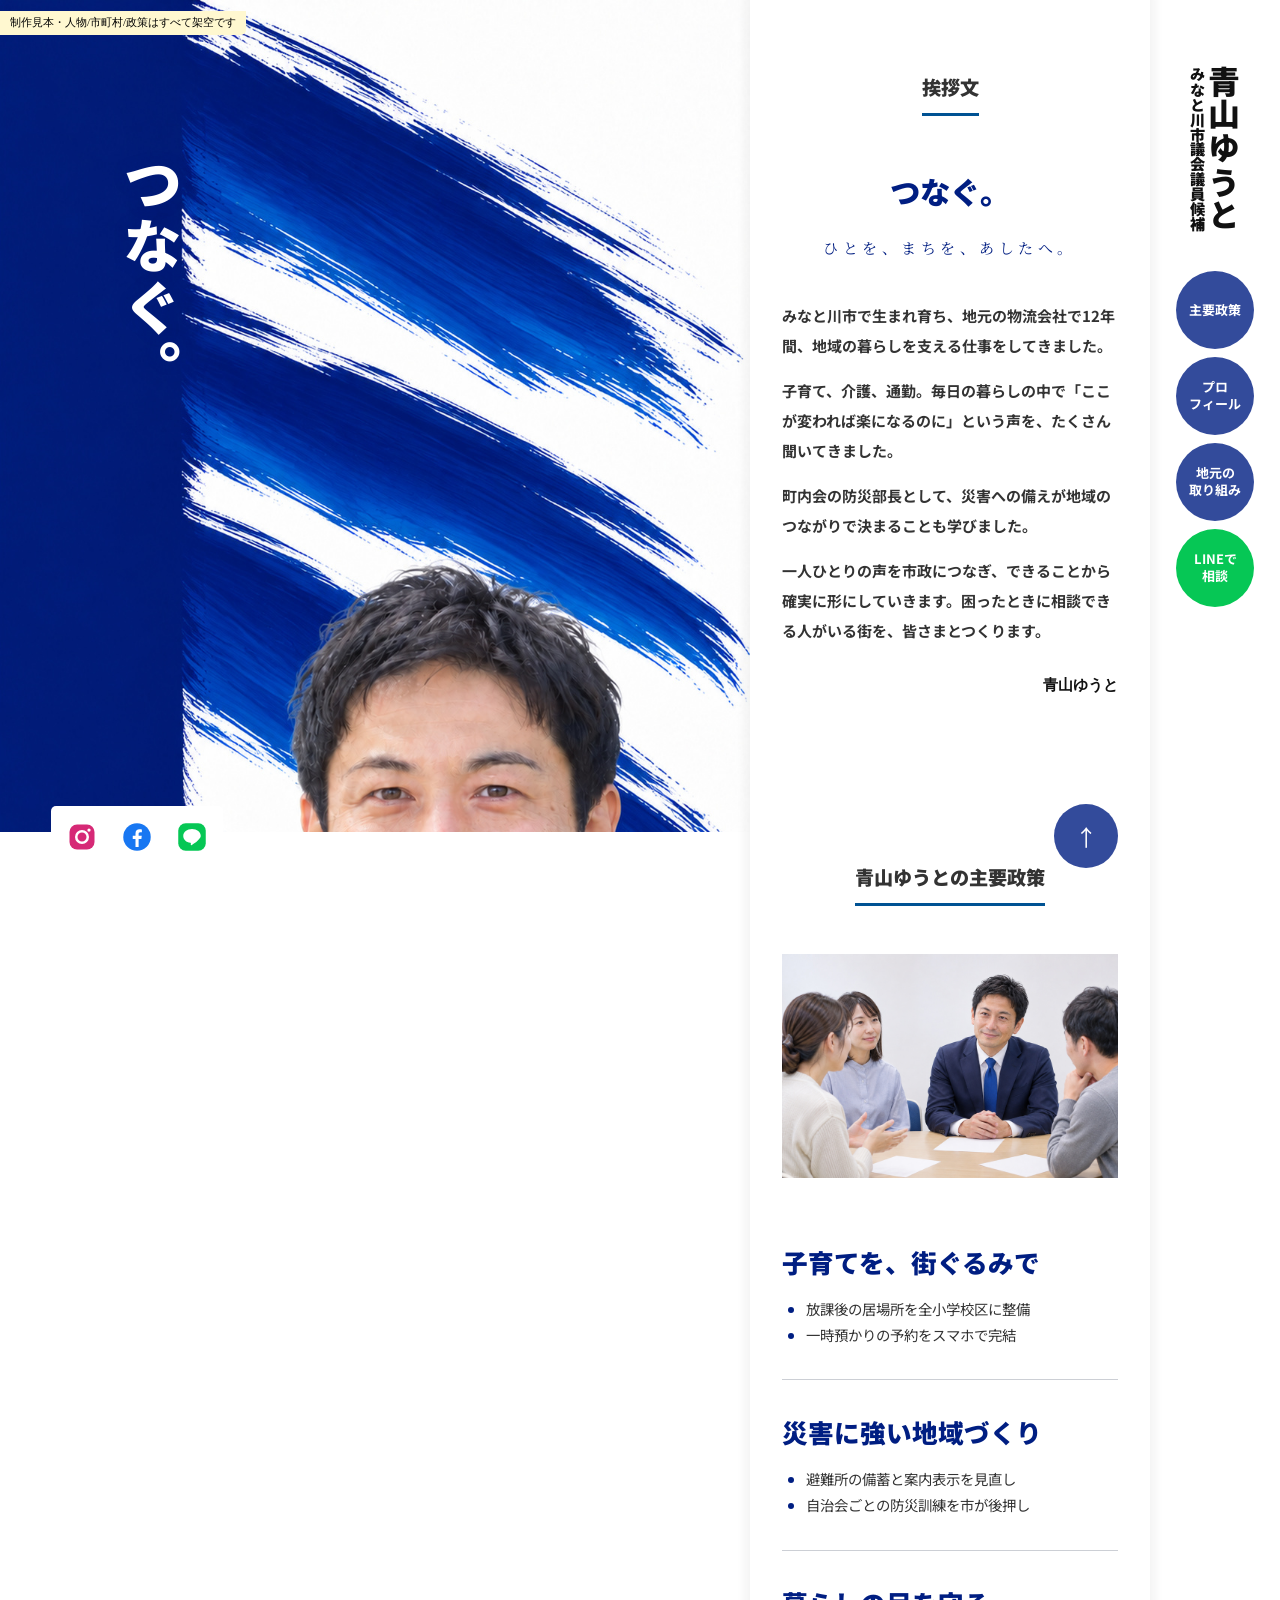
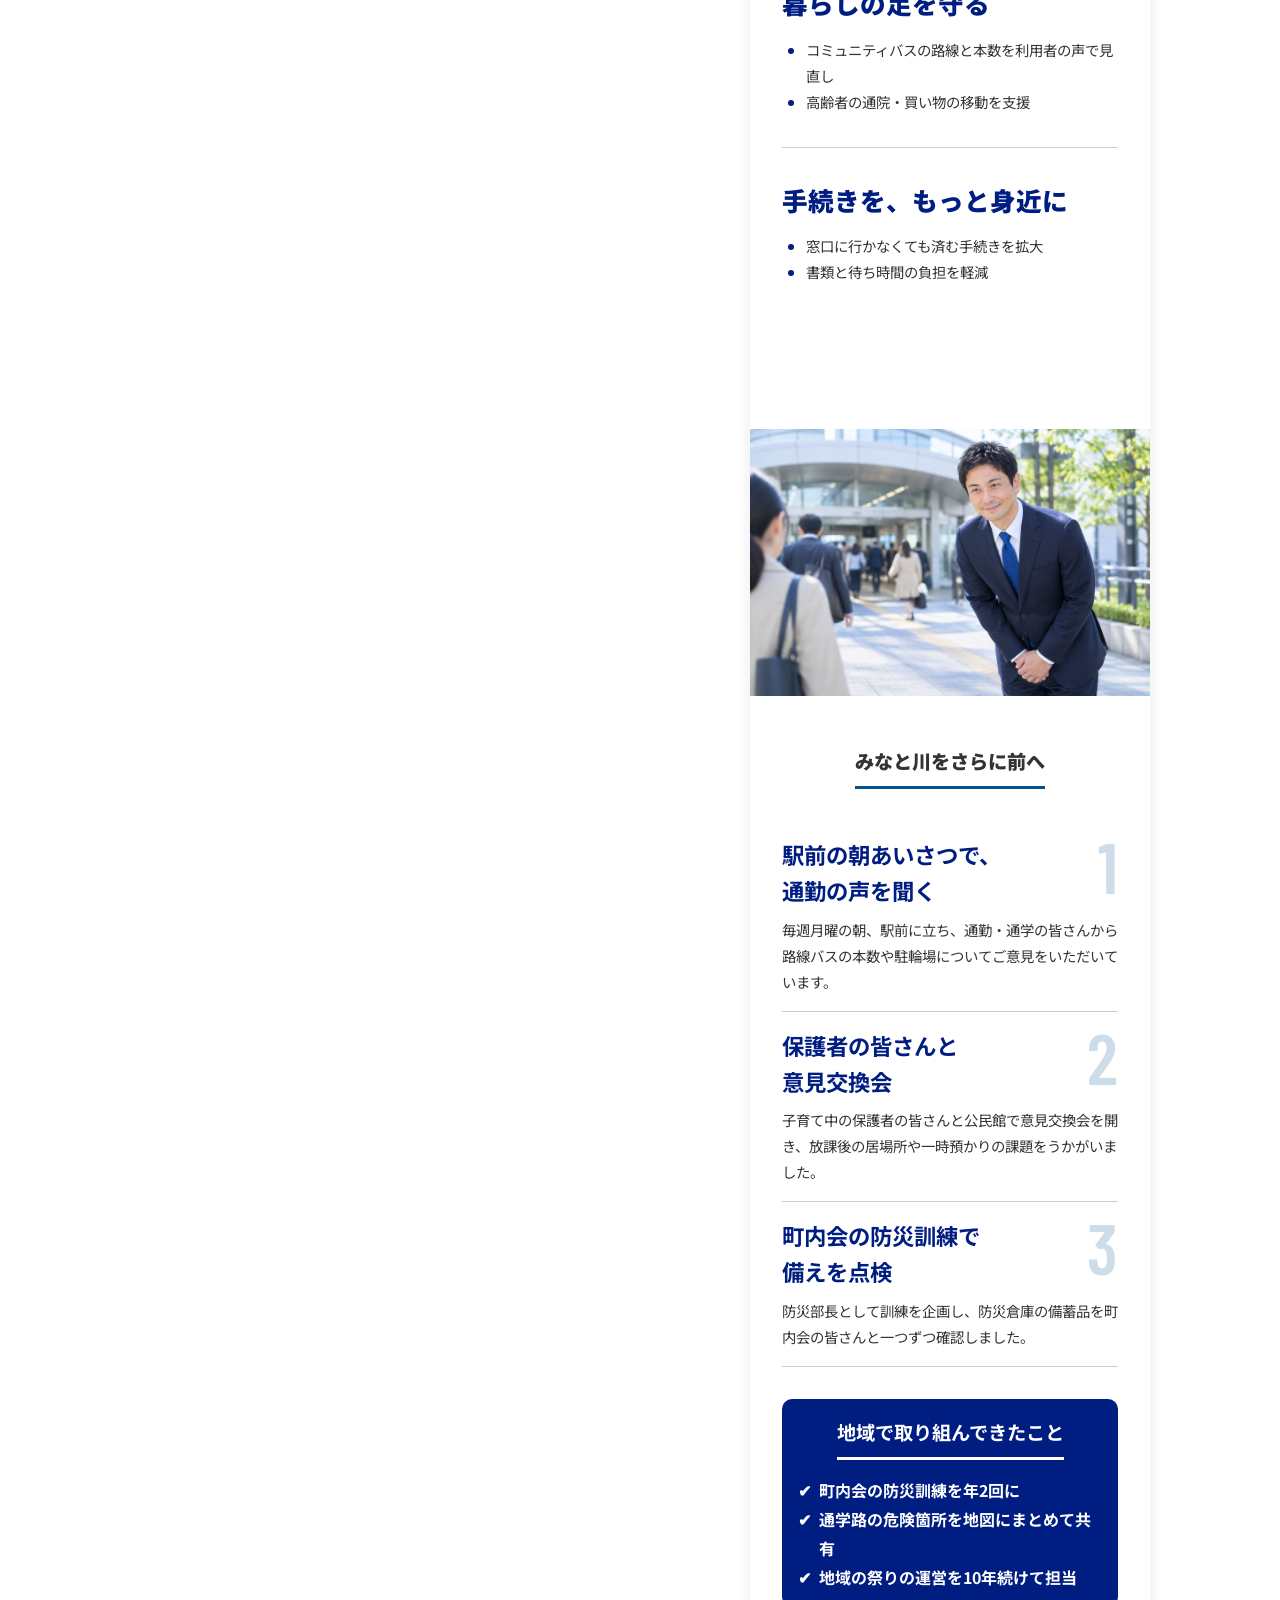
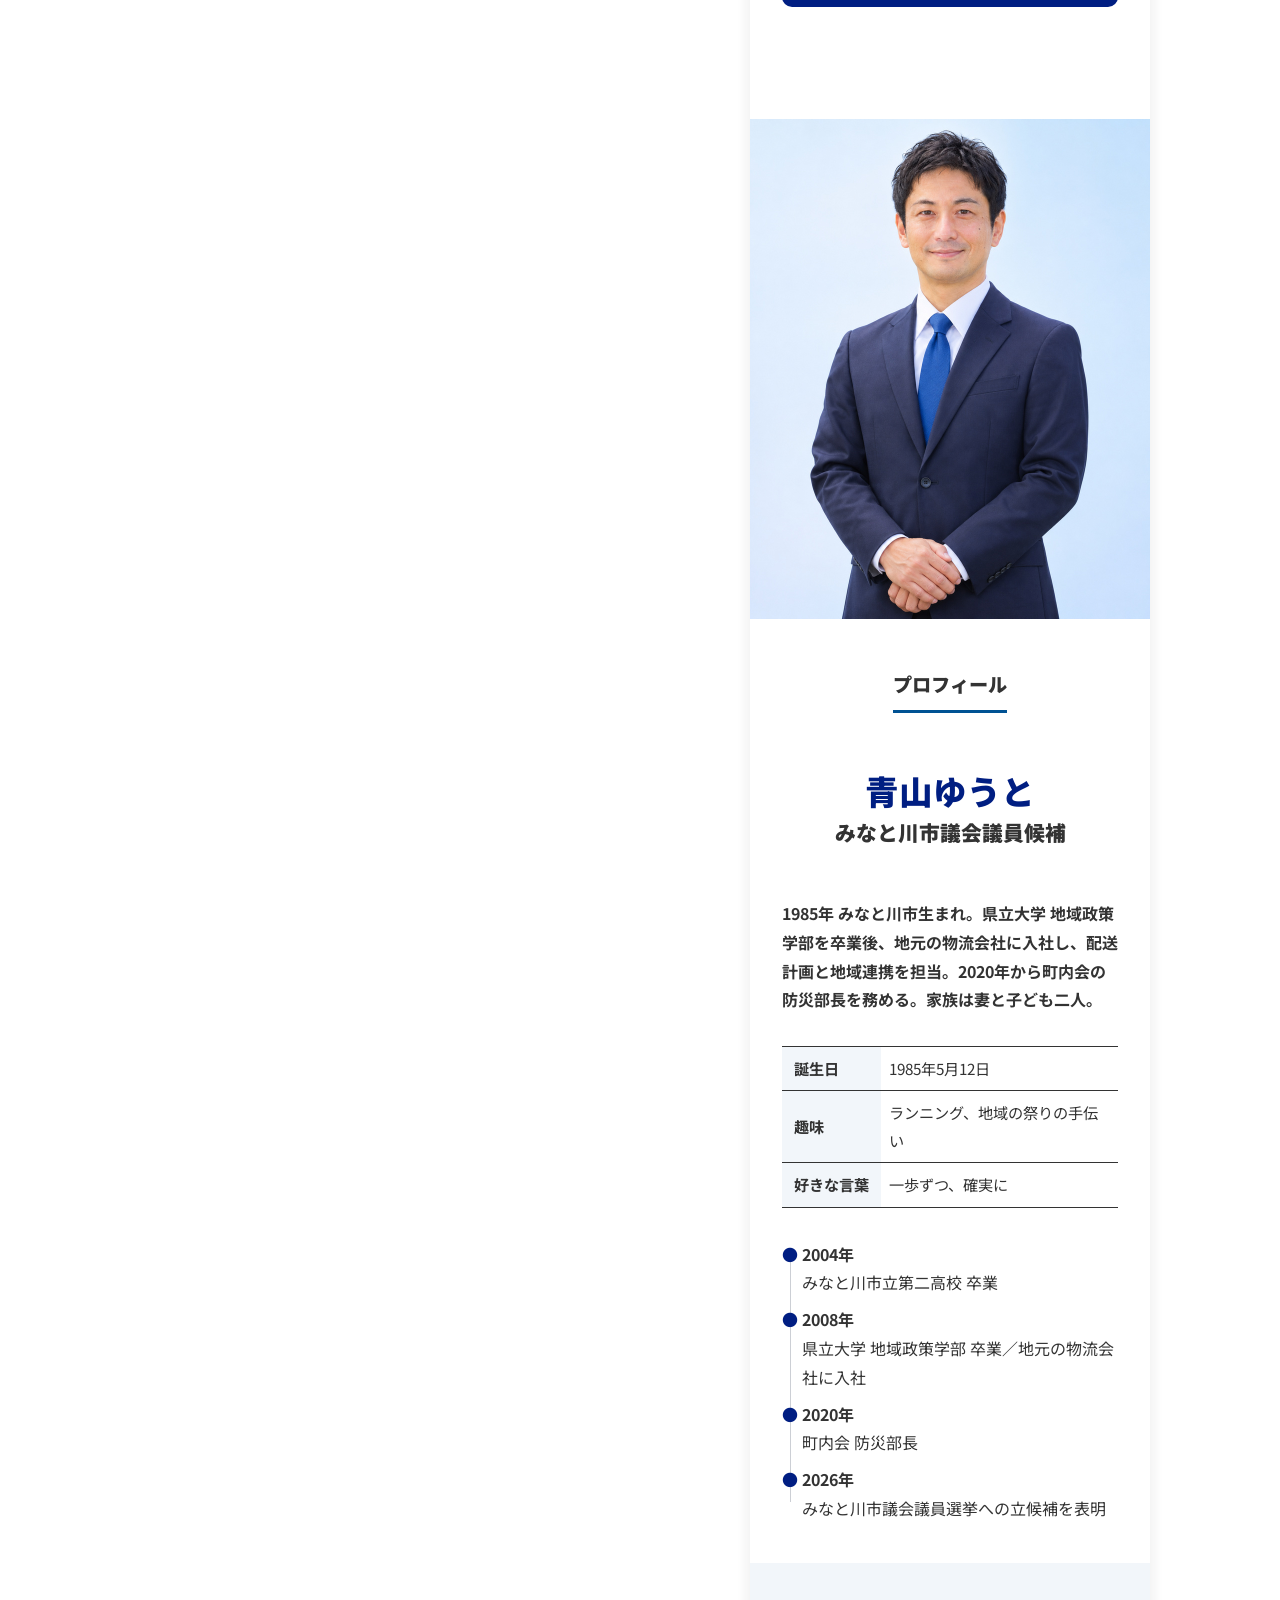
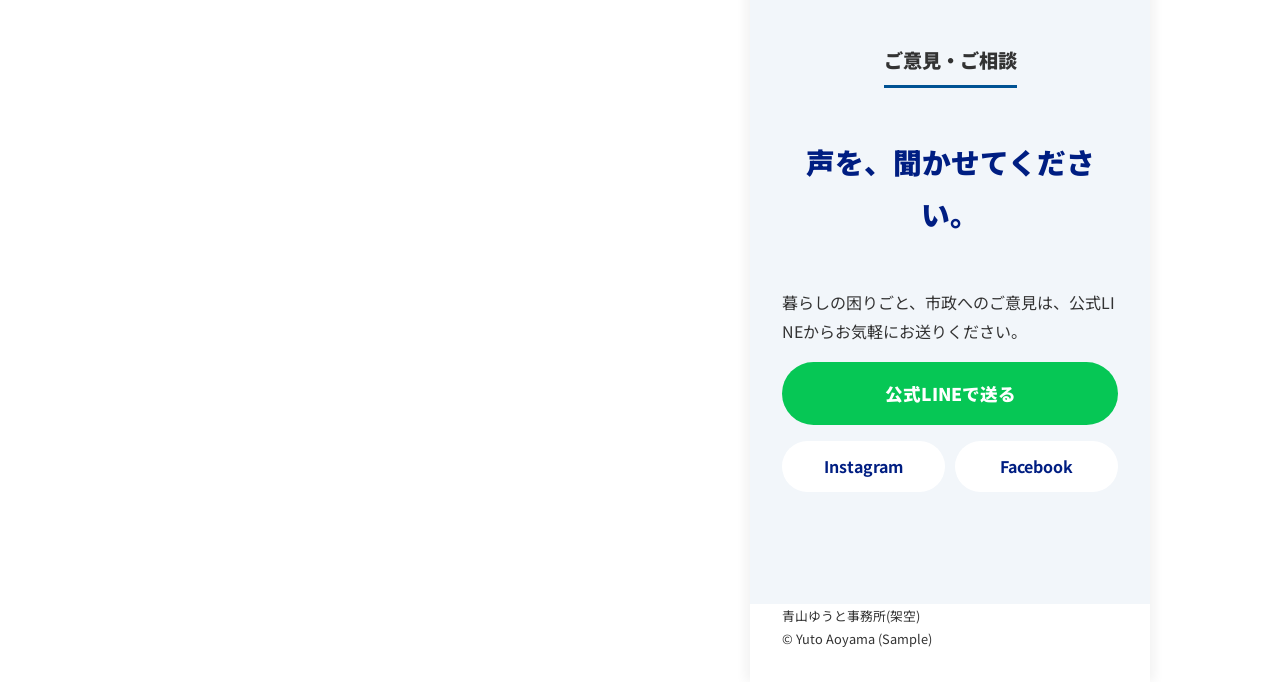
<file: index.html>
<!doctype html>
<html lang="ja">
<head>
<meta charset="utf-8">
<meta name="viewport" content="width=device-width,initial-scale=1">
<title>青山ゆうと 公式サイト(制作見本)</title>
<link href="https://fonts.googleapis.com/css2?family=Barlow+Condensed:wght@600&family=Noto+Sans+JP:wght@400;700;900&family=Noto+Serif+JP:wght@700&family=Yuji+Syuku&display=swap" rel="stylesheet">
<style>
/* 参考サイトの実測値をそのまま使用 */
:root{--basecolor:rgba(0,30,130,1);--subcolor2:rgba(0,95,180,1);--line:#333;--text:#333}
html,body{margin:0;padding:0;scroll-behavior:smooth}
body *{box-sizing:border-box;position:relative;line-height:1.8}
img{max-width:100%;display:block;height:auto}
a{color:inherit;transition:.3s}
ul{padding-left:1.5rem}
ul li::marker{color:var(--basecolor)}
.sample{position:fixed;left:0;top:0;z-index:50;font-size:11px;background:#fff8d0;padding:2px 10px;border-radius:0 0 5px 0}
#container{width:100%;display:flex;flex-wrap:nowrap;font-family:"Noto Sans JP",sans-serif;color:var(--text);background:#fff;word-break:break-all}
/* 背景:写真+筆の跡+縦書きスローガン(固定) */
.bgbox{z-index:0;width:100%;height:100dvh;max-height:65vw;position:fixed;left:0;top:0;overflow:hidden;background:#fff}
.bgbox .photo{position:absolute;left:0;top:0;width:calc(100% - 530px);height:100%;overflow:hidden}
.bgbox .photo picture,.bgbox .photo .main{display:block;width:100%;height:100%;object-fit:cover;object-position:60% top}
.bgbox .brush{position:absolute;left:-3%;top:-3%;height:106%;width:34%;max-width:none;object-fit:fill;opacity:.96}
.bgbox .brush2{left:auto;right:-14%;top:-10%;height:80%;transform:rotate(180deg);opacity:.9}
.bgbox .slogan{position:absolute;left:8%;top:18%;writing-mode:vertical-rl;color:#fff;font-weight:900;font-size:clamp(44px,4.6vw,72px);letter-spacing:.06em;line-height:1.1;text-shadow:0 0 14px rgba(0,30,130,.35)}
#site-header{width:calc(100% - 530px);height:100dvh;order:1}
.snsbt{position:fixed;bottom:2rem;left:4vw;background:#fff;padding:1rem;border-radius:5px;display:flex;gap:1rem 25px;align-items:center;z-index:5}
.snsbt a{display:block;width:30px;height:30px}
.snsbt a:hover{opacity:.6}
.snsbt svg{width:30px;height:30px;display:block}
/* 右の縦メニュー */
#menubox{width:130px;position:fixed;right:0;top:0;height:100%;z-index:10}
#mainmenu{display:flex;flex-direction:column;align-items:center;height:100%;padding:2rem 0 0}
#mainmenu h1{margin:2rem auto;display:flex;flex-direction:row-reverse;gap:2px;font-weight:900;color:#111}
#mainmenu h1 .nm{writing-mode:vertical-rl;font-size:2rem;letter-spacing:.04em;line-height:1}
#mainmenu h1 .pos{writing-mode:vertical-rl;font-size:.95rem;line-height:1.1;padding-top:2px}
#mainmenu ul{list-style:none;margin:0;padding:0 0 2rem}
#mainmenu li{margin-top:.5rem}
#mainmenu li a{display:flex;align-items:center;justify-content:center;text-align:center;border-radius:100px;color:#fff;text-decoration:none;background:rgba(0,30,130,.8);width:6em;height:6em;font-size:13px;font-weight:700;line-height:1.3}
#mainmenu li a:hover{background:rgba(1,60,147,1)}
#mainmenu li a.line{background:#06c755}
/* 中央の本文カラム */
#site-content{background:#fff;width:400px;order:2;box-shadow:5px 0 10px rgba(0,0,0,.05),-5px 0 10px rgba(0,0,0,.05);min-height:calc(100vh + 20px);margin:-10px 0;z-index:3}
section{padding:2rem}
section h1{border-bottom:3px solid #005293;display:block;width:fit-content;font-size:1.2rem;margin:3rem auto;padding:0 0 .5rem;text-align:center;font-weight:900}
section .catch{text-align:center;color:var(--basecolor);font-size:1.9rem;margin:3rem auto;font-weight:900}
section .catch span{font-size:1.3rem;color:var(--text);display:block;margin-top:-.5rem}
.subcatch{text-align:center;color:var(--basecolor);font-family:"Noto Serif JP",serif;letter-spacing:.3em;margin:-2rem auto 2.5rem;font-size:15px}
.message{font-weight:bold;font-size:1.1rem;line-height:2rem;margin:0 auto 3rem}
.message p{font-size:15px;line-height:2;margin:0 0 1em}
.sign{font-family:"Yuji Syuku",serif;font-size:2rem;text-align:right;color:#111;margin-top:1.5rem!important}
.policy h2{font-size:1.6rem;color:var(--basecolor);font-weight:900;text-align:left;margin:0;padding:2rem 0 0;border-top:1px solid rgba(2,17,46,.2);line-height:1.6}
.policy h2:first-of-type{border-top:none}
.policy ul{margin:.8rem 0 2rem}
.policy li{font-size:.9rem}
.fullimg{display:block;margin:5rem auto -2rem;z-index:5}
#area dl{margin:0}
#area dt{font-weight:bold;color:var(--basecolor);font-size:1.4rem;padding-right:3rem;line-height:1.6}
#area dt::before{position:absolute;font-size:4.5rem;font-family:"Barlow Condensed",sans-serif;font-weight:600;line-height:1;color:rgba(0,82,147,.2);right:0;top:-.5rem}
#area dt:nth-of-type(1)::before{content:'1'}#area dt:nth-of-type(2)::before{content:'2'}#area dt:nth-of-type(3)::before{content:'3'}
#area dd{margin:0 auto 1rem;padding:.5rem 0 1rem;border-bottom:1px solid #ccc;font-size:.9rem}
.ymbox{background:var(--basecolor);border-radius:10px;padding:1rem;color:#fff;margin-top:2rem}
.ymbox h2{border-bottom:3px solid #fff;margin:0 auto 1rem;padding:0 0 .5rem;width:fit-content;font-size:1.2rem}
.ymbox ul{list-style:none;margin:0;padding:0}
.ymbox li{font-weight:bold;display:flex;gap:.5rem}
.ymbox li::before{content:'✔';flex:none}
#profile .catch{font-size:2.1rem}
#profile .catch+p{font-weight:bold}
#profile table{margin:2rem auto;border-collapse:collapse;border-bottom:1px solid var(--line);width:100%}
#profile th,#profile td{padding:.5rem;border-top:1px solid var(--line);text-align:left;font-size:.95rem}
#profile th{padding:.5rem .75rem;background:rgba(0,82,147,.05);white-space:nowrap}
#profile dl{margin:0}
#profile dt,#profile dd{padding:0 0 0 1.25em;margin:0}
#profile dt{font-weight:bold}
#profile dd{padding-bottom:.5rem}
#profile dt::before{content:'●';position:absolute;color:var(--basecolor);left:0;top:0;z-index:5}
#profile dt::after,#profile dd::after{content:'';position:absolute;left:.5em;top:.5em;width:1px;height:100%;z-index:2;background:rgba(2,17,46,.2)}
#profile dd:last-of-type::after{display:none}
#contact{background:rgba(0,82,147,.05);margin-bottom:-6rem;padding-bottom:7rem}
#contact .catch{font-size:1.8rem}
.btn-line{display:block;text-align:center;background:#06c755;color:#fff;font-weight:900;text-decoration:none;border-radius:2rem;padding:1rem;font-size:1.1rem}
.sns2{display:flex;gap:10px;margin-top:1rem}
.sns2 a{flex:1;text-align:center;text-decoration:none;font-weight:bold;color:var(--basecolor);background:#fff;border-radius:2rem;padding:.7rem}
footer{padding:2rem;font-size:.8rem}
#pagetop{z-index:10;position:sticky;bottom:2rem;padding:0 2rem;text-align:right}
#pagetop a{width:4rem;height:4rem;display:inline-flex;align-items:center;justify-content:center;background:rgba(0,30,130,.8);border-radius:4rem;color:#fff;text-decoration:none;font-size:1.4rem}
#menubox2{display:none}
@media(max-width:860px){
  #site-header{display:none}
  #site-content{width:calc(100vw - 170px);margin:0 auto 0 0}
  #menubox{width:170px}
  .bgbox .photo{width:100%}
}
@media(max-width:560px){
  #container{display:block}
  #menubox{display:none}
  #menubox2{display:flex;position:absolute;top:0;left:0;width:100%;height:90px;background:#fff;z-index:40;justify-content:space-between;align-items:center;padding:0 1rem}
  #menubox2 .logo{font-weight:900;font-size:1.5rem;color:#111;line-height:1.1}
  #menubox2 .logo small{display:block;font-size:.7rem}
  #ocbt{width:70px;height:70px;border-radius:4rem;background:var(--basecolor);color:#fff;display:flex;flex-direction:column;align-items:center;justify-content:center;gap:4px;font-size:.6rem;text-decoration:none}
  #ocbt i{display:block;width:30px;height:4px;border-radius:3px;background:#fff}
  .bgbox{position:relative;height:100dvh;min-height:640px;max-height:180vw;padding-top:90px}
  .bgbox .photo{position:absolute;top:90px;width:100%;height:calc(100% - 90px)}
  .bgbox .photo .main{object-position:center top}
  .bgbox .brush{width:44%}
  .bgbox .slogan{top:calc(90px + 6%);left:7%;font-size:56px}
  .snsbt{position:absolute;bottom:2rem;left:2rem;width:calc(100% - 4rem);justify-content:center}
  #site-content{width:100%;margin:0;box-shadow:none}
}
</style>
</head>
<body>
<p class="sample">制作見本・人物/市町村/政策はすべて架空です</p>
<div id="container">
  <div class="bgbox">
    <div class="photo">
      <picture><source srcset="img/top_sp.jpg" media="(max-width:560px)"><img class="main" src="img/top_pc.jpg" alt=""></picture>
      <p class="slogan">つなぐ。</p>
    </div>
  </div>
  <header id="site-header">
    <div class="snsbt">
      <a href="#" aria-label="Instagram"><svg viewBox="0 0 24 24"><rect x="2" y="2" width="20" height="20" rx="6" fill="#d62976"/><circle cx="12" cy="12" r="4.6" fill="none" stroke="#fff" stroke-width="2"/><circle cx="17.6" cy="6.4" r="1.3" fill="#fff"/></svg></a>
      <a href="#" aria-label="Facebook"><svg viewBox="0 0 24 24"><circle cx="12" cy="12" r="11" fill="#1877f2"/><path d="M13.3 20v-6.4h2.2l.3-2.6h-2.5V9.5c0-.7.2-1.3 1.3-1.3h1.3V5.9c-.6-.1-1.3-.1-1.9-.1-1.9 0-3.2 1.2-3.2 3.3V11H8.6v2.6h2.2V20z" fill="#fff"/></svg></a>
      <a href="#" aria-label="LINE"><svg viewBox="0 0 24 24"><rect x="1" y="1" width="22" height="22" rx="6" fill="#06c755"/><path d="M12 5.5c-4 0-7 2.5-7 5.6 0 2.8 2.4 5.1 5.7 5.5.6.1.4.6.3 1.6 0 .3.3.5.6.3 2.6-1.5 5.4-3.6 6.6-5.5.5-.6.8-1.3.8-1.9 0-3.1-3-5.6-7-5.6z" fill="#fff"/></svg></a>
    </div>
  </header>
  <div id="menubox">
    <nav id="mainmenu">
      <h1><span class="nm">青山ゆうと</span><span class="pos">みなと川市議会議員候補</span></h1>
      <ul>
        <li><a href="#policy">主要政策</a></li>
        <li><a href="#profile">プロ<br>フィール</a></li>
        <li><a href="#area">地元の<br>取り組み</a></li>
        <li><a class="line" href="#contact">LINEで<br>相談</a></li>
      </ul>
    </nav>
  </div>
  <div id="menubox2"><p class="logo"><small>みなと川市議会議員候補</small>青山ゆうと</p><a id="ocbt" href="#policy"><i></i><i></i><i></i>メニュー</a></div>

  <div id="site-content">
    <main>
      <section id="message">
        <h1>挨拶文</h1>
        <p class="catch">つなぐ。</p>
        <p class="subcatch">ひとを、まちを、あしたへ。</p>
        <div class="message">
          <p>みなと川市で生まれ育ち、地元の物流会社で12年間、地域の暮らしを支える仕事をしてきました。</p>
          <p>子育て、介護、通勤。毎日の暮らしの中で「ここが変われば楽になるのに」という声を、たくさん聞いてきました。</p>
          <p>町内会の防災部長として、災害への備えが地域のつながりで決まることも学びました。</p>
          <p>一人ひとりの声を市政につなぎ、できることから確実に形にしていきます。困ったときに相談できる人がいる街を、皆さまとつくります。</p>
          <p class="sign">青山ゆうと</p>
        </div>
      </section>

      <section id="policy" class="policy">
        <h1>青山ゆうとの主要政策</h1>
        <img src="img/act2.jpg" alt="">
        <div style="margin-top:2rem">
          <h2>子育てを、街ぐるみで</h2>
          <ul><li>放課後の居場所を全小学校区に整備</li><li>一時預かりの予約をスマホで完結</li></ul>
          <h2>災害に強い地域づくり</h2>
          <ul><li>避難所の備蓄と案内表示を見直し</li><li>自治会ごとの防災訓練を市が後押し</li></ul>
          <h2>暮らしの足を守る</h2>
          <ul><li>コミュニティバスの路線と本数を利用者の声で見直し</li><li>高齢者の通院・買い物の移動を支援</li></ul>
          <h2>手続きを、もっと身近に</h2>
          <ul><li>窓口に行かなくても済む手続きを拡大</li><li>書類と待ち時間の負担を軽減</li></ul>
        </div>
      </section>

      <div class="fullimg"><img src="img/act1.jpg" alt=""></div>
      <section id="area">
        <h1>みなと川をさらに前へ</h1>
        <dl>
          <dt>駅前の朝あいさつで、<br>通勤の声を聞く</dt>
          <dd>毎週月曜の朝、駅前に立ち、通勤・通学の皆さんから路線バスの本数や駐輪場についてご意見をいただいています。</dd>
          <dt>保護者の皆さんと<br>意見交換会</dt>
          <dd>子育て中の保護者の皆さんと公民館で意見交換会を開き、放課後の居場所や一時預かりの課題をうかがいました。</dd>
          <dt>町内会の防災訓練で<br>備えを点検</dt>
          <dd>防災部長として訓練を企画し、防災倉庫の備蓄品を町内会の皆さんと一つずつ確認しました。</dd>
        </dl>
        <div class="ymbox">
          <h2>地域で取り組んできたこと</h2>
          <ul><li>町内会の防災訓練を年2回に</li><li>通学路の危険箇所を地図にまとめて共有</li><li>地域の祭りの運営を10年続けて担当</li></ul>
        </div>
      </section>

      <div class="fullimg"><img src="img/profile.jpg" alt=""></div>
      <section id="profile">
        <h1>プロフィール</h1>
        <p class="catch">青山ゆうと<span>みなと川市議会議員候補</span></p>
        <p>1985年 みなと川市生まれ。県立大学 地域政策学部を卒業後、地元の物流会社に入社し、配送計画と地域連携を担当。2020年から町内会の防災部長を務める。家族は妻と子ども二人。</p>
        <table>
          <tr><th>誕生日</th><td>1985年5月12日</td></tr>
          <tr><th>趣味</th><td>ランニング、地域の祭りの手伝い</td></tr>
          <tr><th>好きな言葉</th><td>一歩ずつ、確実に</td></tr>
        </table>
        <dl>
          <dt>2004年</dt><dd>みなと川市立第二高校 卒業</dd>
          <dt>2008年</dt><dd>県立大学 地域政策学部 卒業／地元の物流会社に入社</dd>
          <dt>2020年</dt><dd>町内会 防災部長</dd>
          <dt>2026年</dt><dd>みなと川市議会議員選挙への立候補を表明</dd>
        </dl>
      </section>

      <section id="contact">
        <h1>ご意見・ご相談</h1>
        <p class="catch">声を、聞かせてください。</p>
        <p>暮らしの困りごと、市政へのご意見は、公式LINEからお気軽にお送りください。</p>
        <a class="btn-line" href="#">公式LINEで送る</a>
        <div class="sns2"><a href="#">Instagram</a><a href="#">Facebook</a></div>
      </section>
    </main>
    <div id="pagetop"><a href="#container" aria-label="ページの先頭へ">↑</a></div>
    <footer>青山ゆうと事務所(架空)<br>© Yuto Aoyama (Sample)</footer>
  </div>
</div>
</body>
</html>
</file>
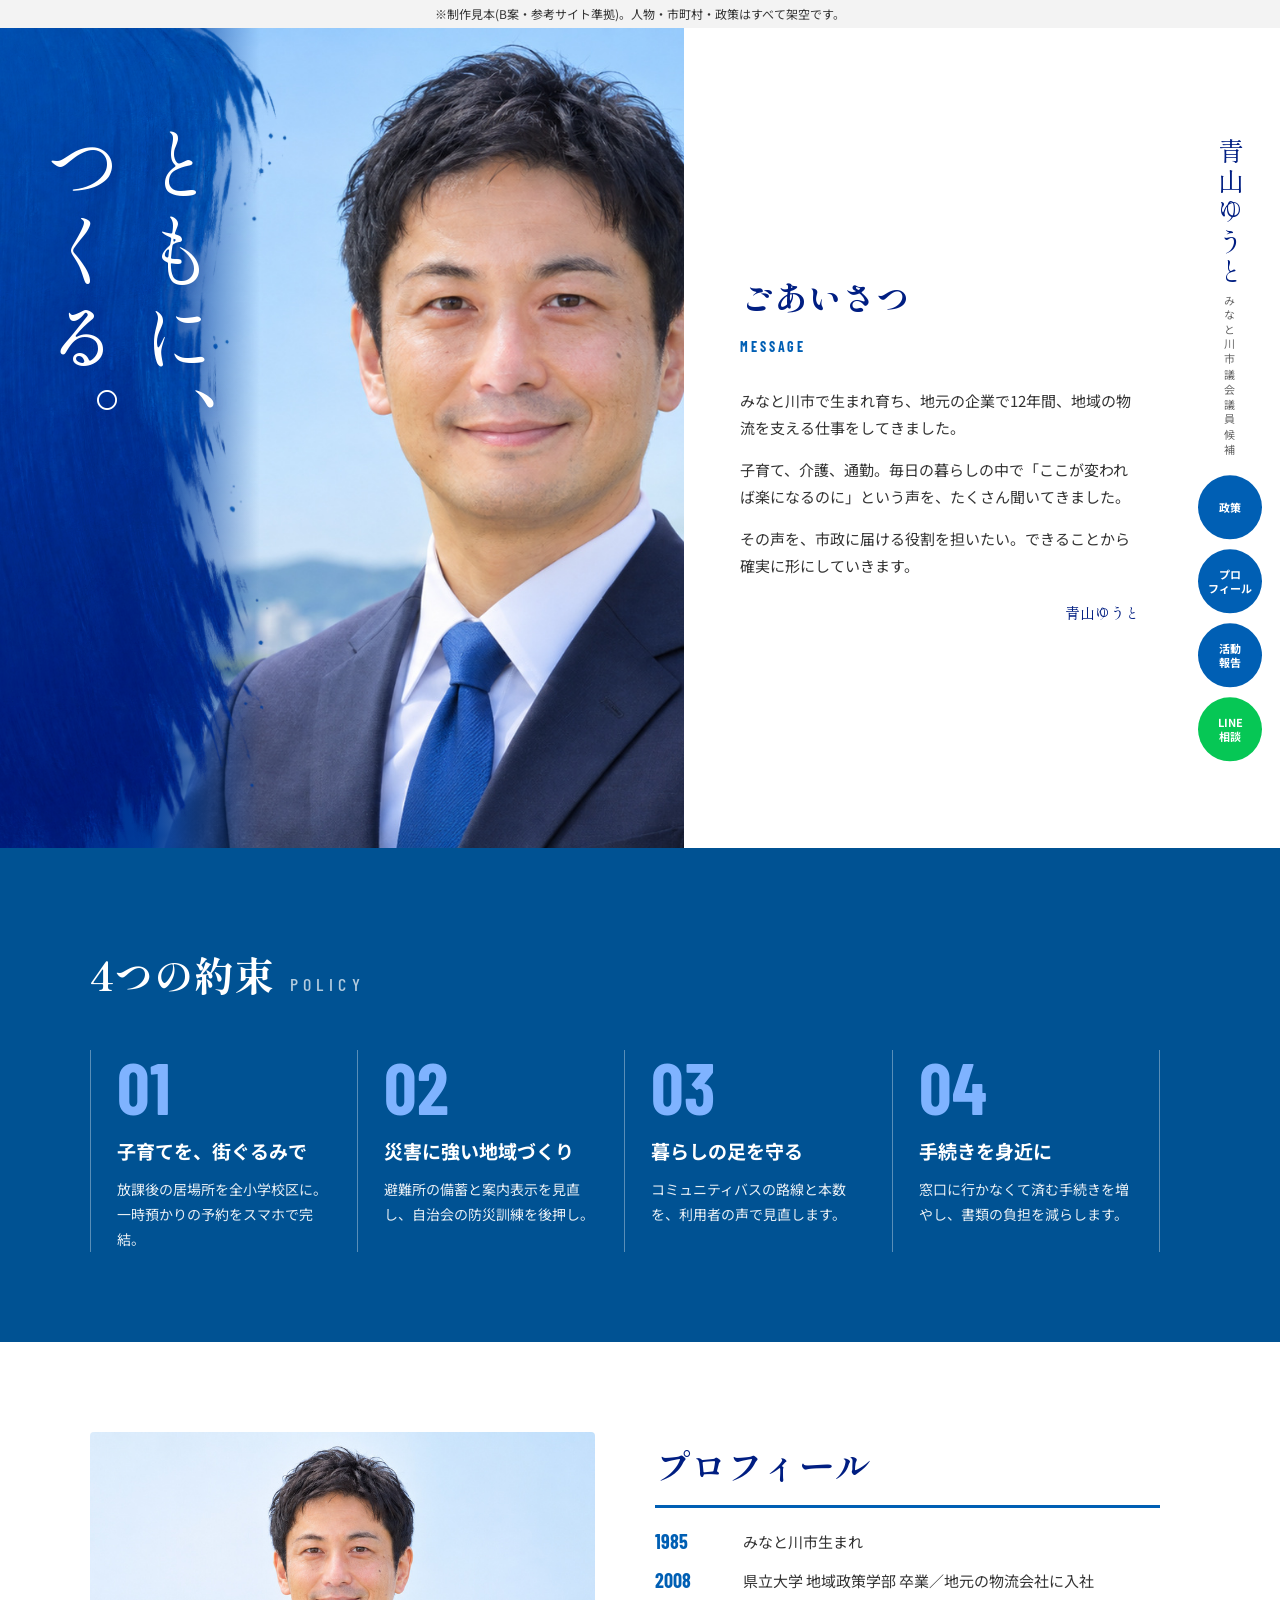
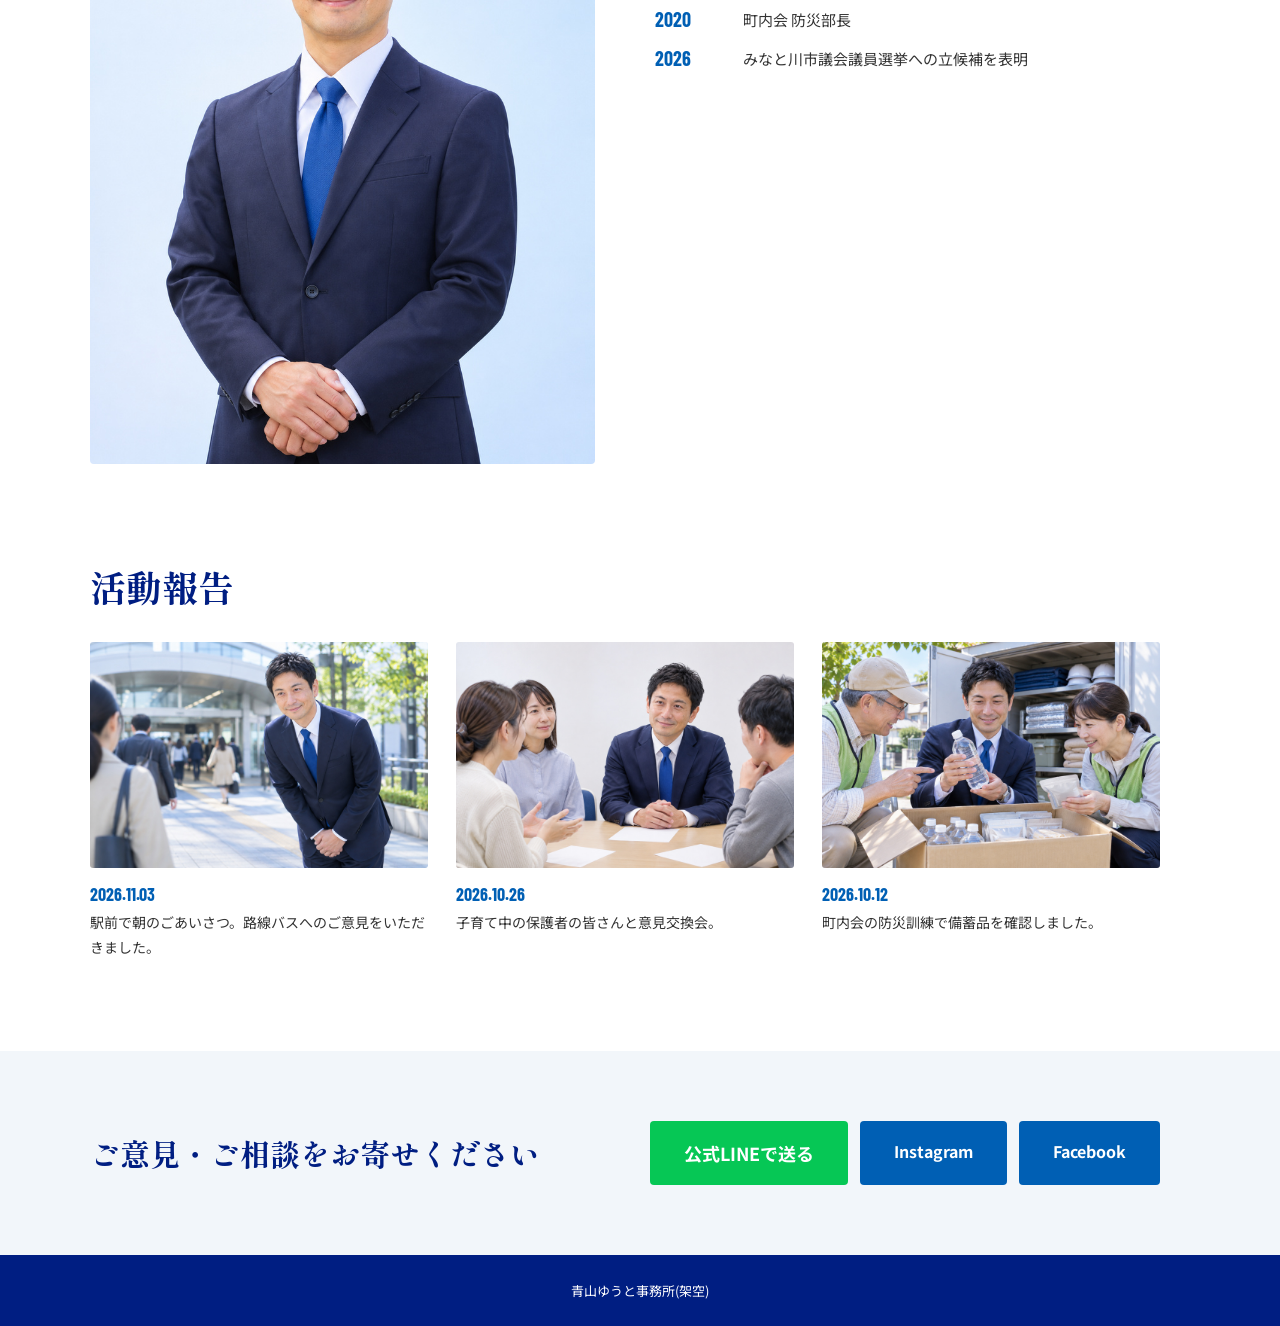
<file: b/index.html>
<!doctype html>
<html lang="ja">
<head>
<meta charset="utf-8">
<meta name="viewport" content="width=device-width,initial-scale=1">
<title>青山ゆうと｜B案 参考サイト準拠(見本)</title>
<link href="https://fonts.googleapis.com/css2?family=Barlow+Condensed:wght@500;700&family=Noto+Sans+JP:wght@400;700;900&family=Shippori+Mincho+B1:wght@800&display=swap" rel="stylesheet">
<style>
/* 参考 shinjiro.info の実測値: 青 rgb(0,82,147)/(0,95,180)/(0,30,130)・英字 Barlow Condensed・角丸3〜5px・影ほぼ無し・本文#333 */
:root{--b1:#005293;--b2:#005fb4;--b3:#001e82;--ink:#333}
*{box-sizing:border-box;margin:0;padding:0}
body{font-family:"Noto Sans JP",sans-serif;color:var(--ink);line-height:1.8;background:#fff}
img{display:block;max-width:100%}
a{color:inherit;text-decoration:none}
.note{font-size:12px;background:#f3f3f3;text-align:center;padding:3px}
/* 縦の固定ナビ(参考の丸い青ボタン) */
.side{position:fixed;right:18px;top:50%;transform:translateY(-50%);z-index:9;display:flex;flex-direction:column;gap:10px;align-items:center}
.side .vname{writing-mode:vertical-rl;font-family:"Shippori Mincho B1",serif;font-size:26px;color:var(--b3);letter-spacing:.15em;margin-bottom:8px}
.side .vname small{font-size:11px;font-family:"Noto Sans JP";color:#666}
.side a.c{width:64px;height:64px;border-radius:50%;background:var(--b2);color:#fff;font-size:11px;font-weight:700;display:flex;align-items:center;justify-content:center;text-align:center;line-height:1.3}
.side a.c.line{background:#06c755}
/* FV: 写真+筆の跡+縦書き */
.fv{display:grid;grid-template-columns:58% 1fr;height:min(92vh,820px);padding-right:100px}
.fv-photo{position:relative;overflow:hidden;background:var(--b1)}
.fv-photo img{width:100%;height:100%;object-fit:cover;object-position:70% 20%;mix-blend-mode:normal}
.fv-photo::before{content:"";position:absolute;inset:0;z-index:1;background:linear-gradient(90deg,#001e82 0%,#003c9a 22%,rgba(0,60,154,0) 38%)}
.fv-photo .brush{z-index:2;position:absolute;left:-6%;top:-4%;height:108%;width:auto;max-width:none;object-fit:contain}
.fv-catch{z-index:3;position:absolute;left:5%;top:12%;writing-mode:vertical-rl;font-family:"Shippori Mincho B1",serif;font-size:clamp(48px,6vw,92px);color:#fff;letter-spacing:.12em;line-height:1.25;text-shadow:0 0 18px rgba(0,30,130,.4)}
.fv-text{padding:72px 40px 40px 56px;align-self:center}
.fv-text h2{font-family:"Shippori Mincho B1",serif;font-size:34px;color:var(--b3);margin-bottom:6px}
.fv-text .en{font-family:"Barlow Condensed";font-weight:700;letter-spacing:.2em;color:var(--b2);font-size:14px;margin-bottom:28px}
.fv-text p{font-size:15px;margin-bottom:1em}
.sign{font-family:"Shippori Mincho B1",serif;font-size:28px;color:var(--b3);text-align:right;margin-top:20px}
/* 政策: 番号を大きく、横一列の帯 */
.pol{background:var(--b1);color:#fff;padding:90px 120px 90px 7%}
.pol h2{font-family:"Shippori Mincho B1",serif;font-size:40px;margin-bottom:40px}
.pol h2 b{font-family:"Barlow Condensed";font-size:18px;letter-spacing:.3em;margin-left:16px;opacity:.7;font-weight:500}
.pol ol{list-style:none;display:grid;grid-template-columns:repeat(4,1fr);border-left:1px solid rgba(255,255,255,.35)}
.pol li{padding:0 26px;border-right:1px solid rgba(255,255,255,.35)}
.pol .n{font-family:"Barlow Condensed";font-size:72px;font-weight:700;line-height:1;color:#7fb3ff}
.pol h3{font-size:19px;margin:12px 0 8px}
.pol p{font-size:14px;opacity:.9}
/* プロフィール */
.pro{display:grid;grid-template-columns:1fr 1fr;padding:90px 120px 90px 7%;gap:60px;align-items:start}
.pro img{border-radius:4px}
.pro h2{font-family:"Shippori Mincho B1",serif;font-size:36px;color:var(--b3);border-bottom:3px solid var(--b2);padding-bottom:8px;margin-bottom:20px}
.pro dl{display:grid;grid-template-columns:88px 1fr;row-gap:12px;font-size:15px}
.pro dt{font-family:"Barlow Condensed";font-size:20px;font-weight:700;color:var(--b2);line-height:1.3}
/* 活動 */
.act{padding:0 120px 90px 7%}
.act h2{font-family:"Shippori Mincho B1",serif;font-size:36px;color:var(--b3);margin-bottom:24px}
.act ul{list-style:none;display:grid;grid-template-columns:repeat(3,1fr);gap:28px}
.act img{border-radius:3px;aspect-ratio:3/2;object-fit:cover}
.act time{display:block;font-family:"Barlow Condensed";font-weight:700;color:var(--b2);font-size:18px;margin-top:10px}
.act p{font-size:14px}
.cta{background:rgba(0,82,147,.05);padding:70px 120px 70px 7%;display:flex;justify-content:space-between;align-items:center;gap:30px;flex-wrap:wrap}
.cta h2{font-family:"Shippori Mincho B1",serif;font-size:30px;color:var(--b3)}
.cta .btns{display:flex;gap:12px;flex-wrap:wrap}
.cta a{padding:16px 34px;border-radius:4px;font-weight:700;color:#fff;background:var(--b2)}
.cta a.line{background:#06c755;font-size:18px}
footer{background:var(--b3);color:#fff;text-align:center;padding:24px;font-size:13px}
@media(max-width:768px){
  .side{top:auto;bottom:12px;right:12px;transform:none;flex-direction:row}
  .side .vname,.side a.c:not(.line){display:none}
  .side a.c.line{width:auto;height:auto;padding:12px 18px;border-radius:30px;font-size:14px}
  .fv{grid-template-columns:1fr;padding:0;height:auto}
  .fv-photo{height:560px}
  .fv-catch{font-size:52px;top:8%}
  .fv-text{padding:40px 20px}
  .pol,.pro,.act,.cta{padding-left:20px;padding-right:20px}
  .pol ol{grid-template-columns:1fr;border-left:0}
  .pol li{border-right:0;border-bottom:1px solid rgba(255,255,255,.35);padding:22px 0;display:grid;grid-template-columns:80px 1fr;column-gap:12px}
  .pol .n{font-size:56px;grid-row:span 2}
  .pol h3{margin:0}
  .pro{grid-template-columns:1fr;gap:28px}
  .act ul{grid-template-columns:1fr}
}
</style>
</head>
<body>
<p class="note">※制作見本(B案・参考サイト準拠)。人物・市町村・政策はすべて架空です。</p>
<nav class="side">
  <p class="vname">青山ゆうと<small> みなと川市議会議員候補</small></p>
  <a class="c" href="#pol">政策</a><a class="c" href="#pro">プロ<br>フィール</a><a class="c" href="#act">活動<br>報告</a><a class="c line" href="#cta">LINE<br>相談</a>
</nav>
<section class="fv">
  <div class="fv-photo">
    <img src="../img/hero.jpg" alt="">
    <img class="brush" src="../img/brush.png" alt="" aria-hidden="true">
    <p class="fv-catch">ともに、<br>つくる。</p>
  </div>
  <div class="fv-text">
    <h2>ごあいさつ</h2>
    <p class="en">MESSAGE</p>
    <p>みなと川市で生まれ育ち、地元の企業で12年間、地域の物流を支える仕事をしてきました。</p>
    <p>子育て、介護、通勤。毎日の暮らしの中で「ここが変われば楽になるのに」という声を、たくさん聞いてきました。</p>
    <p>その声を、市政に届ける役割を担いたい。できることから確実に形にしていきます。</p>
    <p class="sign">青山ゆうと</p>
  </div>
</section>
<section class="pol" id="pol">
  <h2>4つの約束<b>POLICY</b></h2>
  <ol>
    <li><span class="n">01</span><h3>子育てを、街ぐるみで</h3><p>放課後の居場所を全小学校区に。一時預かりの予約をスマホで完結。</p></li>
    <li><span class="n">02</span><h3>災害に強い地域づくり</h3><p>避難所の備蓄と案内表示を見直し、自治会の防災訓練を後押し。</p></li>
    <li><span class="n">03</span><h3>暮らしの足を守る</h3><p>コミュニティバスの路線と本数を、利用者の声で見直します。</p></li>
    <li><span class="n">04</span><h3>手続きを身近に</h3><p>窓口に行かなくて済む手続きを増やし、書類の負担を減らします。</p></li>
  </ol>
</section>
<section class="pro" id="pro">
  <img src="../img/profile.jpg" alt="">
  <div>
    <h2>プロフィール</h2>
    <dl>
      <dt>1985</dt><dd>みなと川市生まれ</dd>
      <dt>2008</dt><dd>県立大学 地域政策学部 卒業／地元の物流会社に入社</dd>
      <dt>2020</dt><dd>町内会 防災部長</dd>
      <dt>2026</dt><dd>みなと川市議会議員選挙への立候補を表明</dd>
    </dl>
  </div>
</section>
<section class="act" id="act">
  <h2>活動報告</h2>
  <ul>
    <li><img src="../img/act1.jpg" alt=""><time>2026.11.03</time><p>駅前で朝のごあいさつ。路線バスへのご意見をいただきました。</p></li>
    <li><img src="../img/act2.jpg" alt=""><time>2026.10.26</time><p>子育て中の保護者の皆さんと意見交換会。</p></li>
    <li><img src="../img/act3.jpg" alt=""><time>2026.10.12</time><p>町内会の防災訓練で備蓄品を確認しました。</p></li>
  </ul>
</section>
<section class="cta" id="cta">
  <h2>ご意見・ご相談をお寄せください</h2>
  <div class="btns"><a class="line" href="#">公式LINEで送る</a><a href="#">Instagram</a><a href="#">Facebook</a></div>
</section>
<footer>青山ゆうと事務所(架空)</footer>
</body>
</html>
</file>
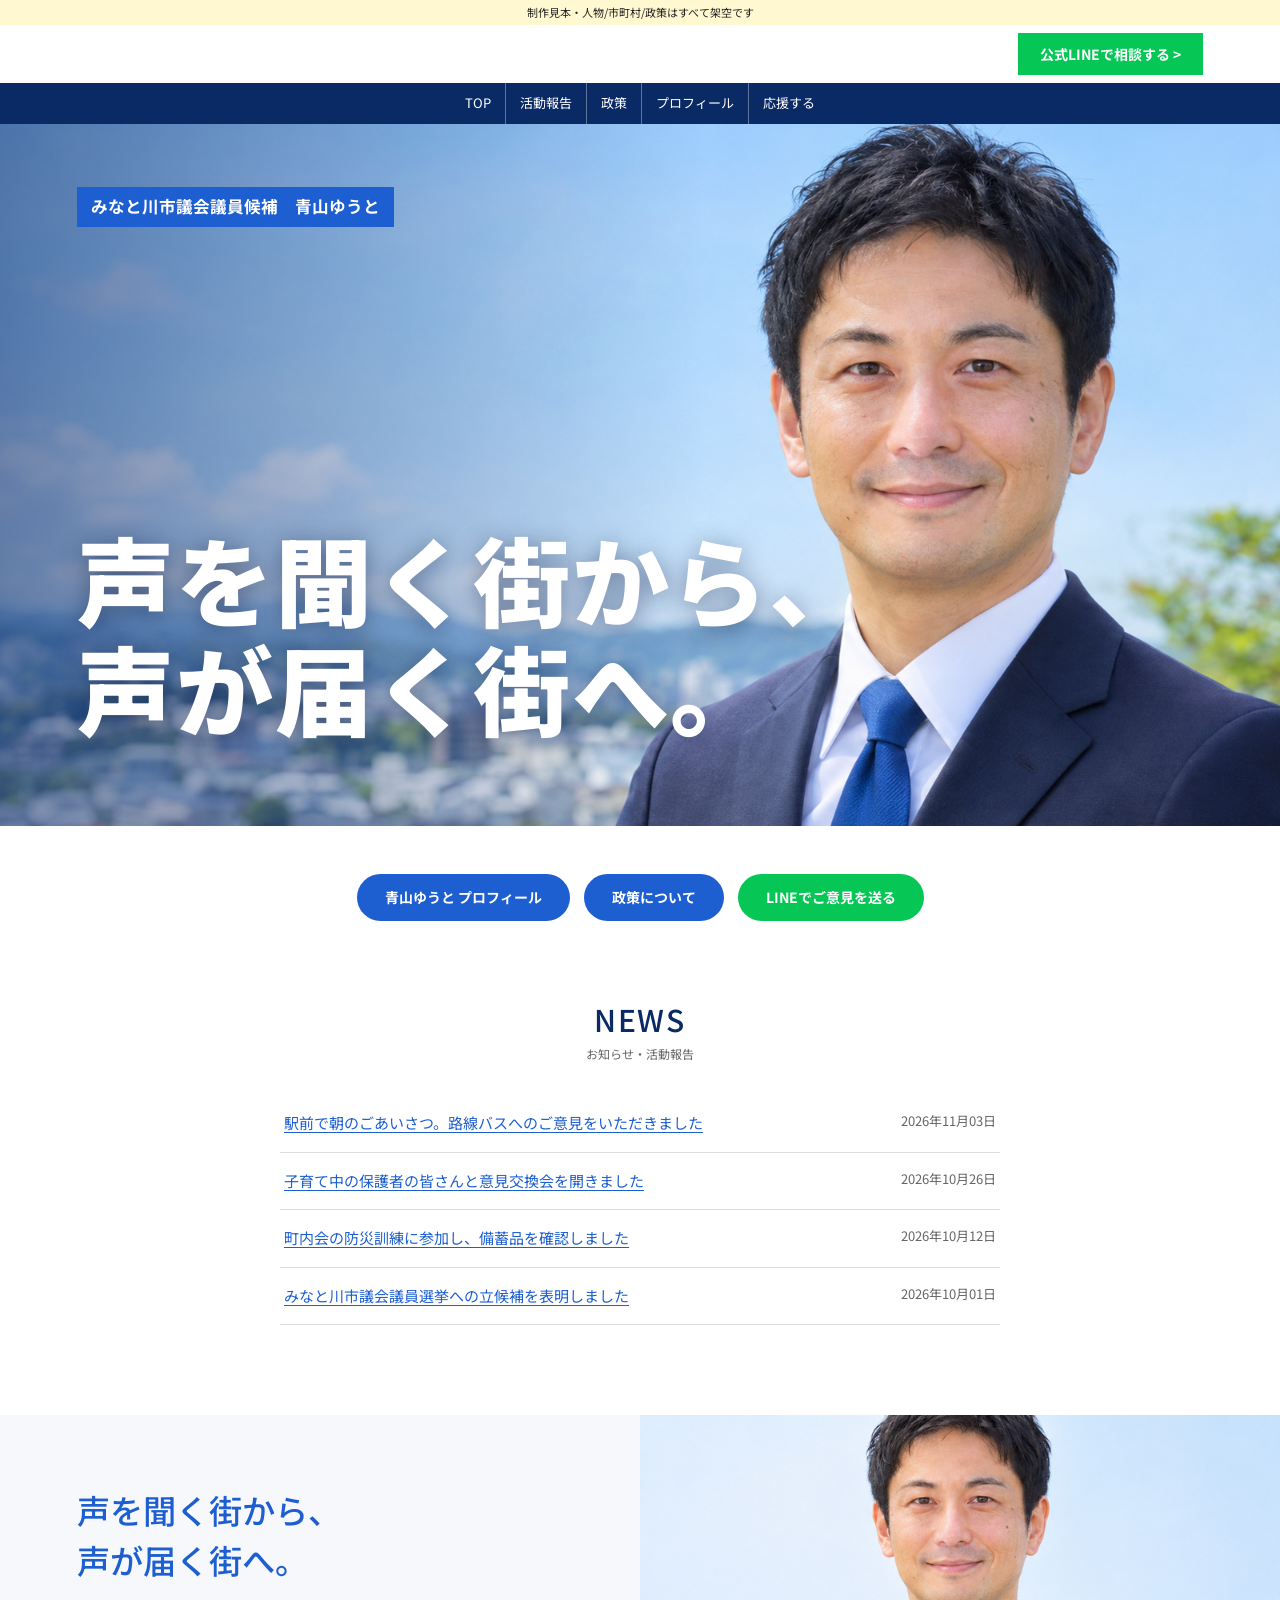
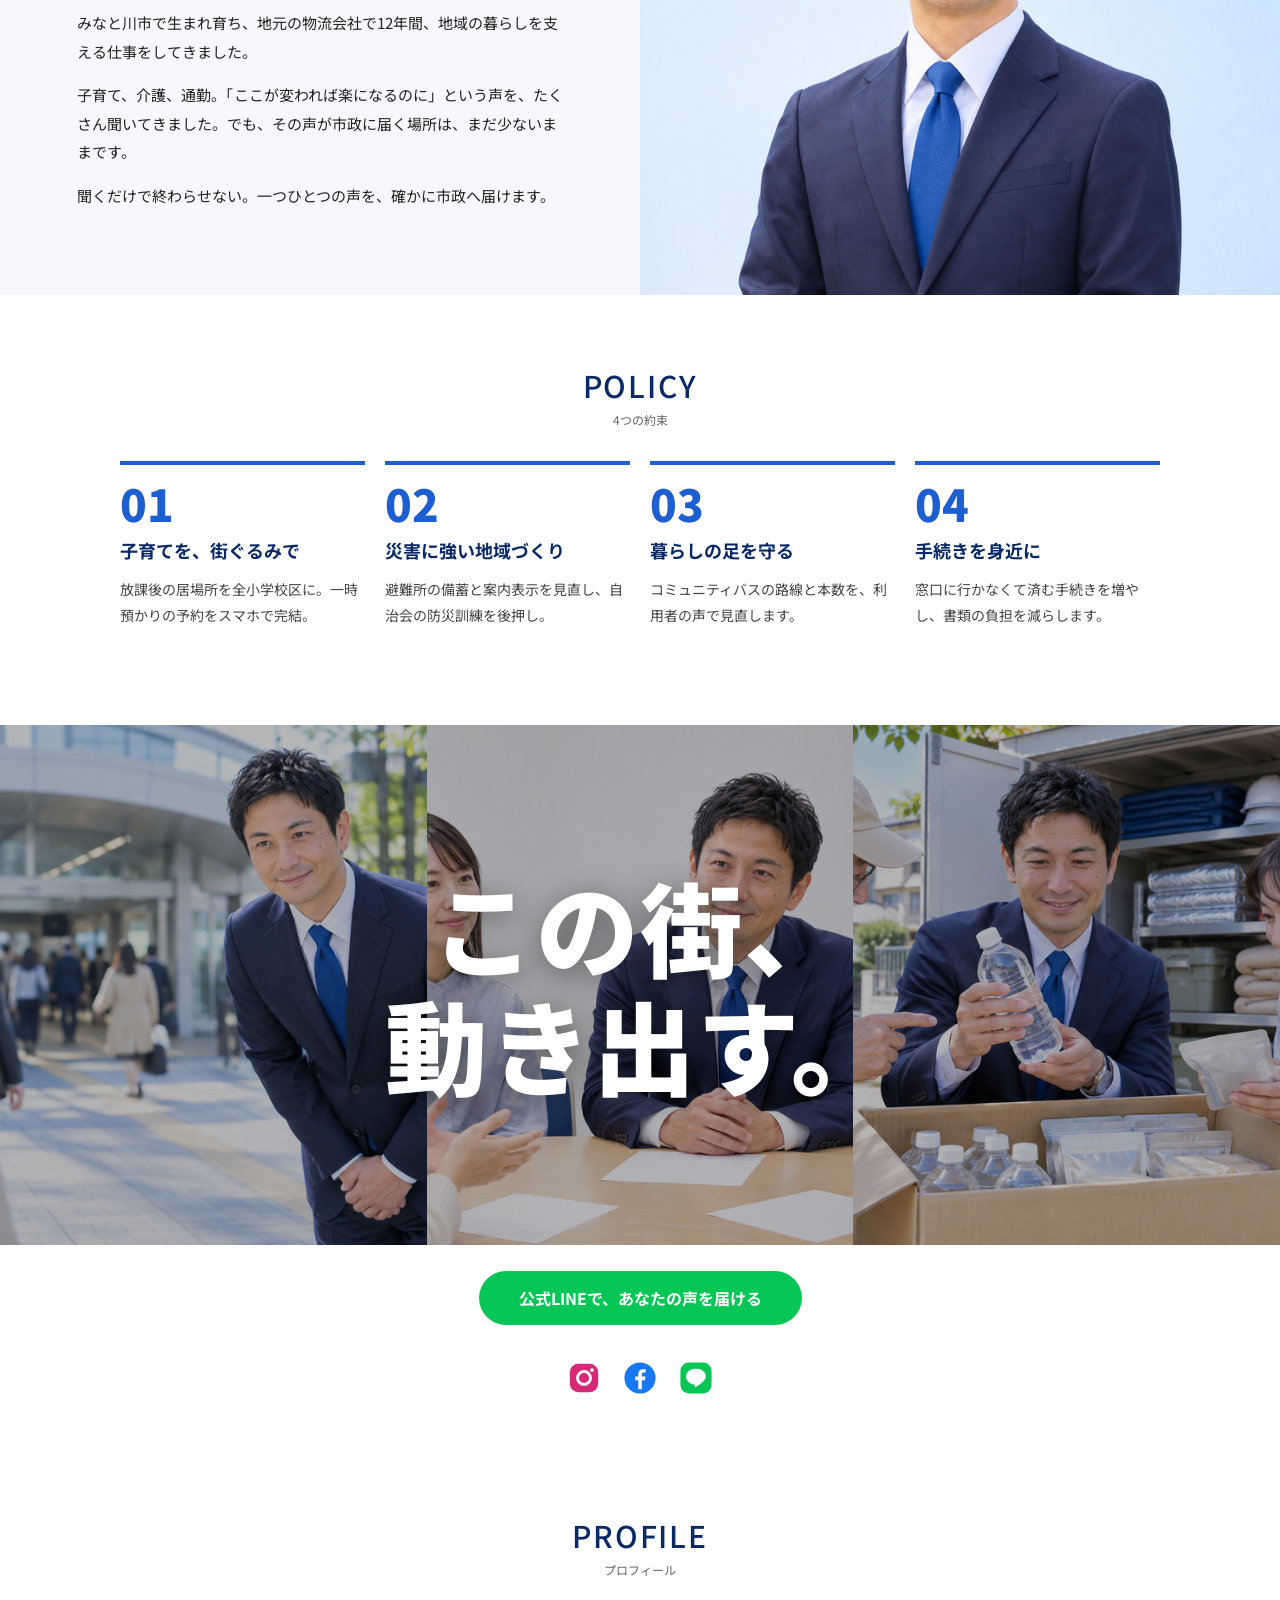
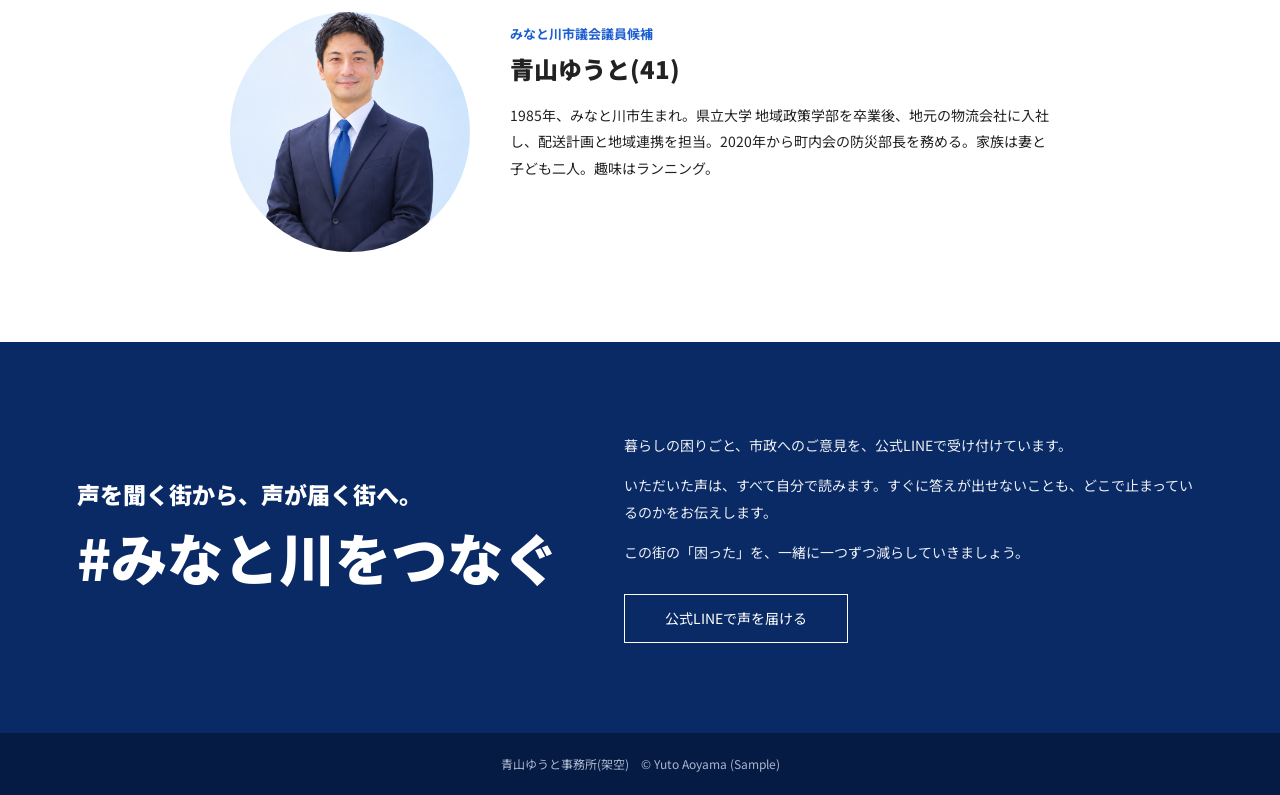
<file: b3/index.html>
<!doctype html>
<html lang="ja">
<head>
<meta charset="utf-8">
<meta name="viewport" content="width=device-width,initial-scale=1">
<title>青山ゆうと 公式サイト(制作見本・B案)</title>
<link href="https://fonts.googleapis.com/css2?family=Noto+Sans+JP:wght@400;500;700;900&display=swap" rel="stylesheet">
<style>
:root{--navy:#0a2a66;--blue:#1d5fd1;--sky:#e8f1fc;--ink:#222}
*{box-sizing:border-box;margin:0;padding:0}
body{font-family:"Noto Sans JP",sans-serif;color:var(--ink);background:#fff;line-height:1.9}
img{display:block;max-width:100%}
a{color:inherit;text-decoration:none}
.sample{font-size:11px;text-align:center;background:#fff8d0;padding:2px}
/* 上部 */
.top{display:flex;justify-content:flex-end;padding:8px 6vw;background:#fff}
.top a{background:#06c755;color:#fff;font-weight:700;font-size:14px;padding:8px 22px}
.gnav{background:var(--navy);display:flex;justify-content:center;gap:0;font-size:13px;color:#fff}
.gnav a{padding:8px 14px;border-left:1px solid rgba(255,255,255,.35)}
.gnav a:first-child{border-left:0}
.gnav a:hover{background:var(--blue)}
/* ヒーロー */
.hero{position:relative;height:min(78vh,720px);min-height:460px;overflow:hidden}
.hero img{width:100%;height:100%;object-fit:cover;object-position:70% 25%}
.hero::after{content:"";position:absolute;inset:0;background:linear-gradient(90deg,rgba(10,42,102,.55),rgba(10,42,102,0) 55%)}
.hero h1{position:absolute;left:6vw;bottom:12%;z-index:2;color:#fff;font-weight:900;font-size:clamp(46px,7.6vw,118px);line-height:1.12;letter-spacing:.02em;text-shadow:0 4px 24px rgba(0,20,60,.45)}
.hero p{position:absolute;left:6vw;top:9%;z-index:2;color:#fff;font-weight:700;font-size:clamp(14px,1.3vw,18px);background:var(--blue);padding:4px 14px}
/* ピル */
.pills{display:flex;justify-content:center;flex-wrap:wrap;gap:14px;padding:48px 20px 8px}
.pills a{background:var(--blue);color:#fff;font-weight:700;font-size:14px;padding:10px 28px;border-radius:999px}
.pills .line{background:#06c755}
/* 見出し */
.h{text-align:center;margin:72px 0 28px}
.h b{display:block;font-size:30px;font-weight:500;letter-spacing:.06em;color:var(--navy);line-height:1.2}
.h span{font-size:12px;color:#666}
/* 活動報告 */
.news{max-width:760px;margin:0 auto;padding:0 20px;list-style:none}
.news li{display:flex;justify-content:space-between;gap:20px;border-bottom:1px solid #ddd;padding:14px 4px;font-size:15px}
.news li a{color:var(--blue);text-decoration:underline;text-underline-offset:3px}
.news time{color:#666;font-size:13px;white-space:nowrap}
/* メッセージ */
.msg{display:grid;grid-template-columns:1fr 1fr;margin-top:90px;background:#f6f8fc}
.msg .tx{padding:70px 6vw}
.msg h2{font-size:clamp(26px,2.6vw,36px);font-weight:500;color:var(--blue);line-height:1.5;margin-bottom:24px}
.msg p{font-size:15px;margin-bottom:1em}
.msg .ph{background:url(../img/profile.jpg) center 20%/cover;min-height:460px}
/* 政策 */
.pol{max-width:1080px;margin:0 auto;padding:0 20px;display:grid;grid-template-columns:repeat(4,1fr);gap:20px}
.pol article{border-top:4px solid var(--blue);padding-top:16px}
.pol .n{font-size:44px;font-weight:900;color:var(--blue);line-height:1}
.pol h3{font-size:18px;color:var(--navy);margin:8px 0}
.pol p{font-size:14px;color:#444}
/* 写真の帯 */
.band{position:relative;margin-top:96px;display:grid;grid-template-columns:repeat(3,1fr);height:min(46vw,520px);overflow:hidden}
.band img{width:100%;height:100%;object-fit:cover;filter:brightness(.72) saturate(1.05)}
.band h2{position:absolute;inset:0;display:flex;align-items:center;justify-content:center;color:#fff;font-weight:900;font-size:clamp(44px,8vw,120px);letter-spacing:.02em;text-shadow:0 6px 30px rgba(0,0,0,.45);text-align:center;line-height:1.15}
.cta{text-align:center;padding:26px 20px}
.cta a{display:inline-block;background:#06c755;color:#fff;font-weight:700;padding:12px 40px;border-radius:999px}
.sns{display:flex;justify-content:center;gap:22px;padding:10px 0 50px}
.sns a{width:34px;height:34px}
.sns svg{width:34px;height:34px}
/* プロフィール */
.pro{max-width:860px;margin:0 auto;padding:0 20px 90px;display:grid;grid-template-columns:240px 1fr;gap:40px;align-items:start}
.pro img{border-radius:50%;aspect-ratio:1;object-fit:cover;object-position:center 15%}
.pro .nm{font-size:24px;font-weight:900}
.pro .nm small{display:block;font-size:13px;color:var(--blue);font-weight:700}
.pro p{font-size:14px;margin-top:10px}
/* 締め */
.close{background:var(--navy);color:#fff;display:grid;grid-template-columns:1fr 1.2fr;gap:5vw;padding:90px 6vw;align-items:center}
.close h2{font-weight:900;line-height:1.3}
.close h2 small{display:block;font-size:clamp(18px,1.8vw,24px);margin-bottom:10px}
.close h2 span{font-size:clamp(36px,4.4vw,62px)}
.close p{font-size:14px;margin-bottom:1em;opacity:.92}
.close .btn{display:inline-block;margin-top:14px;border:1px solid #fff;padding:10px 40px;font-size:14px}
footer{background:#061b44;color:#aab6cc;text-align:center;font-size:12px;padding:20px}
@media(max-width:768px){
  .gnav{flex-wrap:wrap;font-size:12px}
  .gnav a{padding:6px 10px}
  .hero{height:min(70vh,620px)}
  .hero img{object-position:72% 20%}
  .hero::after{background:linear-gradient(0deg,rgba(10,42,102,.7),rgba(10,42,102,0) 55%)}
  .hero h1{bottom:8%}
  .msg,.close{grid-template-columns:1fr}
  .msg .tx{padding:50px 20px}
  .msg .ph{min-height:380px}
  .pol{grid-template-columns:1fr 1fr}
  .band{grid-template-columns:1fr 1fr;height:70vw}
  .band img:nth-child(3){display:none}
  .pro{grid-template-columns:1fr;justify-items:center;text-align:center}
  .pro img{width:200px}
  .close{padding:60px 20px}
}
</style>
</head>
<body>
<p class="sample">制作見本・人物/市町村/政策はすべて架空です</p>
<div class="top"><a href="#close">公式LINEで相談する ></a></div>
<nav class="gnav"><a href="#">TOP</a><a href="#news">活動報告</a><a href="#pol">政策</a><a href="#pro">プロフィール</a><a href="#close">応援する</a></nav>

<section class="hero">
  <img src="../img/hero.jpg" alt="青山ゆうと">
  <p>みなと川市議会議員候補　青山ゆうと</p>
  <h1>声を聞く街から、<br>声が届く街へ。</h1>
</section>

<div class="pills"><a href="#pro">青山ゆうと プロフィール</a><a href="#pol">政策について</a><a class="line" href="#close">LINEでご意見を送る</a></div>

<div class="h" id="news"><b>NEWS</b><span>お知らせ・活動報告</span></div>
<ul class="news">
  <li><a href="#">駅前で朝のごあいさつ。路線バスへのご意見をいただきました</a><time>2026年11月03日</time></li>
  <li><a href="#">子育て中の保護者の皆さんと意見交換会を開きました</a><time>2026年10月26日</time></li>
  <li><a href="#">町内会の防災訓練に参加し、備蓄品を確認しました</a><time>2026年10月12日</time></li>
  <li><a href="#">みなと川市議会議員選挙への立候補を表明しました</a><time>2026年10月01日</time></li>
</ul>

<section class="msg">
  <div class="tx">
    <h2>声を聞く街から、<br>声が届く街へ。</h2>
    <p>みなと川市で生まれ育ち、地元の物流会社で12年間、地域の暮らしを支える仕事をしてきました。</p>
    <p>子育て、介護、通勤。「ここが変われば楽になるのに」という声を、たくさん聞いてきました。でも、その声が市政に届く場所は、まだ少ないままです。</p>
    <p>聞くだけで終わらせない。一つひとつの声を、確かに市政へ届けます。</p>
  </div>
  <div class="ph" role="img" aria-label="青山ゆうと"></div>
</section>

<div class="h" id="pol"><b>POLICY</b><span>4つの約束</span></div>
<div class="pol">
  <article><p class="n">01</p><h3>子育てを、街ぐるみで</h3><p>放課後の居場所を全小学校区に。一時預かりの予約をスマホで完結。</p></article>
  <article><p class="n">02</p><h3>災害に強い地域づくり</h3><p>避難所の備蓄と案内表示を見直し、自治会の防災訓練を後押し。</p></article>
  <article><p class="n">03</p><h3>暮らしの足を守る</h3><p>コミュニティバスの路線と本数を、利用者の声で見直します。</p></article>
  <article><p class="n">04</p><h3>手続きを身近に</h3><p>窓口に行かなくて済む手続きを増やし、書類の負担を減らします。</p></article>
</div>

<section class="band">
  <img src="../img/act1.jpg" alt=""><img src="../img/act2.jpg" alt=""><img src="../img/act3.jpg" alt="">
  <h2>この街、<br>動き出す。</h2>
</section>
<div class="cta"><a href="#close">公式LINEで、あなたの声を届ける</a></div>
<div class="sns">
  <a href="#" aria-label="Instagram"><svg viewBox="0 0 24 24"><rect x="2" y="2" width="20" height="20" rx="6" fill="#d62976"/><circle cx="12" cy="12" r="4.6" fill="none" stroke="#fff" stroke-width="2"/><circle cx="17.6" cy="6.4" r="1.3" fill="#fff"/></svg></a>
  <a href="#" aria-label="Facebook"><svg viewBox="0 0 24 24"><circle cx="12" cy="12" r="11" fill="#1877f2"/><path d="M13.3 20v-6.4h2.2l.3-2.6h-2.5V9.5c0-.7.2-1.3 1.3-1.3h1.3V5.9c-.6-.1-1.3-.1-1.9-.1-1.9 0-3.2 1.2-3.2 3.3V11H8.6v2.6h2.2V20z" fill="#fff"/></svg></a>
  <a href="#" aria-label="LINE"><svg viewBox="0 0 24 24"><rect x="1" y="1" width="22" height="22" rx="6" fill="#06c755"/><path d="M12 5.5c-4 0-7 2.5-7 5.6 0 2.8 2.4 5.1 5.7 5.5.6.1.4.6.3 1.6 0 .3.3.5.6.3 2.6-1.5 5.4-3.6 6.6-5.5.5-.6.8-1.3.8-1.9 0-3.1-3-5.6-7-5.6z" fill="#fff"/></svg></a>
</div>

<div class="h" id="pro"><b>PROFILE</b><span>プロフィール</span></div>
<section class="pro">
  <img src="../img/profile.jpg" alt="">
  <div>
    <p class="nm"><small>みなと川市議会議員候補</small>青山ゆうと(41)</p>
    <p>1985年、みなと川市生まれ。県立大学 地域政策学部を卒業後、地元の物流会社に入社し、配送計画と地域連携を担当。2020年から町内会の防災部長を務める。家族は妻と子ども二人。趣味はランニング。</p>
  </div>
</section>

<section class="close" id="close">
  <h2><small>声を聞く街から、声が届く街へ。</small><span>#みなと川をつなぐ</span></h2>
  <div>
    <p>暮らしの困りごと、市政へのご意見を、公式LINEで受け付けています。</p>
    <p>いただいた声は、すべて自分で読みます。すぐに答えが出せないことも、どこで止まっているのかをお伝えします。</p>
    <p>この街の「困った」を、一緒に一つずつ減らしていきましょう。</p>
    <a class="btn" href="#">公式LINEで声を届ける</a>
  </div>
</section>
<footer>青山ゆうと事務所(架空)　© Yuto Aoyama (Sample)</footer>
</body>
</html>
</file>
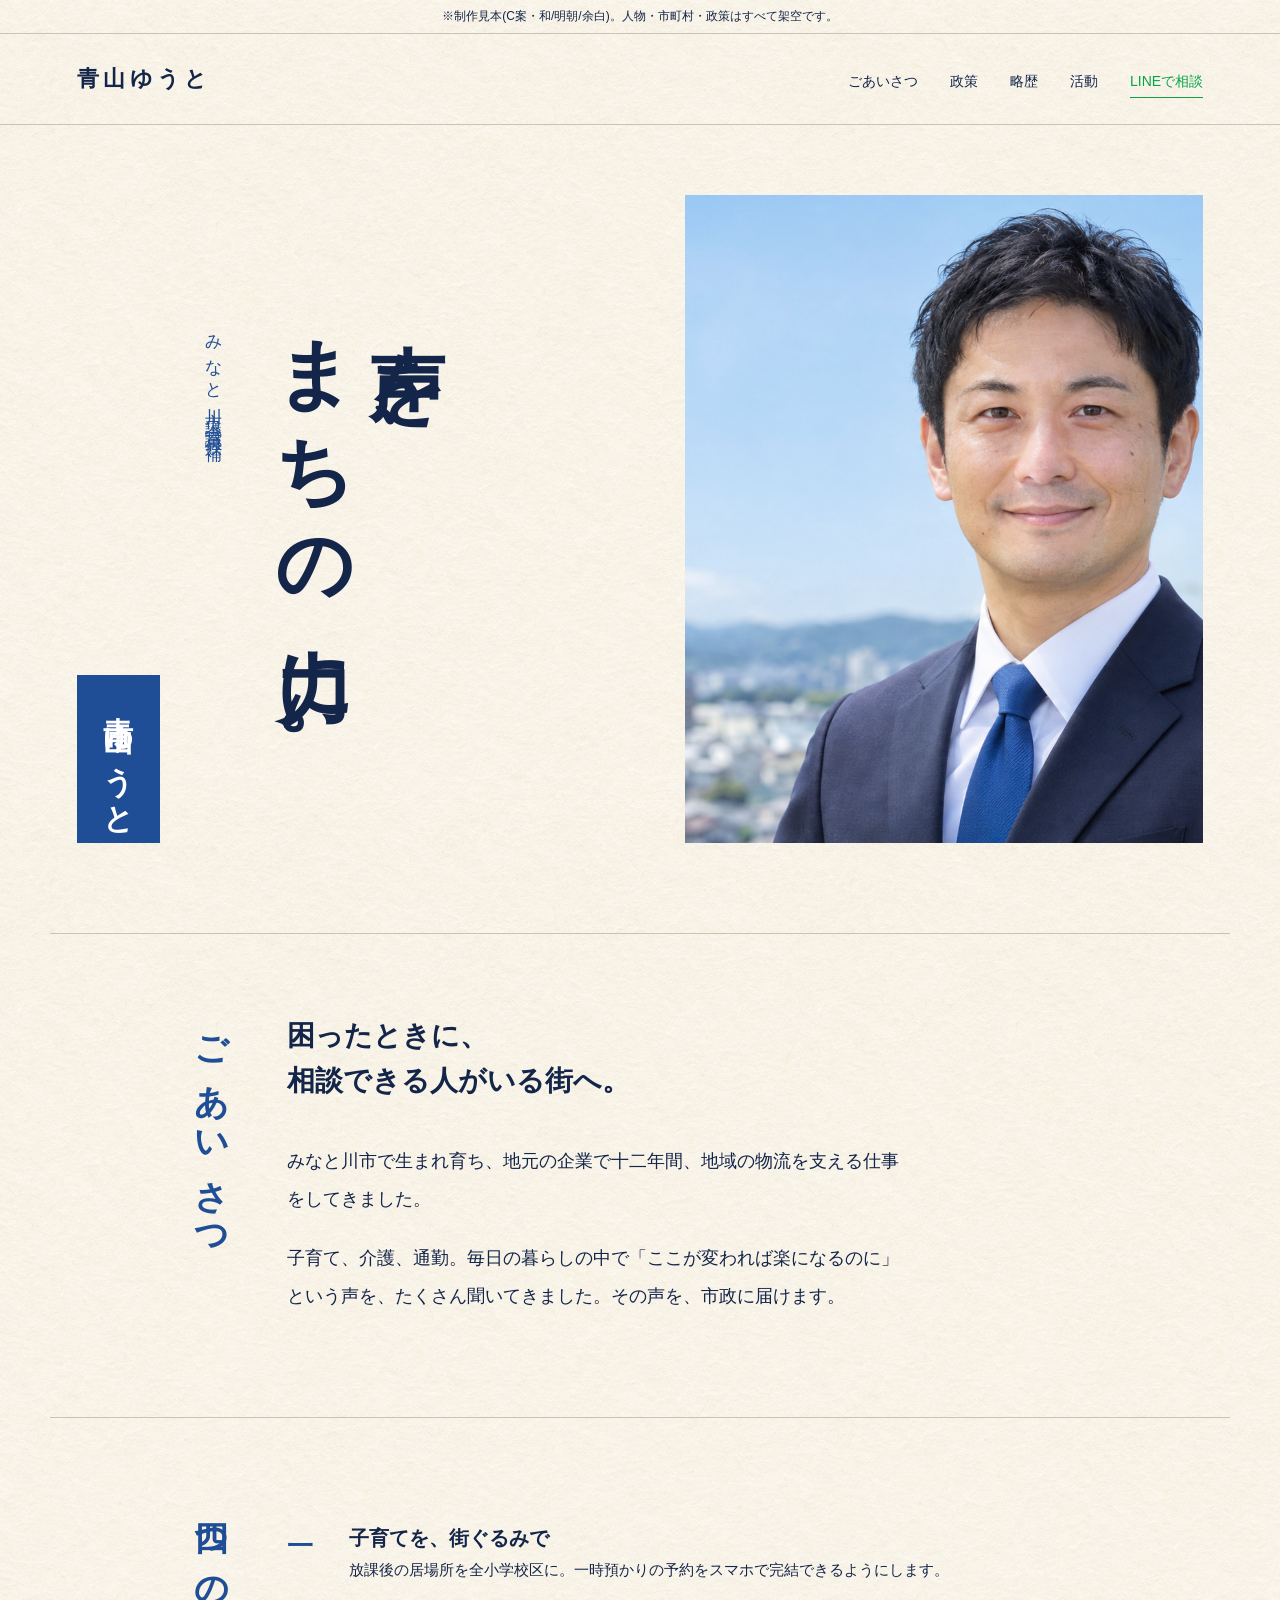
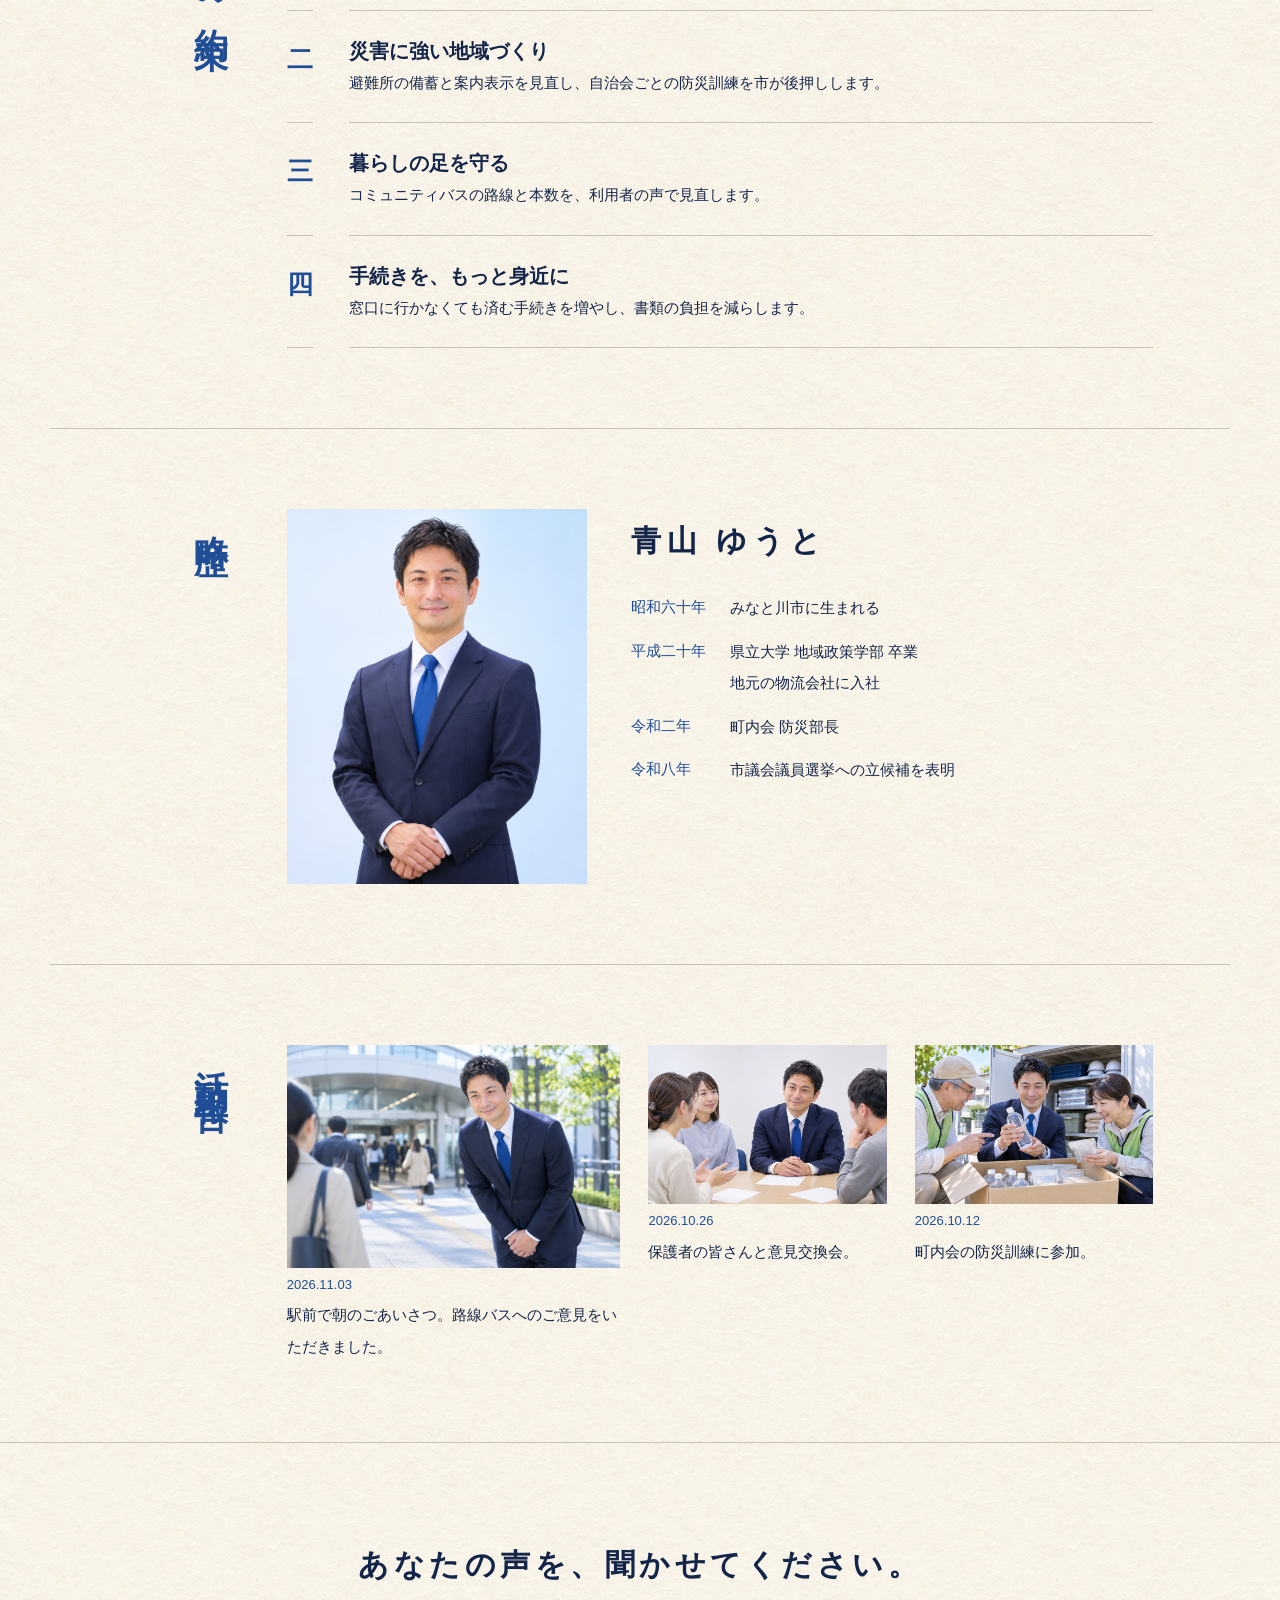
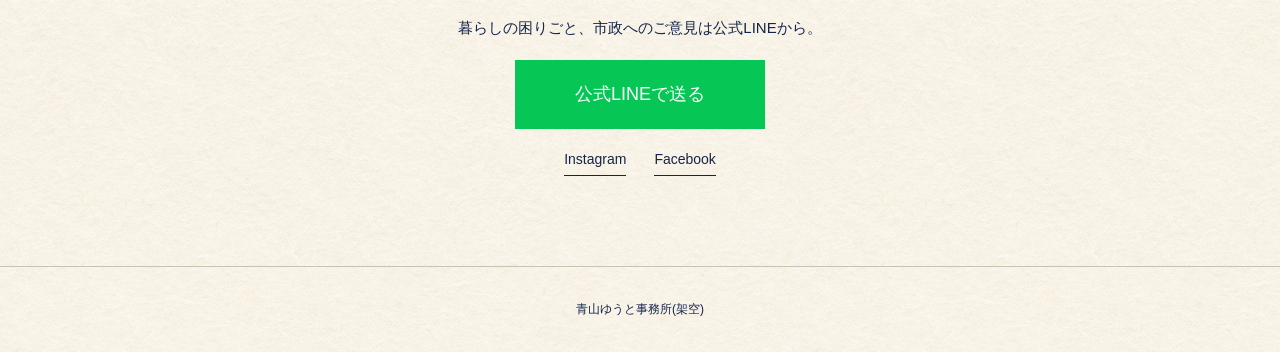
<file: c/index.html>
<!doctype html>
<html lang="ja">
<head>
<meta charset="utf-8">
<meta name="viewport" content="width=device-width,initial-scale=1">
<title>青山ゆうと｜C案 和・明朝・余白(見本)</title>
<link href="https://fonts.googleapis.com/css2?family=Zen+Old+Mincho:wght@400;700;900&family=Zen+Kaku+Gothic+New:wght@400;500&display=swap" rel="stylesheet">
<style>
:root{--ink:#14254a;--ai:#1f4e96;--paper:#f7f5ef;--rule:#c9c3b4}
*{box-sizing:border-box;margin:0;padding:0}
body{background:var(--paper) url(../img/washi.jpg) 0 0/800px repeat;color:var(--ink);font-family:"Zen Kaku Gothic New",sans-serif;line-height:2.1;font-size:15px}
img{display:block;max-width:100%}
a{color:inherit;text-decoration:none}
.note{font-size:12px;text-align:center;padding:4px;border-bottom:1px solid var(--rule)}
header{display:flex;justify-content:space-between;align-items:baseline;padding:22px 6vw;border-bottom:1px solid var(--rule)}
header .nm{font-family:"Zen Old Mincho";font-weight:900;font-size:22px;letter-spacing:.2em}
header nav{display:flex;gap:32px;font-size:14px}
header nav .line{color:#06a447;font-weight:500;border-bottom:1px solid}
/* FV: 縦書きの大きな明朝と写真、余白で見せる */
.fv{display:grid;grid-template-columns:1fr 46%;gap:0;padding:70px 6vw 90px;align-items:end}
.fv .tate{display:flex;flex-direction:row-reverse;justify-content:flex-end;gap:36px;height:560px}
.fv h1{writing-mode:vertical-rl;font-family:"Zen Old Mincho";font-weight:900;font-size:clamp(50px,6vw,84px);letter-spacing:.18em;line-height:1.2}
.fv .sub{writing-mode:vertical-rl;font-family:"Zen Old Mincho";font-size:17px;letter-spacing:.3em;color:var(--ai);padding-top:40px}
.fv .seal{writing-mode:vertical-rl;align-self:flex-end;font-family:"Zen Old Mincho";font-weight:900;font-size:30px;background:var(--ai);color:#fff;padding:18px 10px;letter-spacing:.2em}
.fv img{width:100%;aspect-ratio:4/5;object-fit:cover;object-position:75% 20%;filter:saturate(.85)}
/* 本文: 左に縦書き見出し、右に文章 */
.blk{display:grid;grid-template-columns:120px 1fr;gap:40px;padding:80px 6vw;border-top:1px solid var(--rule);max-width:1180px;margin:0 auto}
.blk h2{writing-mode:vertical-rl;font-family:"Zen Old Mincho";font-weight:900;font-size:34px;letter-spacing:.25em;color:var(--ai)}
.msg p{font-family:"Zen Old Mincho";font-size:18px;margin-bottom:1.2em;max-width:34em}
.msg .lead{font-size:28px;font-weight:900;margin-bottom:1.4em;line-height:1.6}
.pol dl{display:grid;grid-template-columns:auto 1fr;column-gap:36px}
.pol dt{font-family:"Zen Old Mincho";font-weight:900;font-size:26px;color:var(--ai);padding:22px 0;border-bottom:1px solid var(--rule);white-space:nowrap}
.pol dd{padding:24px 0;border-bottom:1px solid var(--rule)}
.pol dd b{display:block;font-family:"Zen Old Mincho";font-size:20px;line-height:1.6}
.pro{display:grid;grid-template-columns:300px 1fr;gap:44px}
.pro .name{font-family:"Zen Old Mincho";font-weight:900;font-size:30px;letter-spacing:.2em}
.pro table{border-collapse:collapse;margin-top:14px}
.pro td{padding:6px 24px 6px 0;vertical-align:top}
.pro td:first-child{font-family:"Zen Old Mincho";color:var(--ai);white-space:nowrap}
.act ul{list-style:none;display:grid;grid-template-columns:1.4fr 1fr 1fr;gap:28px}
.act li:first-child{grid-row:span 2}
.act img{width:100%;aspect-ratio:3/2;object-fit:cover}
.act time{font-size:13px;color:var(--ai)}
.cta{text-align:center;padding:90px 6vw;border-top:1px solid var(--rule)}
.cta h2{font-family:"Zen Old Mincho";font-weight:900;font-size:30px;letter-spacing:.15em;margin-bottom:16px}
.cta .line{display:inline-block;background:#06c755;color:#fff;font-weight:500;padding:16px 60px;font-size:18px;margin:16px 0}
.cta .sns{display:flex;justify-content:center;gap:28px;font-size:14px}
.cta .sns a{border-bottom:1px solid}
footer{text-align:center;font-size:12px;padding:30px;border-top:1px solid var(--rule)}
.fl{display:none}
@media(max-width:768px){
  header nav{display:none}
  .fv{grid-template-columns:1fr;padding:30px 20px 50px;gap:24px}
  .fv .tate{height:380px;gap:18px}
  .fv h1{font-size:46px}
  .fv .sub{font-size:14px;padding-top:20px}
  .fv .seal{font-size:22px}
  .blk{grid-template-columns:1fr;gap:20px;padding:56px 20px}
  .blk h2{writing-mode:horizontal-tb;font-size:26px}
  .msg .lead{font-size:22px}.msg p{font-size:16px}
  .pol dl{grid-template-columns:1fr}
  .pol dt{border-bottom:0;padding-bottom:0}
  .pro{grid-template-columns:1fr}
  .act ul{grid-template-columns:1fr}.act li:first-child{grid-row:auto}
  .fl{display:block;position:fixed;bottom:12px;right:12px;background:#06c755;color:#fff;padding:12px 20px;font-weight:500}
}
</style>
</head>
<body>
<p class="note">※制作見本(C案・和/明朝/余白)。人物・市町村・政策はすべて架空です。</p>
<header><span class="nm">青山ゆうと</span><nav><a href="#m">ごあいさつ</a><a href="#p">政策</a><a href="#r">略歴</a><a href="#a">活動</a><a class="line" href="#c">LINEで相談</a></nav></header>
<section class="fv">
  <div class="tate">
    <h1>声を、<br>まちの力に。</h1>
    <p class="sub">みなと川市議会議員候補</p>
    <p class="seal">青山ゆうと</p>
  </div>
  <img src="../img/hero.jpg" alt="">
</section>
<section class="blk msg" id="m">
  <h2>ごあいさつ</h2>
  <div>
    <p class="lead">困ったときに、<br>相談できる人がいる街へ。</p>
    <p>みなと川市で生まれ育ち、地元の企業で十二年間、地域の物流を支える仕事をしてきました。</p>
    <p>子育て、介護、通勤。毎日の暮らしの中で「ここが変われば楽になるのに」という声を、たくさん聞いてきました。その声を、市政に届けます。</p>
  </div>
</section>
<section class="blk pol" id="p">
  <h2>四つの約束</h2>
  <dl>
    <dt>一</dt><dd><b>子育てを、街ぐるみで</b>放課後の居場所を全小学校区に。一時預かりの予約をスマホで完結できるようにします。</dd>
    <dt>二</dt><dd><b>災害に強い地域づくり</b>避難所の備蓄と案内表示を見直し、自治会ごとの防災訓練を市が後押しします。</dd>
    <dt>三</dt><dd><b>暮らしの足を守る</b>コミュニティバスの路線と本数を、利用者の声で見直します。</dd>
    <dt>四</dt><dd><b>手続きを、もっと身近に</b>窓口に行かなくても済む手続きを増やし、書類の負担を減らします。</dd>
  </dl>
</section>
<section class="blk" id="r">
  <h2>略歴</h2>
  <div class="pro">
    <img src="../img/profile.jpg" alt="">
    <div>
      <p class="name">青山 ゆうと</p>
      <table>
        <tr><td>昭和六十年</td><td>みなと川市に生まれる</td></tr>
        <tr><td>平成二十年</td><td>県立大学 地域政策学部 卒業<br>地元の物流会社に入社</td></tr>
        <tr><td>令和二年</td><td>町内会 防災部長</td></tr>
        <tr><td>令和八年</td><td>市議会議員選挙への立候補を表明</td></tr>
      </table>
    </div>
  </div>
</section>
<section class="blk act" id="a">
  <h2>活動報告</h2>
  <ul>
    <li><img src="../img/act1.jpg" alt=""><time>2026.11.03</time><p>駅前で朝のごあいさつ。路線バスへのご意見をいただきました。</p></li>
    <li><img src="../img/act2.jpg" alt=""><time>2026.10.26</time><p>保護者の皆さんと意見交換会。</p></li>
    <li><img src="../img/act3.jpg" alt=""><time>2026.10.12</time><p>町内会の防災訓練に参加。</p></li>
  </ul>
</section>
<section class="cta" id="c">
  <h2>あなたの声を、聞かせてください。</h2>
  <p>暮らしの困りごと、市政へのご意見は公式LINEから。</p>
  <a class="line" href="#">公式LINEで送る</a>
  <div class="sns"><a href="#">Instagram</a><a href="#">Facebook</a></div>
</section>
<footer>青山ゆうと事務所(架空)</footer>
<a class="fl" href="#c">LINEで相談</a>
</body>
</html>
</file>
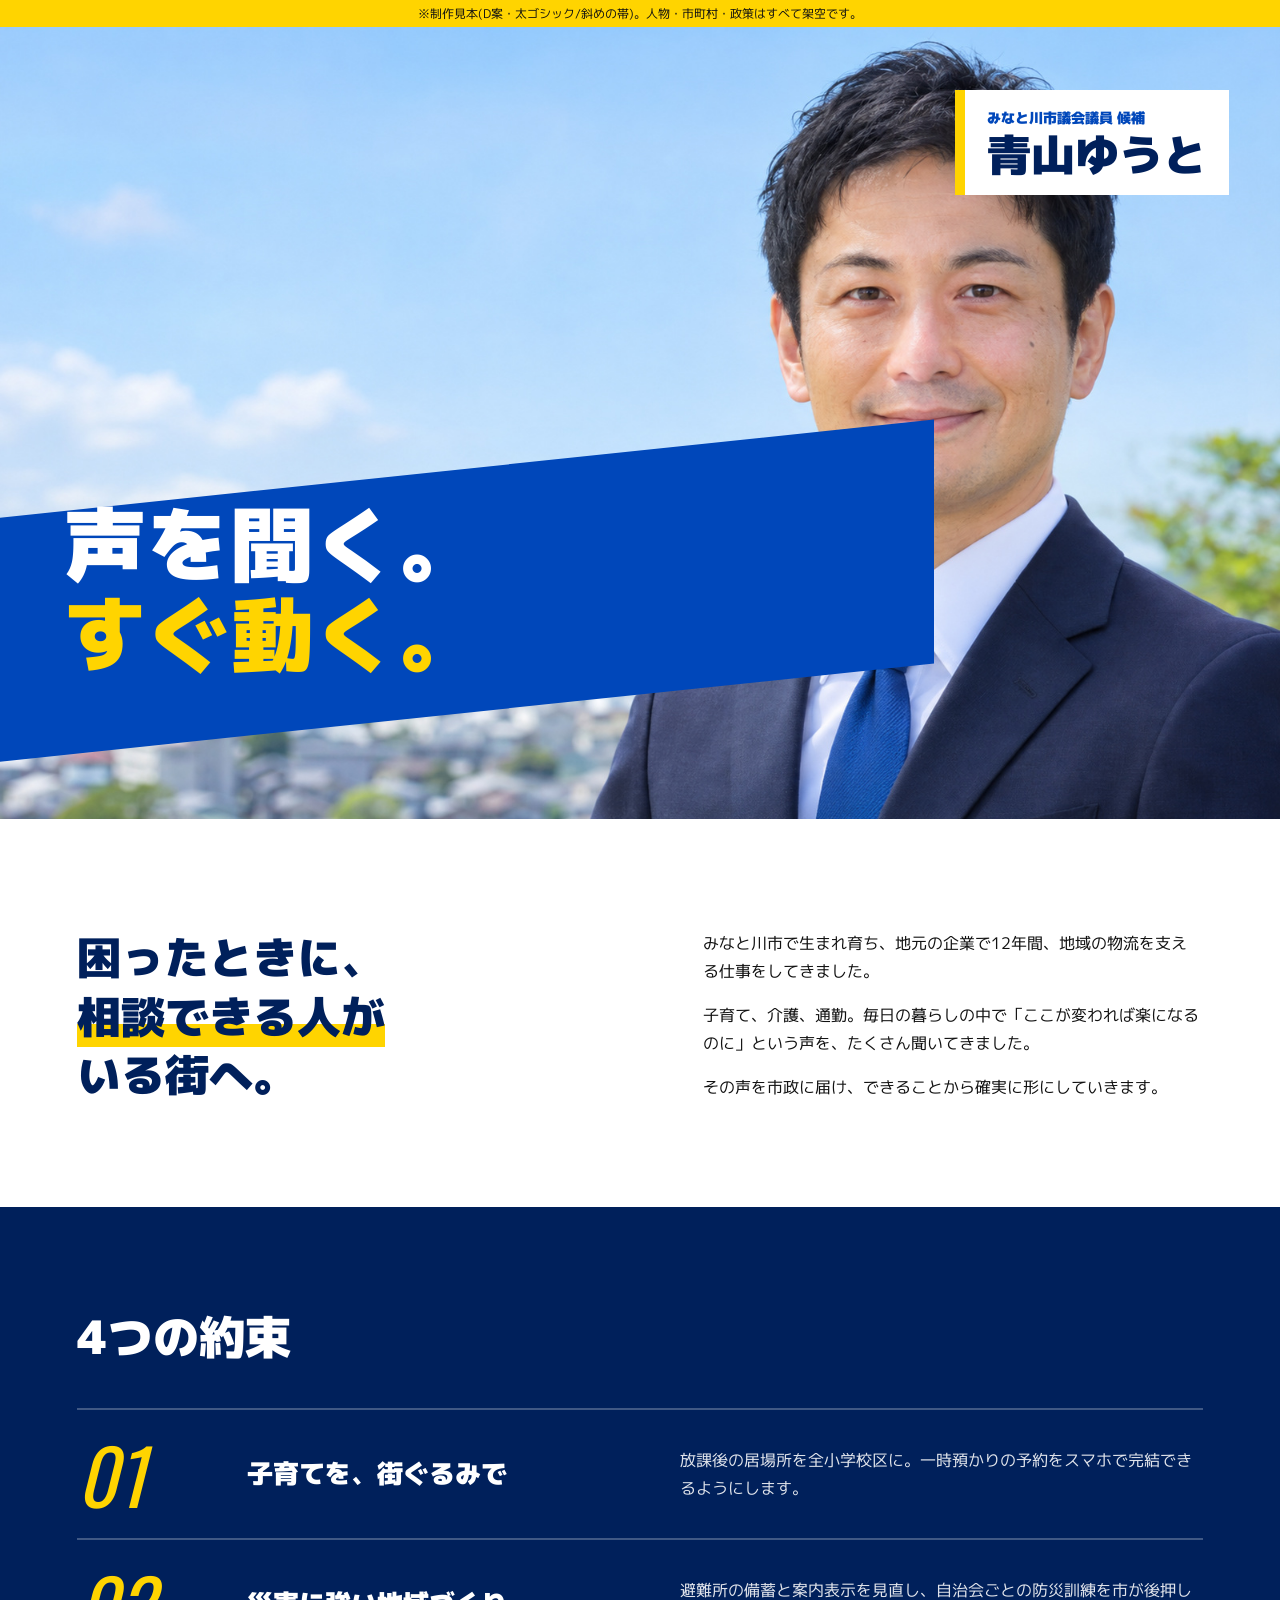
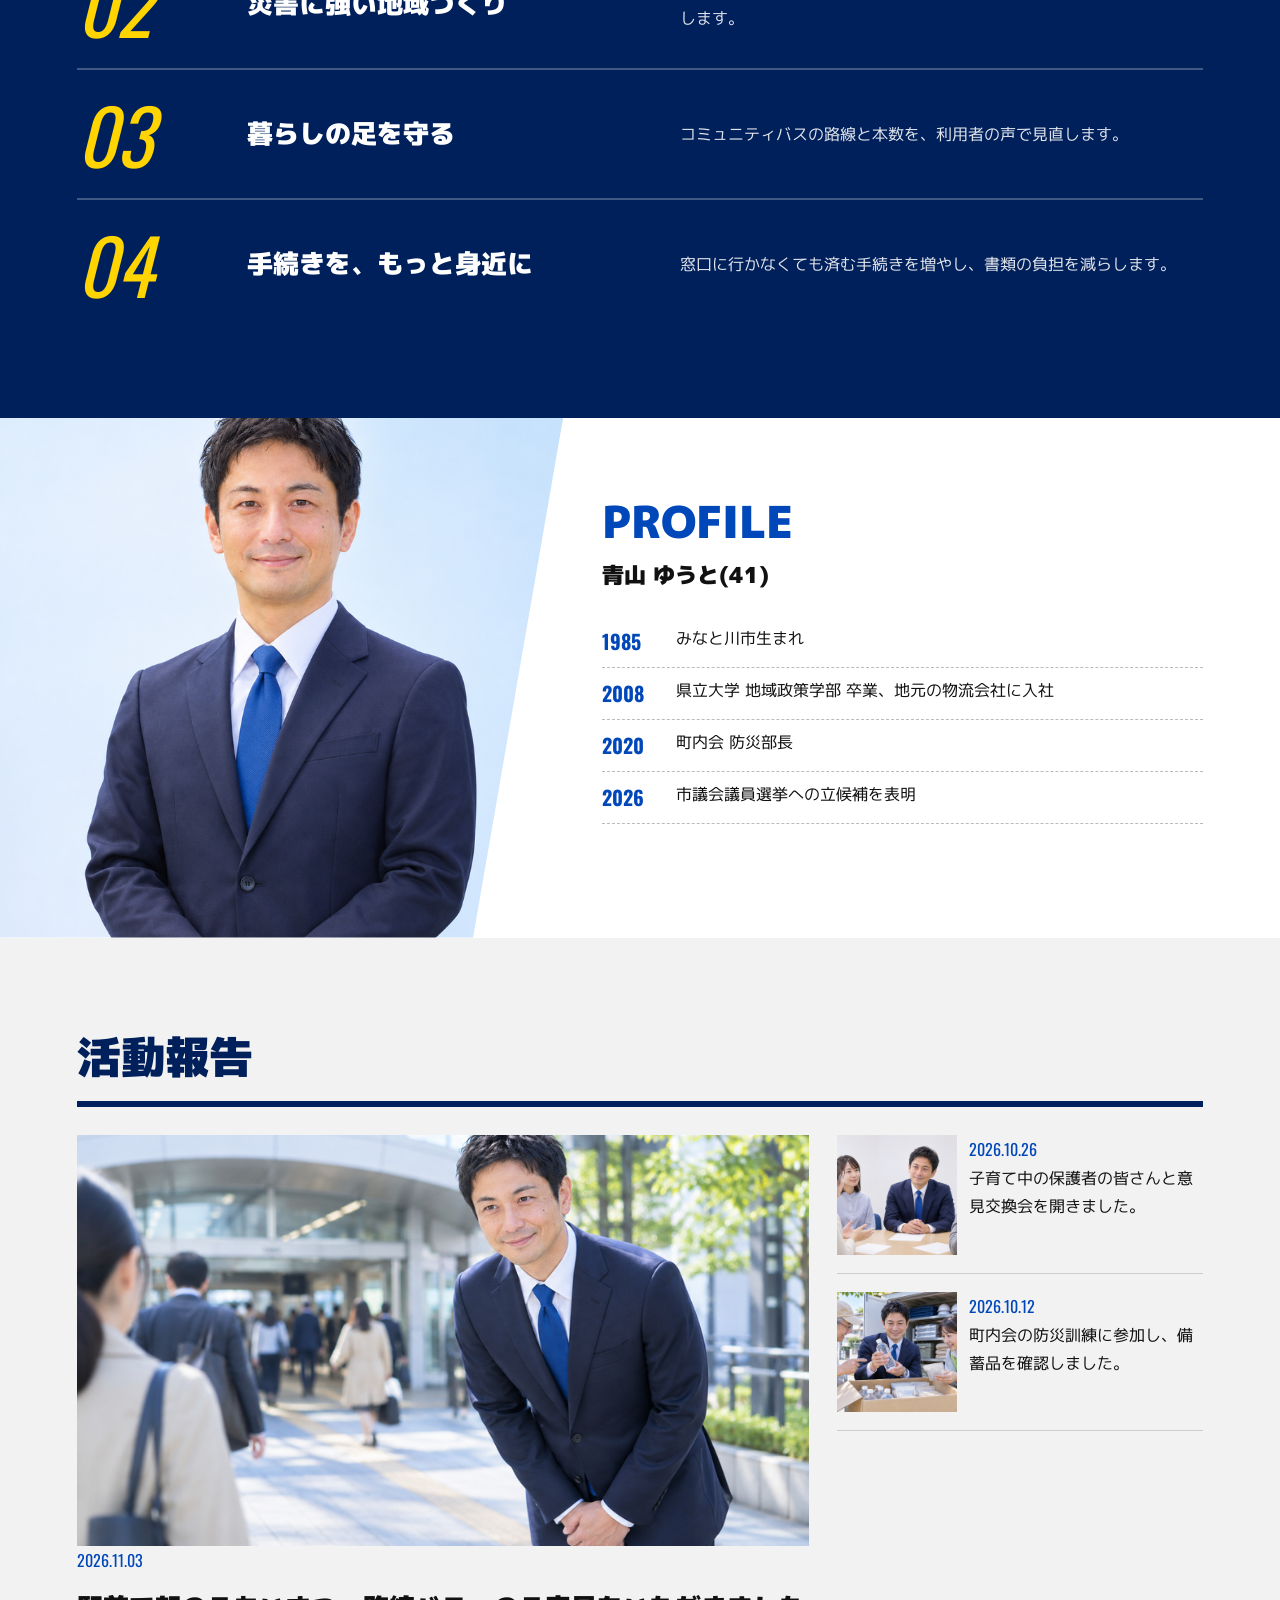
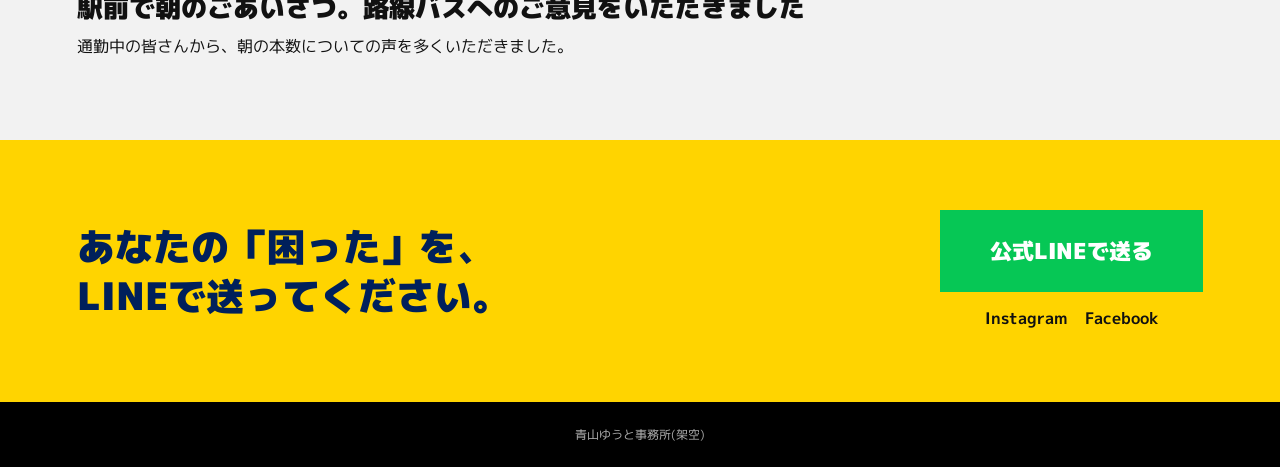
<file: d/index.html>
<!doctype html>
<html lang="ja">
<head>
<meta charset="utf-8">
<meta name="viewport" content="width=device-width,initial-scale=1">
<title>青山ゆうと｜D案 太ゴシック・斜めの帯(見本)</title>
<link href="https://fonts.googleapis.com/css2?family=M+PLUS+1p:wght@400;700;900&family=Oswald:wght@600&display=swap" rel="stylesheet">
<style>
:root{--blue:#0047ba;--deep:#00205b;--yel:#ffd400;--ink:#111}
*{box-sizing:border-box;margin:0;padding:0}
body{font-family:"M PLUS 1p",sans-serif;color:var(--ink);background:#fff;line-height:1.75}
img{display:block;max-width:100%}
a{color:inherit;text-decoration:none}
.note{font-size:12px;background:var(--yel);text-align:center;padding:3px}
/* FV: 写真を全面に、斜めの青帯に巨大文字 */
.fv{position:relative;height:min(88vh,800px);min-height:600px;overflow:hidden;background:#000}
.fv img{width:100%;height:100%;object-fit:cover;object-position:80% 20%}
.band{position:absolute;left:-5%;bottom:13%;width:78%;background:var(--blue);transform:skewY(-6deg);padding:30px 5% 34px 10%}
.band h1{transform:skewY(6deg);font-family:"M PLUS 1p";font-weight:900;color:#fff;font-size:clamp(40px,6.4vw,96px);line-height:1.1;letter-spacing:.02em}
.band h1 em{font-style:normal;color:var(--yel)}
.tag{position:absolute;right:4%;top:8%;background:#fff;padding:16px 22px;border-left:10px solid var(--yel)}
.tag p{font-weight:900;font-size:14px;color:var(--blue)}
.tag strong{display:block;font-family:"M PLUS 1p";font-weight:900;font-size:44px;line-height:1.1;color:var(--deep)}
/* メッセージ: 大きな引用 */
.msg{display:grid;grid-template-columns:1.1fr 1fr;gap:6vw;padding:110px 6vw 90px}
.msg h2{font-family:"M PLUS 1p";font-weight:900;font-size:clamp(30px,3.4vw,50px);line-height:1.35;color:var(--deep)}
.msg h2 span{background:linear-gradient(transparent 62%,var(--yel) 62%)}
.msg p{font-size:16px;margin-bottom:1em}
/* 政策: 一列ずつ横長の行、番号は斜体の英数字 */
.pol{background:var(--deep);color:#fff;padding:90px 6vw}
.pol h2{font-family:"M PLUS 1p";font-weight:900;font-size:46px;margin-bottom:30px}
.row{display:grid;grid-template-columns:140px 1fr 1.3fr;gap:30px;align-items:center;border-top:2px solid rgba(255,255,255,.25);padding:26px 0}
.row .n{font-family:"Oswald";font-size:76px;line-height:1;color:var(--yel);font-style:italic}
.row h3{font-family:"M PLUS 1p";font-weight:900;font-size:26px;line-height:1.35}
.row p{opacity:.88}
/* プロフィール: 写真を斜めに切る */
.pro{display:grid;grid-template-columns:44% 1fr;align-items:stretch}
.pro .ph{clip-path:polygon(0 0,100% 0,84% 100%,0 100%);min-height:520px;background:url(../img/profile.jpg) center 25%/cover}
.pro .tx{padding:80px 6vw 80px 3vw}
.pro h2{font-family:"M PLUS 1p";font-weight:900;font-size:44px;color:var(--blue);line-height:1.1}
.pro .nm{font-weight:900;font-size:22px;margin:10px 0 22px}
.pro li{list-style:none;display:flex;gap:18px;padding:8px 0;border-bottom:1px dashed #bbb}
.pro li b{font-family:"Oswald";color:var(--blue);font-size:20px;width:56px;flex:none}
/* 活動: 新聞風の段組み */
.act{padding:80px 6vw;background:#f2f2f2}
.act h2{font-family:"M PLUS 1p";font-weight:900;font-size:44px;color:var(--deep);border-bottom:6px solid var(--deep);padding-bottom:6px;margin-bottom:28px}
.act .grid{display:grid;grid-template-columns:2fr 1fr;gap:28px}
.act .main img{aspect-ratio:16/9;object-fit:cover;width:100%}
.act .main h3{font-family:"M PLUS 1p";font-weight:900;font-size:26px;margin:14px 0 6px;line-height:1.4}
.act .sub article{display:grid;grid-template-columns:120px 1fr;gap:12px;padding-bottom:18px;margin-bottom:18px;border-bottom:1px solid #ccc}
.act .sub img{aspect-ratio:1;object-fit:cover}
.act time{font-family:"Oswald";color:var(--blue)}
.cta{background:var(--yel);padding:70px 6vw;display:grid;grid-template-columns:1fr auto;gap:30px;align-items:center}
.cta h2{font-family:"M PLUS 1p";font-weight:900;font-size:38px;line-height:1.3;color:var(--deep)}
.cta .line{display:block;background:#06c755;color:#fff;font-weight:900;font-size:22px;padding:22px 50px;text-align:center}
.cta .sns{display:flex;gap:18px;justify-content:center;margin-top:12px;font-weight:700}
footer{background:#000;color:#aaa;text-align:center;padding:22px;font-size:12px}
.fl{display:none}
@media(max-width:768px){
  .fv{height:640px}
  .band{width:104%;bottom:6%;padding:22px 6% 26px 9%}
  .band h1{font-size:40px}
  .tag{top:4%;padding:10px 14px}.tag strong{font-size:30px}
  .msg{grid-template-columns:1fr;padding:64px 20px;gap:20px}
  .pol{padding:64px 20px}.pol h2{font-size:34px}
  .row{grid-template-columns:70px 1fr;gap:10px 16px}.row .n{font-size:52px;grid-row:span 2}
  .pro{grid-template-columns:1fr}.pro .ph{min-height:420px;clip-path:polygon(0 0,100% 0,100% 88%,0 100%)}
  .pro .tx{padding:40px 20px}
  .act{padding:64px 20px}.act .grid{grid-template-columns:1fr}
  .cta{grid-template-columns:1fr;padding:56px 20px}.cta h2{font-size:28px}
  .fl{display:block;position:fixed;bottom:12px;right:12px;background:#06c755;color:#fff;padding:12px 20px;font-weight:900}
}
</style>
</head>
<body>
<p class="note">※制作見本(D案・太ゴシック/斜めの帯)。人物・市町村・政策はすべて架空です。</p>
<section class="fv">
  <img src="../img/hero.jpg" alt="">
  <div class="tag"><p>みなと川市議会議員 候補</p><strong>青山ゆうと</strong></div>
  <div class="band"><h1>声を聞く。<br><em>すぐ動く。</em></h1></div>
</section>
<section class="msg">
  <h2>困ったときに、<br><span>相談できる人が</span><br>いる街へ。</h2>
  <div>
    <p>みなと川市で生まれ育ち、地元の企業で12年間、地域の物流を支える仕事をしてきました。</p>
    <p>子育て、介護、通勤。毎日の暮らしの中で「ここが変われば楽になるのに」という声を、たくさん聞いてきました。</p>
    <p>その声を市政に届け、できることから確実に形にしていきます。</p>
  </div>
</section>
<section class="pol">
  <h2>4つの約束</h2>
  <div class="row"><span class="n">01</span><h3>子育てを、街ぐるみで</h3><p>放課後の居場所を全小学校区に。一時預かりの予約をスマホで完結できるようにします。</p></div>
  <div class="row"><span class="n">02</span><h3>災害に強い地域づくり</h3><p>避難所の備蓄と案内表示を見直し、自治会ごとの防災訓練を市が後押しします。</p></div>
  <div class="row"><span class="n">03</span><h3>暮らしの足を守る</h3><p>コミュニティバスの路線と本数を、利用者の声で見直します。</p></div>
  <div class="row"><span class="n">04</span><h3>手続きを、もっと身近に</h3><p>窓口に行かなくても済む手続きを増やし、書類の負担を減らします。</p></div>
</section>
<section class="pro">
  <div class="ph" role="img" aria-label="プロフィール写真"></div>
  <div class="tx">
    <h2>PROFILE</h2>
    <p class="nm">青山 ゆうと(41)</p>
    <ul>
      <li><b>1985</b>みなと川市生まれ</li>
      <li><b>2008</b>県立大学 地域政策学部 卒業、地元の物流会社に入社</li>
      <li><b>2020</b>町内会 防災部長</li>
      <li><b>2026</b>市議会議員選挙への立候補を表明</li>
    </ul>
  </div>
</section>
<section class="act">
  <h2>活動報告</h2>
  <div class="grid">
    <article class="main"><img src="../img/act1.jpg" alt=""><time>2026.11.03</time><h3>駅前で朝のごあいさつ。路線バスへのご意見をいただきました</h3><p>通勤中の皆さんから、朝の本数についての声を多くいただきました。</p></article>
    <div class="sub">
      <article><img src="../img/act2.jpg" alt=""><div><time>2026.10.26</time><p>子育て中の保護者の皆さんと意見交換会を開きました。</p></div></article>
      <article><img src="../img/act3.jpg" alt=""><div><time>2026.10.12</time><p>町内会の防災訓練に参加し、備蓄品を確認しました。</p></div></article>
    </div>
  </div>
</section>
<section class="cta">
  <h2>あなたの「困った」を、<br>LINEで送ってください。</h2>
  <div><a class="line" href="#">公式LINEで送る</a><div class="sns"><a href="#">Instagram</a><a href="#">Facebook</a></div></div>
</section>
<footer>青山ゆうと事務所(架空)</footer>
<a class="fl" href="#">LINEで相談</a>
</body>
</html>
</file>
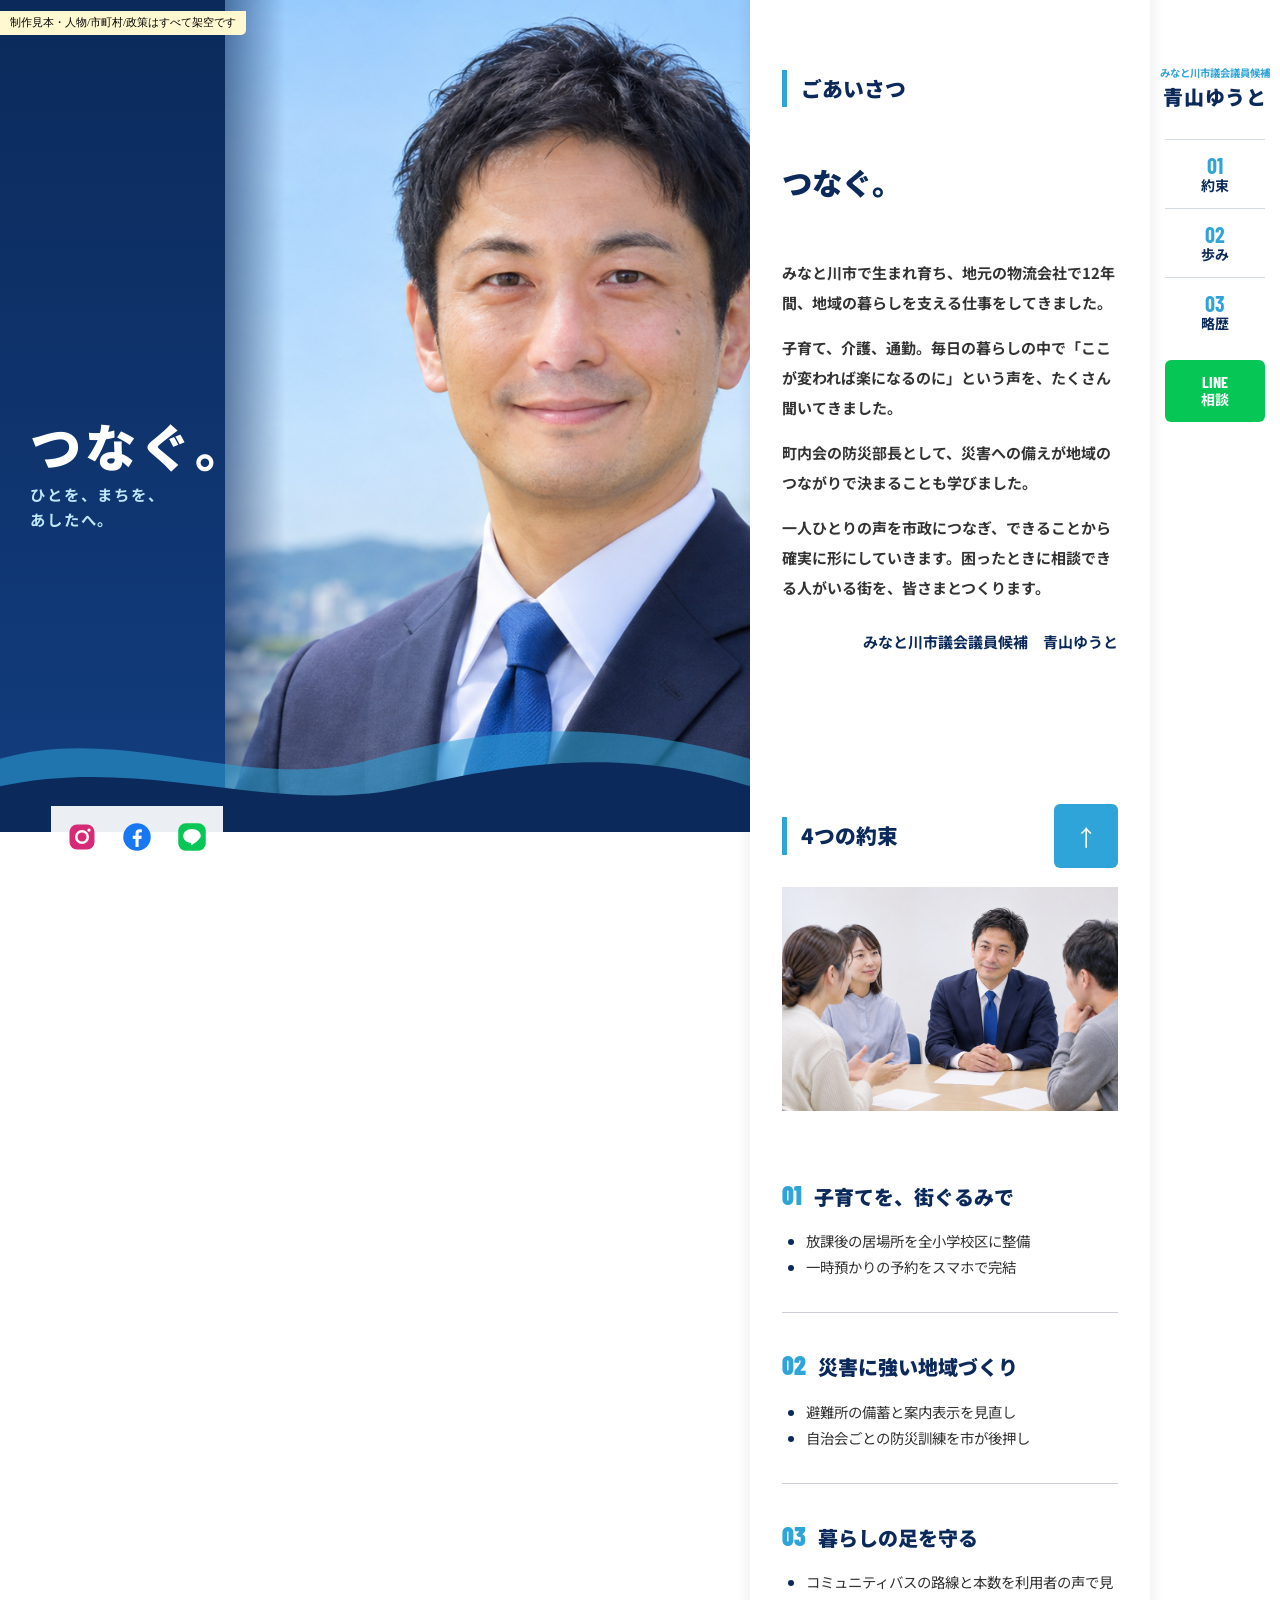
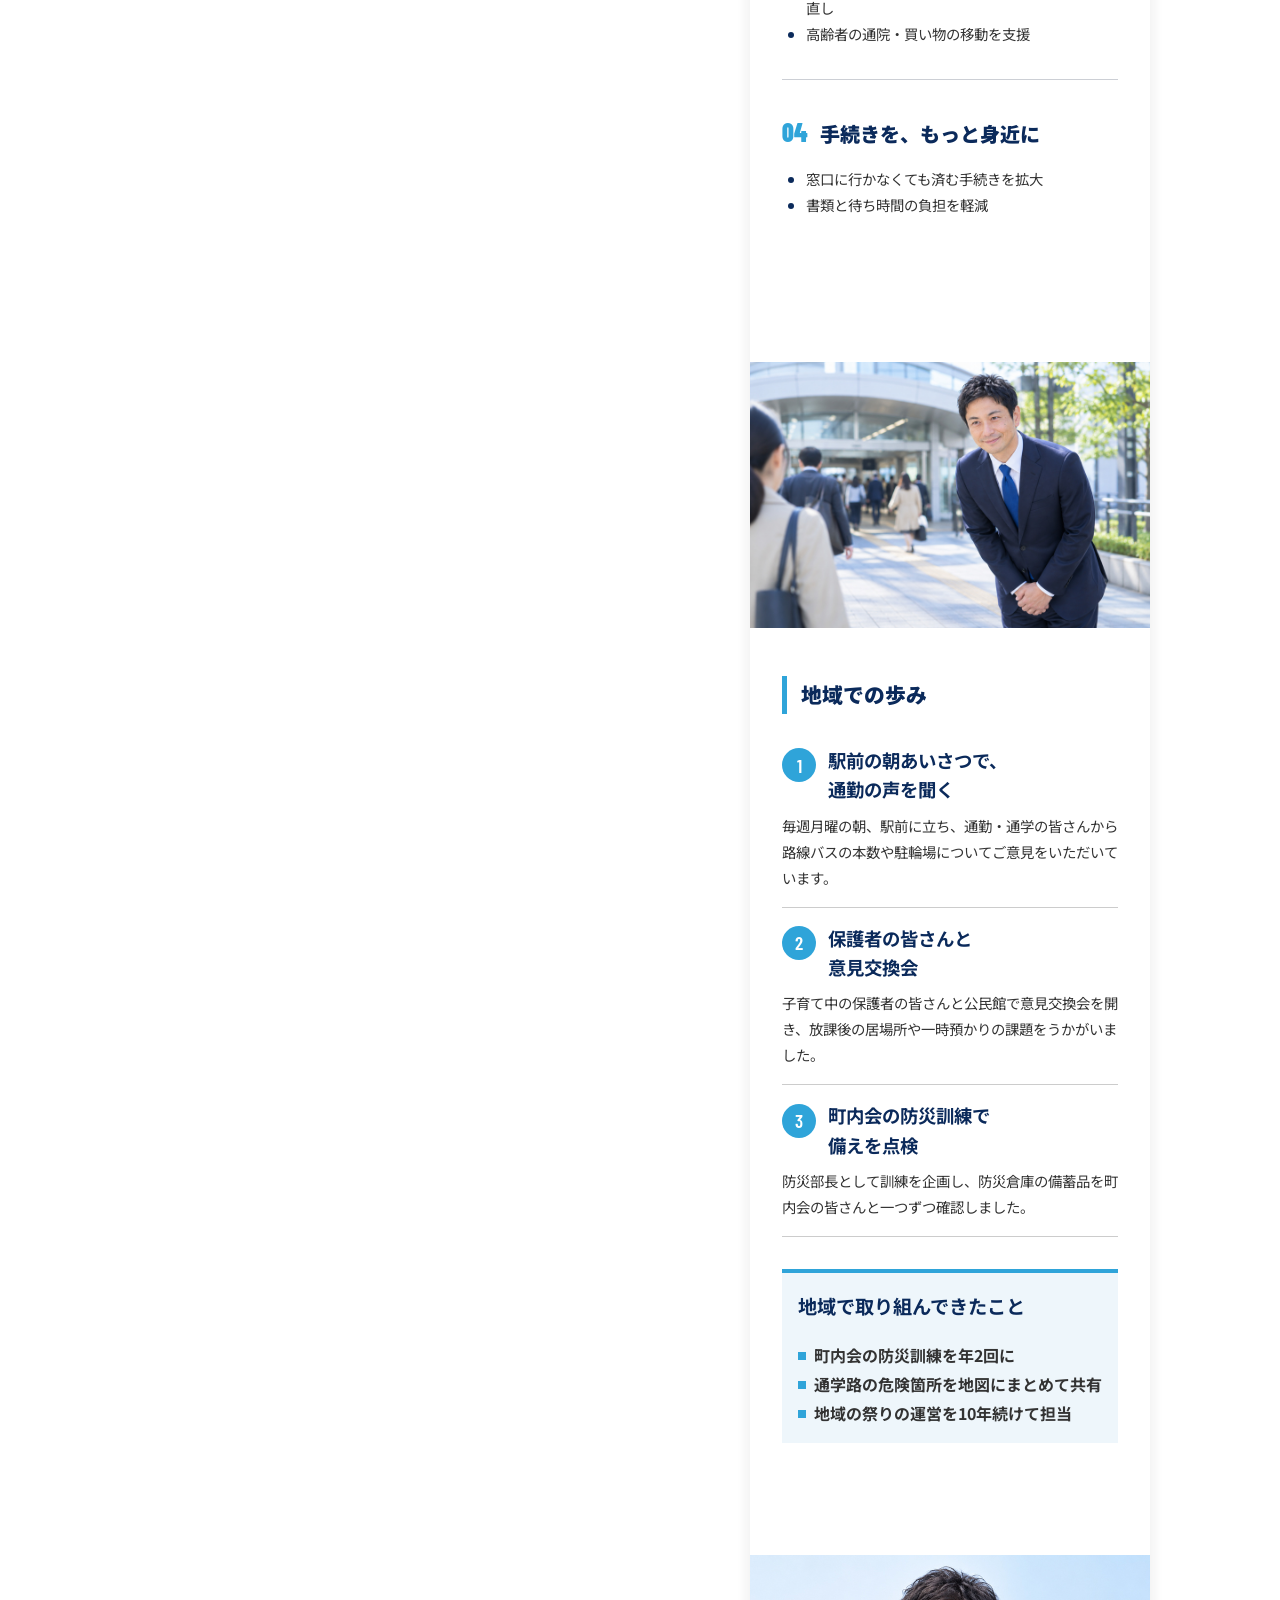
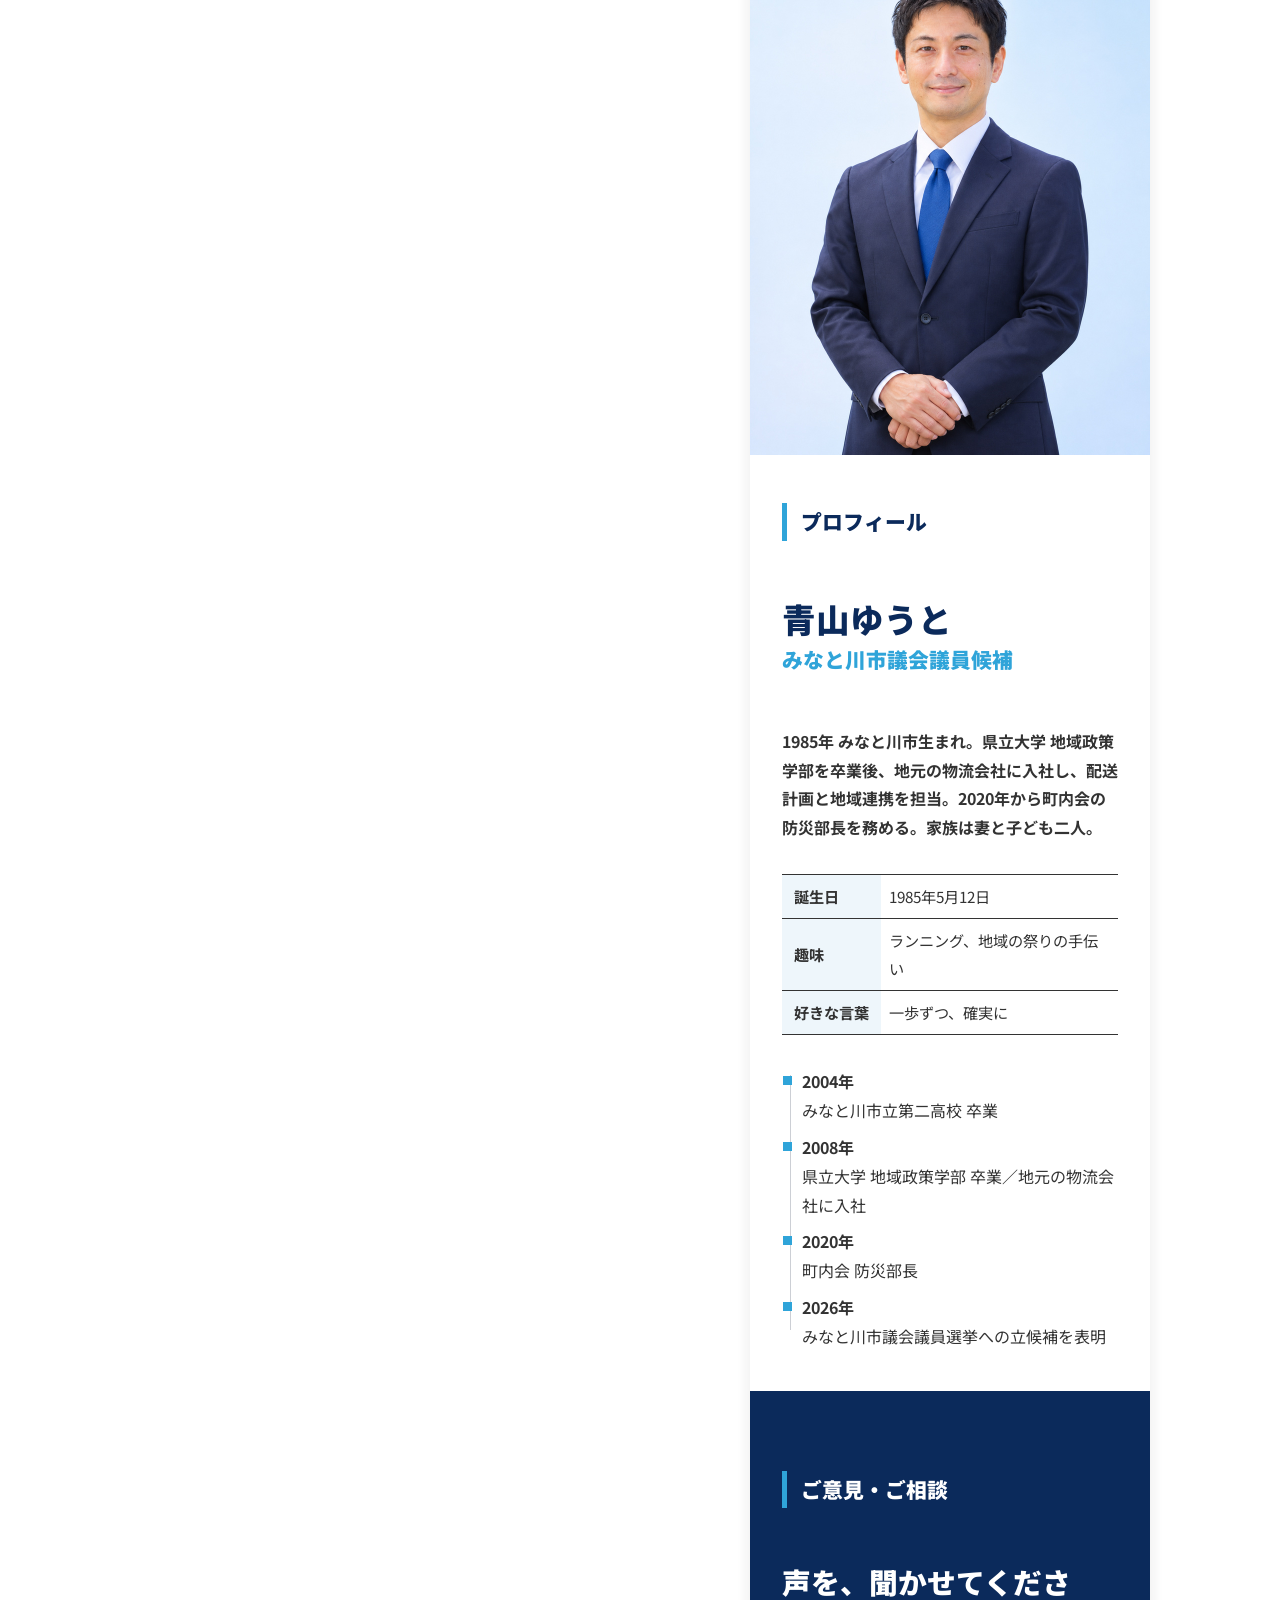
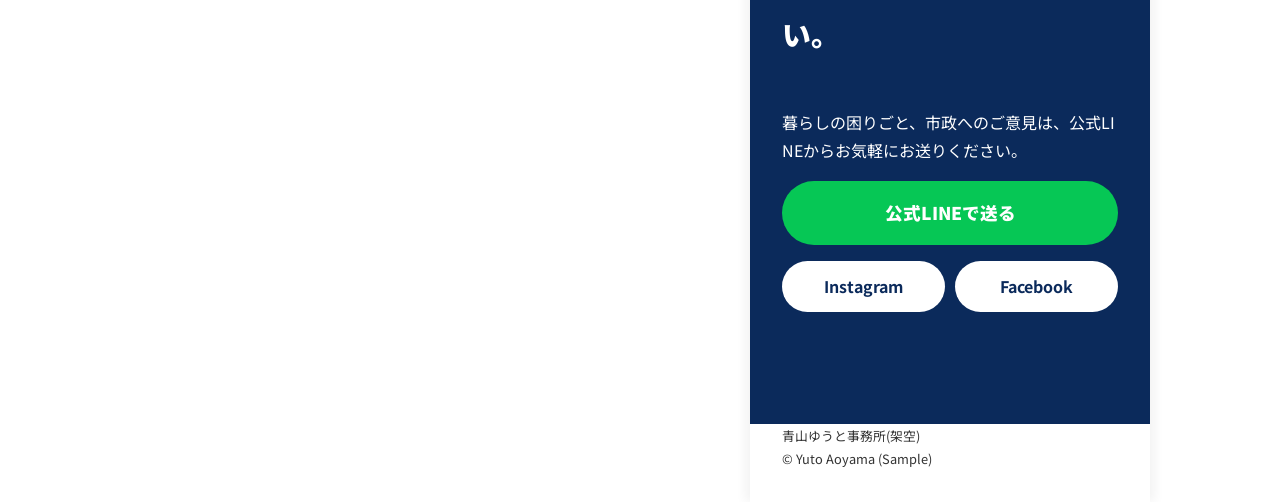
<file: o/index.html>
<!doctype html>
<html lang="ja">
<head>
<meta charset="utf-8">
<meta name="viewport" content="width=device-width,initial-scale=1">
<title>青山ゆうと 公式サイト(制作見本・オリジナル案)</title>
<link href="https://fonts.googleapis.com/css2?family=Barlow+Condensed:wght@600&family=Noto+Sans+JP:wght@400;700;900&family=Noto+Serif+JP:wght@700&family=Yuji+Syuku&display=swap" rel="stylesheet">
<style>
/* 参考サイトの実測値をそのまま使用 */
:root{--basecolor:rgba(0,30,130,1);--subcolor2:rgba(0,95,180,1);--line:#333;--text:#333}
html,body{margin:0;padding:0;scroll-behavior:smooth}
body *{box-sizing:border-box;position:relative;line-height:1.8}
img{max-width:100%;display:block;height:auto}
a{color:inherit;transition:.3s}
ul{padding-left:1.5rem}
ul li::marker{color:var(--basecolor)}
.sample{position:fixed;left:0;top:0;z-index:50;font-size:11px;background:#fff8d0;padding:2px 10px;border-radius:0 0 5px 0}
#container{width:100%;display:flex;flex-wrap:nowrap;font-family:"Noto Sans JP",sans-serif;color:var(--text);background:#fff;word-break:break-all}
/* 背景:写真+筆の跡+縦書きスローガン(固定) */
.bgbox{z-index:0;width:100%;height:100dvh;max-height:65vw;position:fixed;left:0;top:0;overflow:hidden;background:#fff}
.bgbox .photo{position:absolute;left:0;top:0;width:calc(100% - 530px);height:100%;overflow:hidden}
.bgbox .photo picture,.bgbox .photo .main{display:block;width:100%;height:100%;object-fit:cover;object-position:60% top}
.bgbox .brush{position:absolute;left:-3%;top:-3%;height:106%;width:34%;max-width:none;object-fit:fill;opacity:.96}
.bgbox .brush2{left:auto;right:-14%;top:-10%;height:80%;transform:rotate(180deg);opacity:.9}
.bgbox .slogan{position:absolute;left:8%;top:18%;writing-mode:vertical-rl;color:#fff;font-weight:900;font-size:clamp(44px,4.6vw,72px);letter-spacing:.06em;line-height:1.1;text-shadow:0 0 14px rgba(0,30,130,.35)}
#site-header{width:calc(100% - 530px);height:100dvh;order:1}
.snsbt{position:fixed;bottom:2rem;left:4vw;background:#fff;padding:1rem;border-radius:5px;display:flex;gap:1rem 25px;align-items:center;z-index:5}
.snsbt a{display:block;width:30px;height:30px}
.snsbt a:hover{opacity:.6}
.snsbt svg{width:30px;height:30px;display:block}
/* 右の縦メニュー */
#menubox{width:130px;position:fixed;right:0;top:0;height:100%;z-index:10}
#mainmenu{display:flex;flex-direction:column;align-items:center;height:100%;padding:2rem 0 0}
#mainmenu h1{margin:2rem auto;display:flex;flex-direction:row-reverse;gap:2px;font-weight:900;color:#111}
#mainmenu h1 .nm{writing-mode:vertical-rl;font-size:2rem;letter-spacing:.04em;line-height:1}
#mainmenu h1 .pos{writing-mode:vertical-rl;font-size:.95rem;line-height:1.1;padding-top:2px}
#mainmenu ul{list-style:none;margin:0;padding:0 0 2rem}
#mainmenu li{margin-top:.5rem}
#mainmenu li a{display:flex;align-items:center;justify-content:center;text-align:center;border-radius:100px;color:#fff;text-decoration:none;background:rgba(0,30,130,.8);width:6em;height:6em;font-size:13px;font-weight:700;line-height:1.3}
#mainmenu li a:hover{background:rgba(1,60,147,1)}
#mainmenu li a.line{background:#06c755}
/* 中央の本文カラム */
#site-content{background:#fff;width:400px;order:2;box-shadow:5px 0 10px rgba(0,0,0,.05),-5px 0 10px rgba(0,0,0,.05);min-height:calc(100vh + 20px);margin:-10px 0;z-index:3}
section{padding:2rem}
section h1{border-bottom:3px solid #005293;display:block;width:fit-content;font-size:1.2rem;margin:3rem auto;padding:0 0 .5rem;text-align:center;font-weight:900}
section .catch{text-align:center;color:var(--basecolor);font-size:1.9rem;margin:3rem auto;font-weight:900}
section .catch span{font-size:1.3rem;color:var(--text);display:block;margin-top:-.5rem}
.subcatch{text-align:center;color:var(--basecolor);font-family:"Noto Serif JP",serif;letter-spacing:.3em;margin:-2rem auto 2.5rem;font-size:15px}
.message{font-weight:bold;font-size:1.1rem;line-height:2rem;margin:0 auto 3rem}
.message p{font-size:15px;line-height:2;margin:0 0 1em}
.sign{font-family:"Yuji Syuku",serif;font-size:2rem;text-align:right;color:#111;margin-top:1.5rem!important}
.policy h2{font-size:1.6rem;color:var(--basecolor);font-weight:900;text-align:left;margin:0;padding:2rem 0 0;border-top:1px solid rgba(2,17,46,.2);line-height:1.6}
.policy h2:first-of-type{border-top:none}
.policy ul{margin:.8rem 0 2rem}
.policy li{font-size:.9rem}
.fullimg{display:block;margin:5rem auto -2rem;z-index:5}
#area dl{margin:0}
#area dt{font-weight:bold;color:var(--basecolor);font-size:1.4rem;padding-right:3rem;line-height:1.6}
#area dt::before{position:absolute;font-size:4.5rem;font-family:"Barlow Condensed",sans-serif;font-weight:600;line-height:1;color:rgba(0,82,147,.2);right:0;top:-.5rem}
#area dt:nth-of-type(1)::before{content:'1'}#area dt:nth-of-type(2)::before{content:'2'}#area dt:nth-of-type(3)::before{content:'3'}
#area dd{margin:0 auto 1rem;padding:.5rem 0 1rem;border-bottom:1px solid #ccc;font-size:.9rem}
.ymbox{background:var(--basecolor);border-radius:10px;padding:1rem;color:#fff;margin-top:2rem}
.ymbox h2{border-bottom:3px solid #fff;margin:0 auto 1rem;padding:0 0 .5rem;width:fit-content;font-size:1.2rem}
.ymbox ul{list-style:none;margin:0;padding:0}
.ymbox li{font-weight:bold;display:flex;gap:.5rem}
.ymbox li::before{content:'✔';flex:none}
#profile .catch{font-size:2.1rem}
#profile .catch+p{font-weight:bold}
#profile table{margin:2rem auto;border-collapse:collapse;border-bottom:1px solid var(--line);width:100%}
#profile th,#profile td{padding:.5rem;border-top:1px solid var(--line);text-align:left;font-size:.95rem}
#profile th{padding:.5rem .75rem;background:rgba(0,82,147,.05);white-space:nowrap}
#profile dl{margin:0}
#profile dt,#profile dd{padding:0 0 0 1.25em;margin:0}
#profile dt{font-weight:bold}
#profile dd{padding-bottom:.5rem}
#profile dt::before{content:'●';position:absolute;color:var(--basecolor);left:0;top:0;z-index:5}
#profile dt::after,#profile dd::after{content:'';position:absolute;left:.5em;top:.5em;width:1px;height:100%;z-index:2;background:rgba(2,17,46,.2)}
#profile dd:last-of-type::after{display:none}
#contact{background:rgba(0,82,147,.05);margin-bottom:-6rem;padding-bottom:7rem}
#contact .catch{font-size:1.8rem}
.btn-line{display:block;text-align:center;background:#06c755;color:#fff;font-weight:900;text-decoration:none;border-radius:2rem;padding:1rem;font-size:1.1rem}
.sns2{display:flex;gap:10px;margin-top:1rem}
.sns2 a{flex:1;text-align:center;text-decoration:none;font-weight:bold;color:var(--basecolor);background:#fff;border-radius:2rem;padding:.7rem}
footer{padding:2rem;font-size:.8rem}
#pagetop{z-index:10;position:sticky;bottom:2rem;padding:0 2rem;text-align:right}
#pagetop a{width:4rem;height:4rem;display:inline-flex;align-items:center;justify-content:center;background:rgba(0,30,130,.8);border-radius:4rem;color:#fff;text-decoration:none;font-size:1.4rem}
#menubox2{display:none}
@media(max-width:860px){
  #site-header{display:none}
  #site-content{width:calc(100vw - 170px);margin:0 auto 0 0}
  #menubox{width:170px}
  .bgbox .photo{width:100%}
}
@media(max-width:560px){
  #container{display:block}
  #menubox{display:none}
  #menubox2{display:flex;position:absolute;top:0;left:0;width:100%;height:90px;background:#fff;z-index:40;justify-content:space-between;align-items:center;padding:0 1rem}
  #menubox2 .logo{font-weight:900;font-size:1.5rem;color:#111;line-height:1.1}
  #menubox2 .logo small{display:block;font-size:.7rem}
  #ocbt{width:70px;height:70px;border-radius:4rem;background:var(--basecolor);color:#fff;display:flex;flex-direction:column;align-items:center;justify-content:center;gap:4px;font-size:.6rem;text-decoration:none}
  #ocbt i{display:block;width:30px;height:4px;border-radius:3px;background:#fff}
  .bgbox{position:relative;height:100dvh;min-height:640px;max-height:180vw;padding-top:90px}
  .bgbox .photo{position:absolute;top:90px;width:100%;height:calc(100% - 90px)}
  .bgbox .photo .main{object-position:center top}
  .bgbox .brush{width:44%}
  .bgbox .slogan{top:calc(90px + 6%);left:7%;font-size:56px}
  .snsbt{position:absolute;bottom:2rem;left:2rem;width:calc(100% - 4rem);justify-content:center}
  #site-content{width:100%;margin:0;box-shadow:none}
}

/* ===== オリジナル案: 骨格は残し、見た目を独自にする ===== */
:root{--basecolor:#0b2a5b;--sky:#2fa4d9}
body{background:#fff}
.bgbox .photo .main{width:100%;height:100%;object-fit:cover;object-position:68% 20%}
.bgbox .panel{position:absolute;left:0;top:0;bottom:0;width:30%;background:linear-gradient(180deg,#0b2a5b 0%,#123d7f 100%)}
.bgbox .panel::after{content:"";position:absolute;right:-60px;top:0;bottom:0;width:60px;background:linear-gradient(90deg,rgba(11,42,91,.55),rgba(11,42,91,0))}
.bgbox .wave{position:absolute;left:0;bottom:0;width:100%;height:22%}
.bgbox .slogan{writing-mode:horizontal-tb;left:4%;top:auto;bottom:30%;font-size:clamp(40px,4vw,64px);text-shadow:none;letter-spacing:.08em}
.bgbox .slogan span{display:block;font-size:.3em;font-weight:700;letter-spacing:.12em;max-width:9em;line-height:1.6;margin-top:.6em;color:#bfe6f7}
#mainmenu h1{color:var(--basecolor);flex-direction:column;align-items:center;text-align:center}
#mainmenu h1 .nm,#mainmenu h1 .pos{writing-mode:horizontal-tb}
#mainmenu h1 .nm{font-size:1.25rem;order:1}
#mainmenu h1 .pos{font-size:.65rem;font-weight:700;color:var(--sky);order:0;margin-bottom:4px;max-width:110px;line-height:1.4}
#mainmenu li{margin-top:0}
#mainmenu li a{width:100px;height:auto;border-radius:0;background:none;color:var(--basecolor);flex-direction:column;padding:14px 0;border-top:1px solid #d5dbe5;font-size:14px}
#mainmenu li:last-child a{border-bottom:1px solid #d5dbe5}
#mainmenu li a b{font-family:"Barlow Condensed";font-size:22px;color:var(--sky);line-height:1}
#mainmenu li a:hover{background:#eef6fb}
#mainmenu li a.line{background:#06c755;color:#fff;border:0;margin-top:14px;border-radius:6px}
#mainmenu li a.line b{color:#fff;font-size:16px}
section h1{border-bottom:0;margin:3rem 0 2rem;padding:0 0 0 14px;text-align:left;font-size:1.3rem;color:var(--basecolor);border-left:5px solid var(--sky)}
section .catch{text-align:left}
.subcatch{display:none}
.sign{font-family:"Noto Sans JP";font-size:.95rem;font-weight:700;color:var(--basecolor)}
.policy h2{font-size:1.25rem;display:flex;gap:12px;align-items:baseline;counter-increment:pol}
.policy h2::before{content:counter(pol,decimal-leading-zero);font-family:"Barlow Condensed";color:var(--sky);font-size:1.6rem}
.policy{counter-reset:pol}
#area dt{padding:0 0 0 46px;font-size:1.15rem}
#area dt::before{right:auto;left:0;top:.15rem;width:34px;height:34px;border-radius:50%;background:var(--sky);color:#fff;font-size:1.2rem;display:flex;align-items:center;justify-content:center}
.ymbox{background:#eef6fb;color:var(--text);border-top:4px solid var(--sky);border-radius:0}
.ymbox h2{border-bottom:0;color:var(--basecolor);margin:0 0 .6rem}
.ymbox li::before{content:'';width:8px;height:8px;background:var(--sky);margin-top:.7em}
#profile .catch span{color:var(--sky)}
#profile th{background:#eef6fb}
#profile dt::before{content:'';width:9px;height:9px;border-radius:0;background:var(--sky);top:.55em;left:.05em}
#contact{background:#0b2a5b;color:#fff}
#contact h1{color:#fff}
#contact .catch{color:#fff}
#pagetop a{border-radius:6px;background:var(--sky)}
.snsbt{border-radius:0;background:rgba(255,255,255,.92)}
@media(max-width:560px){
  .bgbox .panel{width:100%;top:auto;height:42%;background:linear-gradient(0deg,#0b2a5b 30%,rgba(11,42,91,0))}
  .bgbox .panel::after{display:none}
  .bgbox .slogan{left:7%;bottom:18%;top:auto;font-size:52px}
  #ocbt{border-radius:8px;background:var(--basecolor)}
}
</style>
</head>
<body>
<p class="sample">制作見本・人物/市町村/政策はすべて架空です</p>
<div id="container">
  <div class="bgbox">
    <div class="photo">
      <img class="main" src="../img/hero.jpg" alt=""><div class="panel"></div><svg class="wave" viewBox="0 0 600 200" preserveAspectRatio="none" aria-hidden="true"><path d="M0 120 C100 80 200 160 300 120 S500 80 600 120 V200 H0Z" fill="#2fa4d9" opacity=".55"/><path d="M0 150 C120 115 220 185 330 150 S520 115 600 150 V200 H0Z" fill="#0b2a5b"/></svg>
      <p class="slogan">つなぐ。<span>ひとを、まちを、あしたへ。</span></p>
    </div>
  </div>
  <header id="site-header">
    <div class="snsbt">
      <a href="#" aria-label="Instagram"><svg viewBox="0 0 24 24"><rect x="2" y="2" width="20" height="20" rx="6" fill="#d62976"/><circle cx="12" cy="12" r="4.6" fill="none" stroke="#fff" stroke-width="2"/><circle cx="17.6" cy="6.4" r="1.3" fill="#fff"/></svg></a>
      <a href="#" aria-label="Facebook"><svg viewBox="0 0 24 24"><circle cx="12" cy="12" r="11" fill="#1877f2"/><path d="M13.3 20v-6.4h2.2l.3-2.6h-2.5V9.5c0-.7.2-1.3 1.3-1.3h1.3V5.9c-.6-.1-1.3-.1-1.9-.1-1.9 0-3.2 1.2-3.2 3.3V11H8.6v2.6h2.2V20z" fill="#fff"/></svg></a>
      <a href="#" aria-label="LINE"><svg viewBox="0 0 24 24"><rect x="1" y="1" width="22" height="22" rx="6" fill="#06c755"/><path d="M12 5.5c-4 0-7 2.5-7 5.6 0 2.8 2.4 5.1 5.7 5.5.6.1.4.6.3 1.6 0 .3.3.5.6.3 2.6-1.5 5.4-3.6 6.6-5.5.5-.6.8-1.3.8-1.9 0-3.1-3-5.6-7-5.6z" fill="#fff"/></svg></a>
    </div>
  </header>
  <div id="menubox">
    <nav id="mainmenu">
      <h1><span class="nm">青山ゆうと</span><span class="pos">みなと川市議会議員候補</span></h1>
      <ul>
        <li><a href="#policy"><b>01</b>約束</a></li>
        <li><a href="#area"><b>02</b>歩み</a></li>
        <li><a href="#profile"><b>03</b>略歴</a></li>
        <li><a class="line" href="#contact"><b>LINE</b>相談</a></li>
      </ul>
    </nav>
  </div>
  <div id="menubox2"><p class="logo"><small>みなと川市議会議員候補</small>青山ゆうと</p><a id="ocbt" href="#policy"><i></i><i></i><i></i>メニュー</a></div>

  <div id="site-content">
    <main>
      <section id="message">
        <h1>ごあいさつ</h1>
        <p class="catch">つなぐ。</p>
        <p class="subcatch">ひとを、まちを、あしたへ。</p>
        <div class="message">
          <p>みなと川市で生まれ育ち、地元の物流会社で12年間、地域の暮らしを支える仕事をしてきました。</p>
          <p>子育て、介護、通勤。毎日の暮らしの中で「ここが変われば楽になるのに」という声を、たくさん聞いてきました。</p>
          <p>町内会の防災部長として、災害への備えが地域のつながりで決まることも学びました。</p>
          <p>一人ひとりの声を市政につなぎ、できることから確実に形にしていきます。困ったときに相談できる人がいる街を、皆さまとつくります。</p>
          <p class="sign">みなと川市議会議員候補　青山ゆうと</p>
        </div>
      </section>

      <section id="policy" class="policy">
        <h1>4つの約束</h1>
        <img src="../img/act2.jpg" alt="">
        <div style="margin-top:2rem">
          <h2>子育てを、街ぐるみで</h2>
          <ul><li>放課後の居場所を全小学校区に整備</li><li>一時預かりの予約をスマホで完結</li></ul>
          <h2>災害に強い地域づくり</h2>
          <ul><li>避難所の備蓄と案内表示を見直し</li><li>自治会ごとの防災訓練を市が後押し</li></ul>
          <h2>暮らしの足を守る</h2>
          <ul><li>コミュニティバスの路線と本数を利用者の声で見直し</li><li>高齢者の通院・買い物の移動を支援</li></ul>
          <h2>手続きを、もっと身近に</h2>
          <ul><li>窓口に行かなくても済む手続きを拡大</li><li>書類と待ち時間の負担を軽減</li></ul>
        </div>
      </section>

      <div class="fullimg"><img src="../img/act1.jpg" alt=""></div>
      <section id="area">
        <h1>地域での歩み</h1>
        <dl>
          <dt>駅前の朝あいさつで、<br>通勤の声を聞く</dt>
          <dd>毎週月曜の朝、駅前に立ち、通勤・通学の皆さんから路線バスの本数や駐輪場についてご意見をいただいています。</dd>
          <dt>保護者の皆さんと<br>意見交換会</dt>
          <dd>子育て中の保護者の皆さんと公民館で意見交換会を開き、放課後の居場所や一時預かりの課題をうかがいました。</dd>
          <dt>町内会の防災訓練で<br>備えを点検</dt>
          <dd>防災部長として訓練を企画し、防災倉庫の備蓄品を町内会の皆さんと一つずつ確認しました。</dd>
        </dl>
        <div class="ymbox">
          <h2>地域で取り組んできたこと</h2>
          <ul><li>町内会の防災訓練を年2回に</li><li>通学路の危険箇所を地図にまとめて共有</li><li>地域の祭りの運営を10年続けて担当</li></ul>
        </div>
      </section>

      <div class="fullimg"><img src="../img/profile.jpg" alt=""></div>
      <section id="profile">
        <h1>プロフィール</h1>
        <p class="catch">青山ゆうと<span>みなと川市議会議員候補</span></p>
        <p>1985年 みなと川市生まれ。県立大学 地域政策学部を卒業後、地元の物流会社に入社し、配送計画と地域連携を担当。2020年から町内会の防災部長を務める。家族は妻と子ども二人。</p>
        <table>
          <tr><th>誕生日</th><td>1985年5月12日</td></tr>
          <tr><th>趣味</th><td>ランニング、地域の祭りの手伝い</td></tr>
          <tr><th>好きな言葉</th><td>一歩ずつ、確実に</td></tr>
        </table>
        <dl>
          <dt>2004年</dt><dd>みなと川市立第二高校 卒業</dd>
          <dt>2008年</dt><dd>県立大学 地域政策学部 卒業／地元の物流会社に入社</dd>
          <dt>2020年</dt><dd>町内会 防災部長</dd>
          <dt>2026年</dt><dd>みなと川市議会議員選挙への立候補を表明</dd>
        </dl>
      </section>

      <section id="contact">
        <h1>ご意見・ご相談</h1>
        <p class="catch">声を、聞かせてください。</p>
        <p>暮らしの困りごと、市政へのご意見は、公式LINEからお気軽にお送りください。</p>
        <a class="btn-line" href="#">公式LINEで送る</a>
        <div class="sns2"><a href="#">Instagram</a><a href="#">Facebook</a></div>
      </section>
    </main>
    <div id="pagetop"><a href="#container" aria-label="ページの先頭へ">↑</a></div>
    <footer>青山ゆうと事務所(架空)<br>© Yuto Aoyama (Sample)</footer>
  </div>
</div>
</body>
</html>
</file>
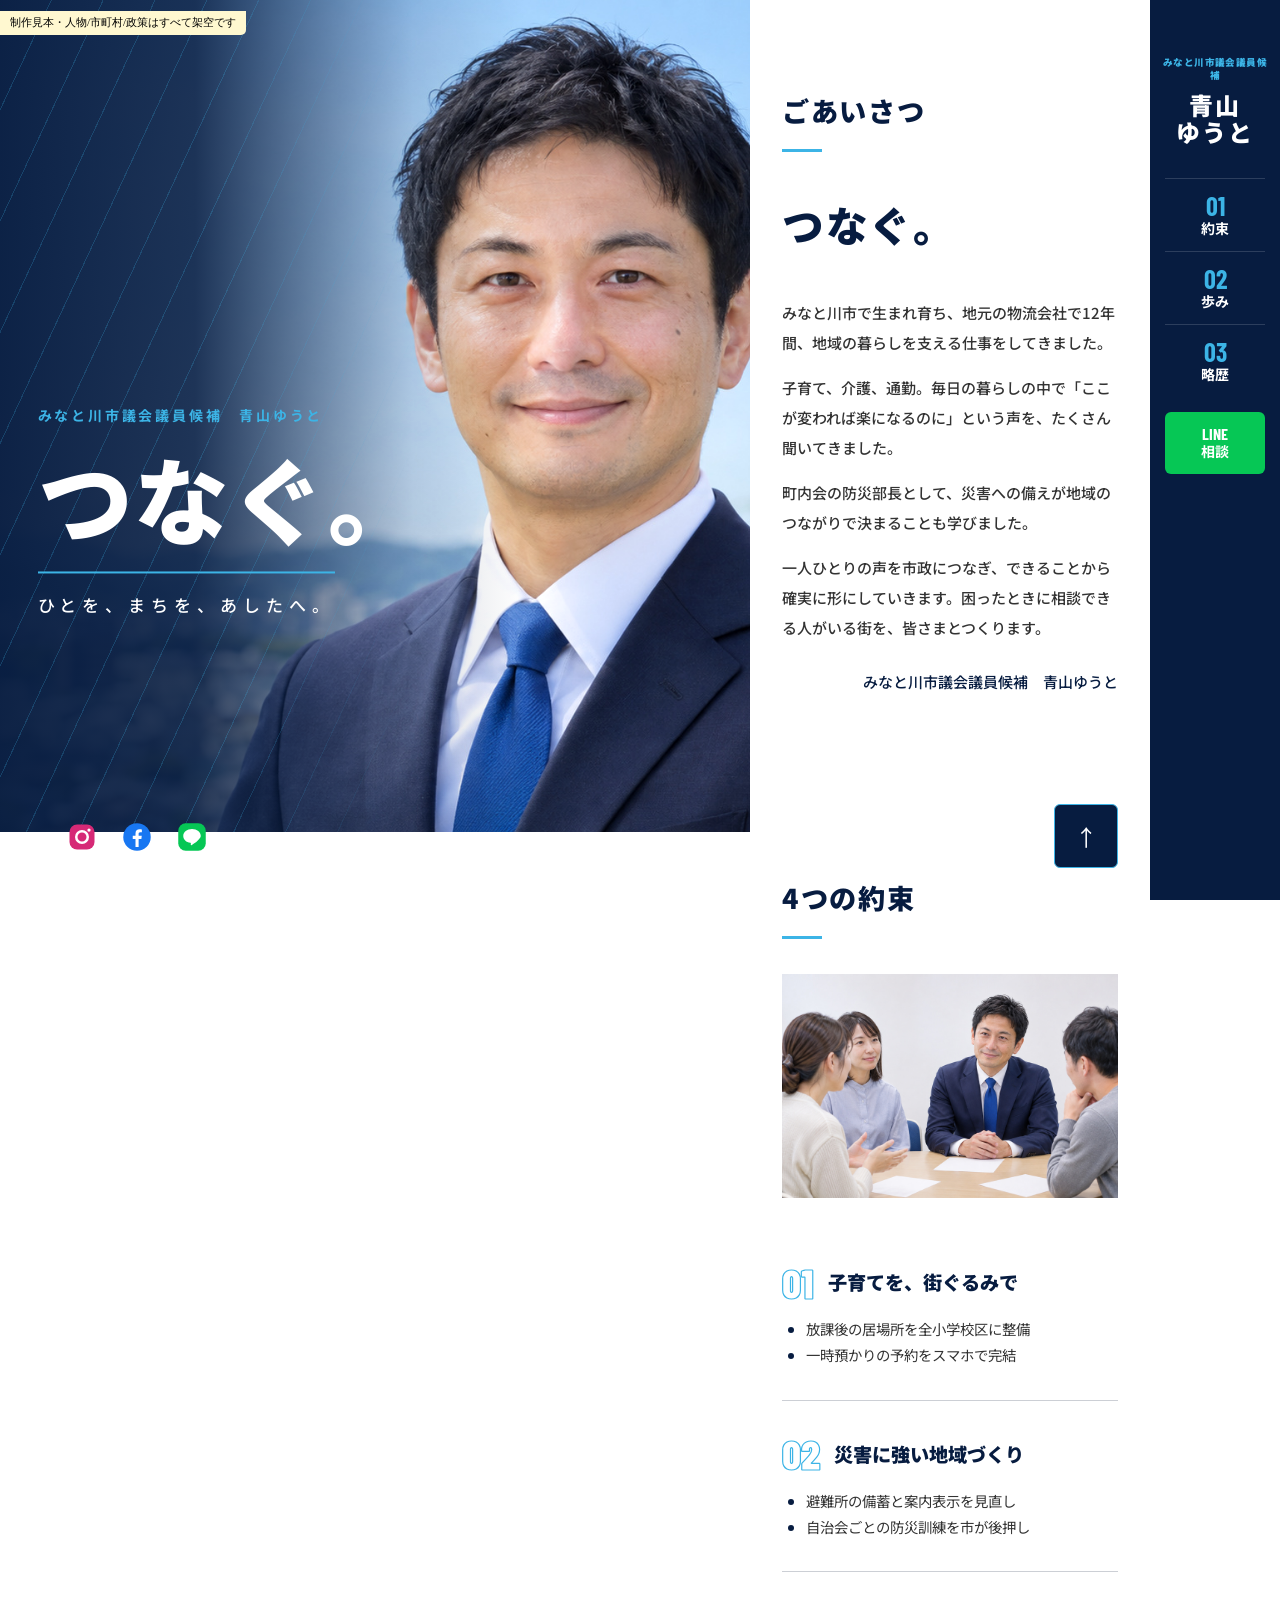
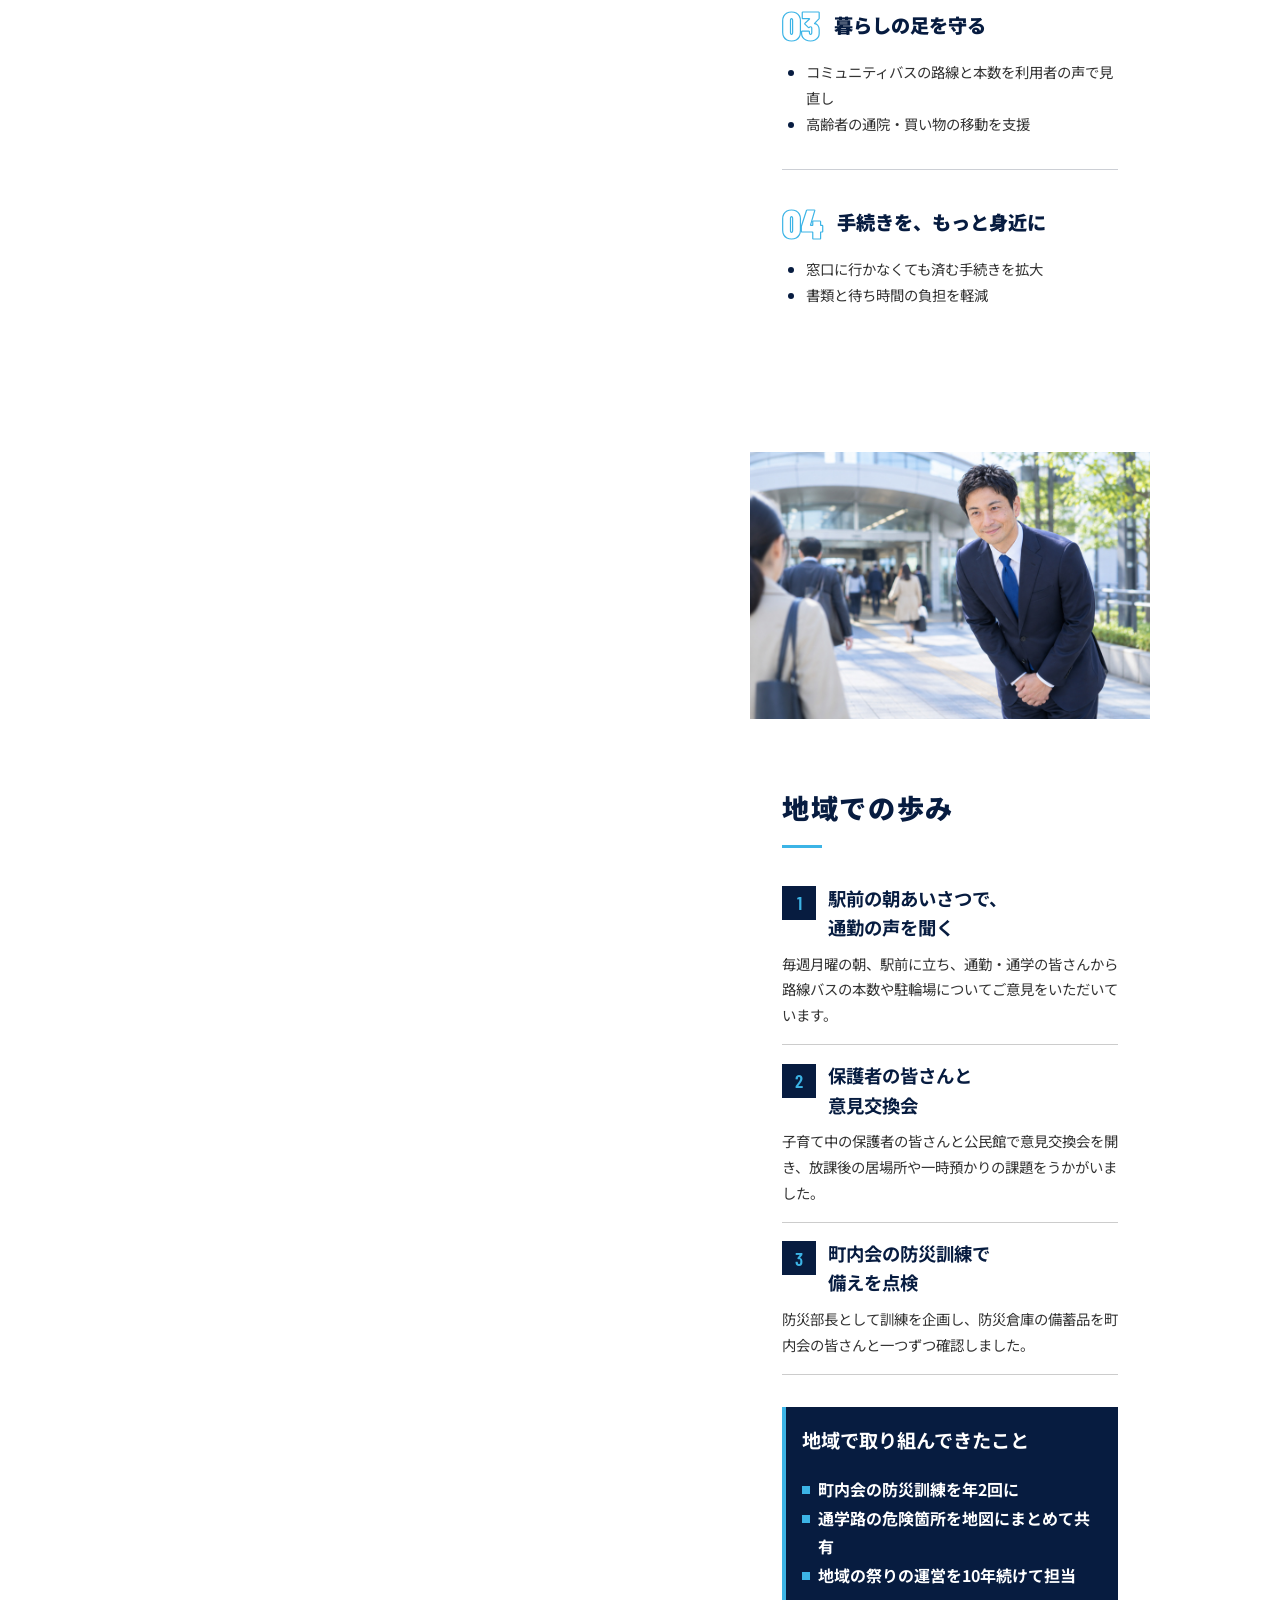
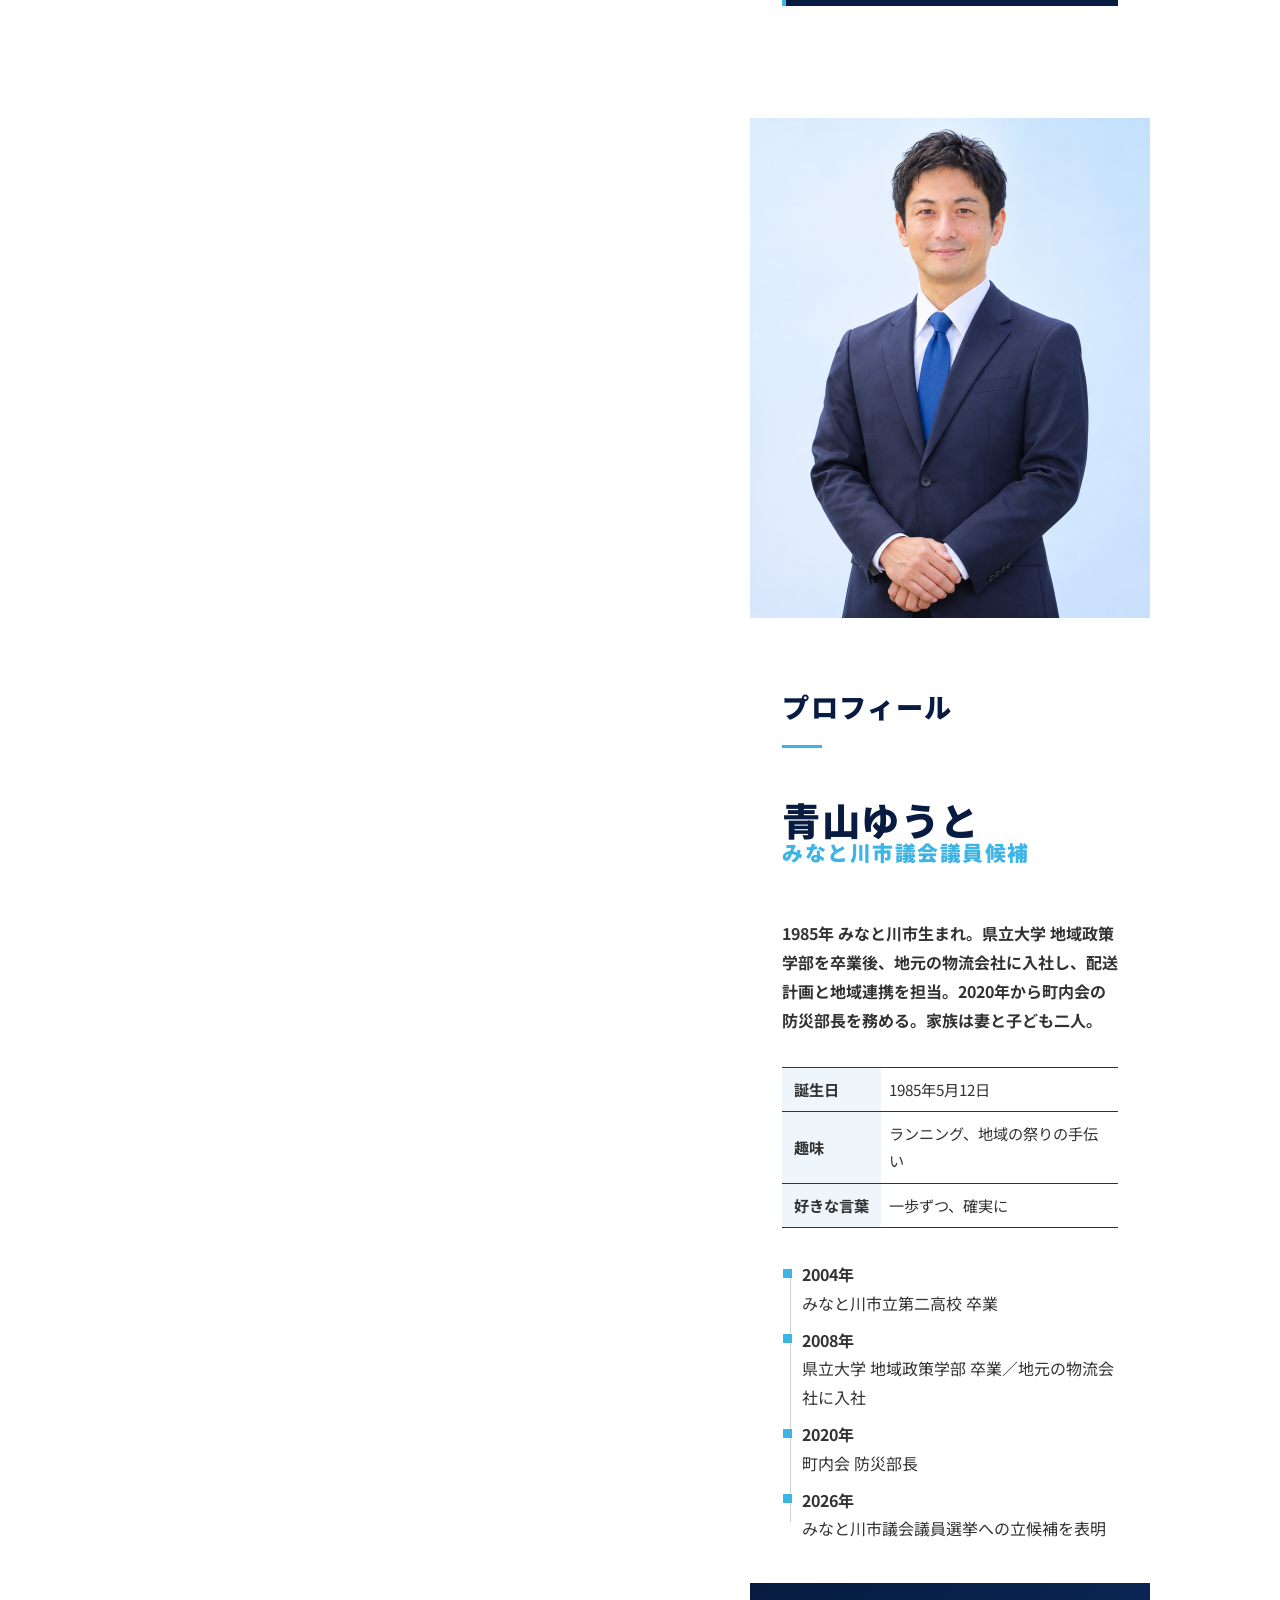
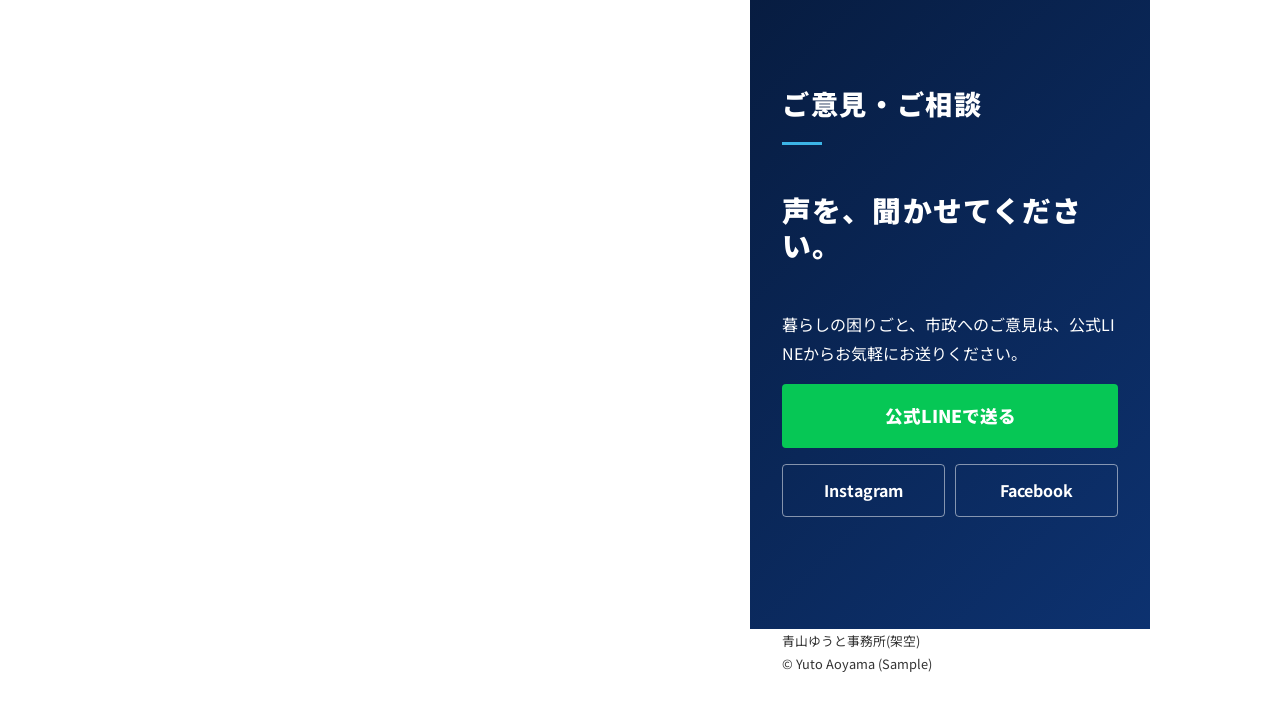
<file: o2/index.html>
<!doctype html>
<html lang="ja">
<head>
<meta charset="utf-8">
<meta name="viewport" content="width=device-width,initial-scale=1">
<title>青山ゆうと 公式サイト(制作見本・B案改)</title>
<link href="https://fonts.googleapis.com/css2?family=Barlow+Condensed:wght@600&family=Noto+Sans+JP:wght@400;700;900&family=Noto+Serif+JP:wght@700&family=Yuji+Syuku&display=swap" rel="stylesheet">
<style>
/* 参考サイトの実測値をそのまま使用 */
:root{--basecolor:rgba(0,30,130,1);--subcolor2:rgba(0,95,180,1);--line:#333;--text:#333}
html,body{margin:0;padding:0;scroll-behavior:smooth}
body *{box-sizing:border-box;position:relative;line-height:1.8}
img{max-width:100%;display:block;height:auto}
a{color:inherit;transition:.3s}
ul{padding-left:1.5rem}
ul li::marker{color:var(--basecolor)}
.sample{position:fixed;left:0;top:0;z-index:50;font-size:11px;background:#fff8d0;padding:2px 10px;border-radius:0 0 5px 0}
#container{width:100%;display:flex;flex-wrap:nowrap;font-family:"Noto Sans JP",sans-serif;color:var(--text);background:#fff;word-break:break-all}
/* 背景:写真+筆の跡+縦書きスローガン(固定) */
.bgbox{z-index:0;width:100%;height:100dvh;max-height:65vw;position:fixed;left:0;top:0;overflow:hidden;background:#fff}
.bgbox .photo{position:absolute;left:0;top:0;width:calc(100% - 530px);height:100%;overflow:hidden}
.bgbox .photo picture,.bgbox .photo .main{display:block;width:100%;height:100%;object-fit:cover;object-position:60% top}
.bgbox .brush{position:absolute;left:-3%;top:-3%;height:106%;width:34%;max-width:none;object-fit:fill;opacity:.96}
.bgbox .brush2{left:auto;right:-14%;top:-10%;height:80%;transform:rotate(180deg);opacity:.9}
.bgbox .slogan{position:absolute;left:8%;top:18%;writing-mode:vertical-rl;color:#fff;font-weight:900;font-size:clamp(44px,4.6vw,72px);letter-spacing:.06em;line-height:1.1;text-shadow:0 0 14px rgba(0,30,130,.35)}
#site-header{width:calc(100% - 530px);height:100dvh;order:1}
.snsbt{position:fixed;bottom:2rem;left:4vw;background:#fff;padding:1rem;border-radius:5px;display:flex;gap:1rem 25px;align-items:center;z-index:5}
.snsbt a{display:block;width:30px;height:30px}
.snsbt a:hover{opacity:.6}
.snsbt svg{width:30px;height:30px;display:block}
/* 右の縦メニュー */
#menubox{width:130px;position:fixed;right:0;top:0;height:100%;z-index:10}
#mainmenu{display:flex;flex-direction:column;align-items:center;height:100%;padding:2rem 0 0}
#mainmenu h1{margin:2rem auto;display:flex;flex-direction:row-reverse;gap:2px;font-weight:900;color:#111}
#mainmenu h1 .nm{writing-mode:vertical-rl;font-size:2rem;letter-spacing:.04em;line-height:1}
#mainmenu h1 .pos{writing-mode:vertical-rl;font-size:.95rem;line-height:1.1;padding-top:2px}
#mainmenu ul{list-style:none;margin:0;padding:0 0 2rem}
#mainmenu li{margin-top:.5rem}
#mainmenu li a{display:flex;align-items:center;justify-content:center;text-align:center;border-radius:100px;color:#fff;text-decoration:none;background:rgba(0,30,130,.8);width:6em;height:6em;font-size:13px;font-weight:700;line-height:1.3}
#mainmenu li a:hover{background:rgba(1,60,147,1)}
#mainmenu li a.line{background:#06c755}
/* 中央の本文カラム */
#site-content{background:#fff;width:400px;order:2;box-shadow:5px 0 10px rgba(0,0,0,.05),-5px 0 10px rgba(0,0,0,.05);min-height:calc(100vh + 20px);margin:-10px 0;z-index:3}
section{padding:2rem}
section h1{border-bottom:3px solid #005293;display:block;width:fit-content;font-size:1.2rem;margin:3rem auto;padding:0 0 .5rem;text-align:center;font-weight:900}
section .catch{text-align:center;color:var(--basecolor);font-size:1.9rem;margin:3rem auto;font-weight:900}
section .catch span{font-size:1.3rem;color:var(--text);display:block;margin-top:-.5rem}
.subcatch{text-align:center;color:var(--basecolor);font-family:"Noto Serif JP",serif;letter-spacing:.3em;margin:-2rem auto 2.5rem;font-size:15px}
.message{font-weight:bold;font-size:1.1rem;line-height:2rem;margin:0 auto 3rem}
.message p{font-size:15px;line-height:2;margin:0 0 1em}
.sign{font-family:"Yuji Syuku",serif;font-size:2rem;text-align:right;color:#111;margin-top:1.5rem!important}
.policy h2{font-size:1.6rem;color:var(--basecolor);font-weight:900;text-align:left;margin:0;padding:2rem 0 0;border-top:1px solid rgba(2,17,46,.2);line-height:1.6}
.policy h2:first-of-type{border-top:none}
.policy ul{margin:.8rem 0 2rem}
.policy li{font-size:.9rem}
.fullimg{display:block;margin:5rem auto -2rem;z-index:5}
#area dl{margin:0}
#area dt{font-weight:bold;color:var(--basecolor);font-size:1.4rem;padding-right:3rem;line-height:1.6}
#area dt::before{position:absolute;font-size:4.5rem;font-family:"Barlow Condensed",sans-serif;font-weight:600;line-height:1;color:rgba(0,82,147,.2);right:0;top:-.5rem}
#area dt:nth-of-type(1)::before{content:'1'}#area dt:nth-of-type(2)::before{content:'2'}#area dt:nth-of-type(3)::before{content:'3'}
#area dd{margin:0 auto 1rem;padding:.5rem 0 1rem;border-bottom:1px solid #ccc;font-size:.9rem}
.ymbox{background:var(--basecolor);border-radius:10px;padding:1rem;color:#fff;margin-top:2rem}
.ymbox h2{border-bottom:3px solid #fff;margin:0 auto 1rem;padding:0 0 .5rem;width:fit-content;font-size:1.2rem}
.ymbox ul{list-style:none;margin:0;padding:0}
.ymbox li{font-weight:bold;display:flex;gap:.5rem}
.ymbox li::before{content:'✔';flex:none}
#profile .catch{font-size:2.1rem}
#profile .catch+p{font-weight:bold}
#profile table{margin:2rem auto;border-collapse:collapse;border-bottom:1px solid var(--line);width:100%}
#profile th,#profile td{padding:.5rem;border-top:1px solid var(--line);text-align:left;font-size:.95rem}
#profile th{padding:.5rem .75rem;background:rgba(0,82,147,.05);white-space:nowrap}
#profile dl{margin:0}
#profile dt,#profile dd{padding:0 0 0 1.25em;margin:0}
#profile dt{font-weight:bold}
#profile dd{padding-bottom:.5rem}
#profile dt::before{content:'●';position:absolute;color:var(--basecolor);left:0;top:0;z-index:5}
#profile dt::after,#profile dd::after{content:'';position:absolute;left:.5em;top:.5em;width:1px;height:100%;z-index:2;background:rgba(2,17,46,.2)}
#profile dd:last-of-type::after{display:none}
#contact{background:rgba(0,82,147,.05);margin-bottom:-6rem;padding-bottom:7rem}
#contact .catch{font-size:1.8rem}
.btn-line{display:block;text-align:center;background:#06c755;color:#fff;font-weight:900;text-decoration:none;border-radius:2rem;padding:1rem;font-size:1.1rem}
.sns2{display:flex;gap:10px;margin-top:1rem}
.sns2 a{flex:1;text-align:center;text-decoration:none;font-weight:bold;color:var(--basecolor);background:#fff;border-radius:2rem;padding:.7rem}
footer{padding:2rem;font-size:.8rem}
#pagetop{z-index:10;position:sticky;bottom:2rem;padding:0 2rem;text-align:right}
#pagetop a{width:4rem;height:4rem;display:inline-flex;align-items:center;justify-content:center;background:rgba(0,30,130,.8);border-radius:4rem;color:#fff;text-decoration:none;font-size:1.4rem}
#menubox2{display:none}
@media(max-width:860px){
  #site-header{display:none}
  #site-content{width:calc(100vw - 170px);margin:0 auto 0 0}
  #menubox{width:170px}
  .bgbox .photo{width:100%}
}
@media(max-width:560px){
  #container{display:block}
  #menubox{display:none}
  #menubox2{display:flex;position:absolute;top:0;left:0;width:100%;height:90px;background:#fff;z-index:40;justify-content:space-between;align-items:center;padding:0 1rem}
  #menubox2 .logo{font-weight:900;font-size:1.5rem;color:#111;line-height:1.1}
  #menubox2 .logo small{display:block;font-size:.7rem}
  #ocbt{width:70px;height:70px;border-radius:4rem;background:var(--basecolor);color:#fff;display:flex;flex-direction:column;align-items:center;justify-content:center;gap:4px;font-size:.6rem;text-decoration:none}
  #ocbt i{display:block;width:30px;height:4px;border-radius:3px;background:#fff}
  .bgbox{position:relative;height:100dvh;min-height:640px;max-height:180vw;padding-top:90px}
  .bgbox .photo{position:absolute;top:90px;width:100%;height:calc(100% - 90px)}
  .bgbox .photo .main{object-position:center top}
  .bgbox .brush{width:44%}
  .bgbox .slogan{top:calc(90px + 6%);left:7%;font-size:56px}
  .snsbt{position:absolute;bottom:2rem;left:2rem;width:calc(100% - 4rem);justify-content:center}
  #site-content{width:100%;margin:0;box-shadow:none}
}

/* ===== オリジナル案: 骨格は残し、見た目を独自にする ===== */
:root{--basecolor:#0b2a5b;--sky:#2fa4d9}
body{background:#fff}
.bgbox .photo .main{width:100%;height:100%;object-fit:cover;object-position:68% 20%}
.bgbox .panel{position:absolute;left:0;top:0;bottom:0;width:30%;background:linear-gradient(180deg,#0b2a5b 0%,#123d7f 100%)}
.bgbox .panel::after{content:"";position:absolute;right:-60px;top:0;bottom:0;width:60px;background:linear-gradient(90deg,rgba(11,42,91,.55),rgba(11,42,91,0))}
.bgbox .wave{position:absolute;left:0;bottom:0;width:100%;height:22%}
.bgbox .slogan{writing-mode:horizontal-tb;left:4%;top:auto;bottom:30%;font-size:clamp(40px,4vw,64px);text-shadow:none;letter-spacing:.08em}
.bgbox .slogan span{display:block;font-size:.3em;font-weight:700;letter-spacing:.12em;max-width:9em;line-height:1.6;margin-top:.6em;color:#bfe6f7}
#mainmenu h1{color:var(--basecolor);flex-direction:column;align-items:center;text-align:center}
#mainmenu h1 .nm,#mainmenu h1 .pos{writing-mode:horizontal-tb}
#mainmenu h1 .nm{font-size:1.25rem;order:1}
#mainmenu h1 .pos{font-size:.65rem;font-weight:700;color:var(--sky);order:0;margin-bottom:4px;max-width:110px;line-height:1.4}
#mainmenu li{margin-top:0}
#mainmenu li a{width:100px;height:auto;border-radius:0;background:none;color:var(--basecolor);flex-direction:column;padding:14px 0;border-top:1px solid #d5dbe5;font-size:14px}
#mainmenu li:last-child a{border-bottom:1px solid #d5dbe5}
#mainmenu li a b{font-family:"Barlow Condensed";font-size:22px;color:var(--sky);line-height:1}
#mainmenu li a:hover{background:#eef6fb}
#mainmenu li a.line{background:#06c755;color:#fff;border:0;margin-top:14px;border-radius:6px}
#mainmenu li a.line b{color:#fff;font-size:16px}
section h1{border-bottom:0;margin:3rem 0 2rem;padding:0 0 0 14px;text-align:left;font-size:1.3rem;color:var(--basecolor);border-left:5px solid var(--sky)}
section .catch{text-align:left}
.subcatch{display:none}
.sign{font-family:"Noto Sans JP";font-size:.95rem;font-weight:700;color:var(--basecolor)}
.policy h2{font-size:1.25rem;display:flex;gap:12px;align-items:baseline;counter-increment:pol}
.policy h2::before{content:counter(pol,decimal-leading-zero);font-family:"Barlow Condensed";color:var(--sky);font-size:1.6rem}
.policy{counter-reset:pol}
#area dt{padding:0 0 0 46px;font-size:1.15rem}
#area dt::before{right:auto;left:0;top:.15rem;width:34px;height:34px;border-radius:50%;background:var(--sky);color:#fff;font-size:1.2rem;display:flex;align-items:center;justify-content:center}
.ymbox{background:#eef6fb;color:var(--text);border-top:4px solid var(--sky);border-radius:0}
.ymbox h2{border-bottom:0;color:var(--basecolor);margin:0 0 .6rem}
.ymbox li::before{content:'';width:8px;height:8px;background:var(--sky);margin-top:.7em}
#profile .catch span{color:var(--sky)}
#profile th{background:#eef6fb}
#profile dt::before{content:'';width:9px;height:9px;border-radius:0;background:var(--sky);top:.55em;left:.05em}
#contact{background:#0b2a5b;color:#fff}
#contact h1{color:#fff}
#contact .catch{color:#fff}
#pagetop a{border-radius:6px;background:var(--sky)}
.snsbt{border-radius:0;background:rgba(255,255,255,.92)}
@media(max-width:560px){
  .bgbox .panel{width:100%;top:auto;height:42%;background:linear-gradient(0deg,#0b2a5b 30%,rgba(11,42,91,0))}
  .bgbox .panel::after{display:none}
  .bgbox .slogan{left:7%;bottom:18%;top:auto;font-size:52px}
  #ocbt{border-radius:8px;background:var(--basecolor)}
}

/* ===== B案改: 濃紺×水色の細線でシャープに ===== */
:root{--basecolor:#071c40;--sky:#3cb4e6}
.bgbox{background:#071c40}
.bgbox .panel{width:100%;background:linear-gradient(90deg,rgba(7,28,64,.97) 0%,rgba(7,28,64,.88) 26%,rgba(7,28,64,.15) 55%,rgba(7,28,64,0) 70%)}
.bgbox .panel::after{display:none}
.bgbox .photo .main{filter:saturate(.9) contrast(1.05)}
.bgbox .lines{position:absolute;inset:0;background:repeating-linear-gradient(115deg,rgba(60,180,230,.0) 0 46px,rgba(60,180,230,.22) 46px 47px);-webkit-mask:linear-gradient(90deg,#000 0,#000 30%,transparent 55%);mask:linear-gradient(90deg,#000 0,#000 30%,transparent 55%)}
.bgbox .slogan{left:5%;bottom:auto;top:50%;transform:translateY(-50%);font-size:clamp(64px,7.4vw,120px);letter-spacing:.02em;line-height:1}
.bgbox .slogan em{display:block;font-style:normal;font-size:14px;letter-spacing:.2em;color:var(--sky);margin-bottom:22px;font-weight:700}
.bgbox .slogan span{font-size:17px;letter-spacing:.35em;color:#fff;max-width:none;margin-top:26px;padding-top:18px;border-top:2px solid var(--sky);width:fit-content;font-weight:500}
#menubox{background:#071c40}
#mainmenu h1.hz{writing-mode:horizontal-tb;display:block;text-align:center;color:#fff;font-size:1.5rem;line-height:1.15;letter-spacing:.08em;margin:1.5rem auto 2rem}
#mainmenu h1.hz small{display:block;font-size:.6rem;color:var(--sky);letter-spacing:.05em;margin-bottom:8px;line-height:1.4;padding:0 10px}
#mainmenu li a{color:#fff;border-top:1px solid rgba(255,255,255,.15)}
#mainmenu li:last-child a{border-bottom:0}
#mainmenu li a:hover{background:rgba(60,180,230,.12)}
#mainmenu li a b{font-size:26px}
#site-content{box-shadow:none}
section h1{border-left:0;padding:0;font-size:1.7rem;font-weight:900;letter-spacing:.06em;color:var(--basecolor);margin:4rem 0 2.2rem}
section h1::after{content:"";display:block;width:40px;height:3px;background:var(--sky);margin-top:14px}
section .catch{font-size:2.6rem;line-height:1.2;letter-spacing:.04em}
.message p{font-weight:500}
.policy h2{font-size:1.2rem;align-items:center;gap:14px}
.policy h2::before{font-size:2.6rem;color:transparent;-webkit-text-stroke:1.2px var(--sky);line-height:1}
#area dt::before{border-radius:0;background:var(--basecolor);color:var(--sky);font-family:"Barlow Condensed"}
.ymbox{background:var(--basecolor);color:#fff;border-top:0;border-left:4px solid var(--sky)}
.ymbox h2{color:#fff}
#profile .catch{font-size:2.4rem}
#contact{background:linear-gradient(135deg,#071c40,#0d3270)}
#contact h1::after{background:var(--sky)}
.btn-line{border-radius:4px}
.sns2 a{border-radius:4px;background:transparent;color:#fff;border:1px solid rgba(255,255,255,.5)}
#pagetop a{background:var(--basecolor);border:1px solid var(--sky)}
.snsbt{background:transparent}
@media(max-width:560px){
  .bgbox .panel{height:100%;background:linear-gradient(0deg,rgba(7,28,64,.98) 0%,rgba(7,28,64,.9) 45%,rgba(7,28,64,0) 75%)}
  .bgbox .lines{-webkit-mask:linear-gradient(0deg,#000 0,#000 25%,transparent 55%);mask:linear-gradient(0deg,#000 0,#000 25%,transparent 55%)}
  .bgbox .slogan{top:auto;bottom:14%;transform:none;font-size:64px}
  .bgbox .slogan span{font-size:13px;letter-spacing:.2em}
  #menubox2{background:#071c40}
  #menubox2 .logo{color:#fff}
  #menubox2 .logo small{color:var(--sky)}
  #ocbt{background:transparent;border:1px solid var(--sky)}
  .sample{top:auto;bottom:0;border-radius:0 5px 0 0}
}
</style>
</head>
<body>
<p class="sample">制作見本・人物/市町村/政策はすべて架空です</p>
<div id="container">
  <div class="bgbox">
    <div class="photo">
      <img class="main" src="../img/hero.jpg" alt=""><div class="panel"></div><div class="lines" aria-hidden="true"></div>
      <p class="slogan"><em>みなと川市議会議員候補　青山ゆうと</em>つなぐ。<span>ひとを、まちを、あしたへ。</span></p>
    </div>
  </div>
  <header id="site-header">
    <div class="snsbt">
      <a href="#" aria-label="Instagram"><svg viewBox="0 0 24 24"><rect x="2" y="2" width="20" height="20" rx="6" fill="#d62976"/><circle cx="12" cy="12" r="4.6" fill="none" stroke="#fff" stroke-width="2"/><circle cx="17.6" cy="6.4" r="1.3" fill="#fff"/></svg></a>
      <a href="#" aria-label="Facebook"><svg viewBox="0 0 24 24"><circle cx="12" cy="12" r="11" fill="#1877f2"/><path d="M13.3 20v-6.4h2.2l.3-2.6h-2.5V9.5c0-.7.2-1.3 1.3-1.3h1.3V5.9c-.6-.1-1.3-.1-1.9-.1-1.9 0-3.2 1.2-3.2 3.3V11H8.6v2.6h2.2V20z" fill="#fff"/></svg></a>
      <a href="#" aria-label="LINE"><svg viewBox="0 0 24 24"><rect x="1" y="1" width="22" height="22" rx="6" fill="#06c755"/><path d="M12 5.5c-4 0-7 2.5-7 5.6 0 2.8 2.4 5.1 5.7 5.5.6.1.4.6.3 1.6 0 .3.3.5.6.3 2.6-1.5 5.4-3.6 6.6-5.5.5-.6.8-1.3.8-1.9 0-3.1-3-5.6-7-5.6z" fill="#fff"/></svg></a>
    </div>
  </header>
  <div id="menubox">
    <nav id="mainmenu">
      <h1 class="hz"><small>みなと川市議会議員候補</small>青山<br>ゆうと</h1>
      <ul>
        <li><a href="#policy"><b>01</b>約束</a></li>
        <li><a href="#area"><b>02</b>歩み</a></li>
        <li><a href="#profile"><b>03</b>略歴</a></li>
        <li><a class="line" href="#contact"><b>LINE</b>相談</a></li>
      </ul>
    </nav>
  </div>
  <div id="menubox2"><p class="logo"><small>みなと川市議会議員候補</small>青山ゆうと</p><a id="ocbt" href="#policy"><i></i><i></i><i></i>メニュー</a></div>

  <div id="site-content">
    <main>
      <section id="message">
        <h1>ごあいさつ</h1>
        <p class="catch">つなぐ。</p>
        <p class="subcatch">ひとを、まちを、あしたへ。</p>
        <div class="message">
          <p>みなと川市で生まれ育ち、地元の物流会社で12年間、地域の暮らしを支える仕事をしてきました。</p>
          <p>子育て、介護、通勤。毎日の暮らしの中で「ここが変われば楽になるのに」という声を、たくさん聞いてきました。</p>
          <p>町内会の防災部長として、災害への備えが地域のつながりで決まることも学びました。</p>
          <p>一人ひとりの声を市政につなぎ、できることから確実に形にしていきます。困ったときに相談できる人がいる街を、皆さまとつくります。</p>
          <p class="sign">みなと川市議会議員候補　青山ゆうと</p>
        </div>
      </section>

      <section id="policy" class="policy">
        <h1>4つの約束</h1>
        <img src="../img/act2.jpg" alt="">
        <div style="margin-top:2rem">
          <h2>子育てを、街ぐるみで</h2>
          <ul><li>放課後の居場所を全小学校区に整備</li><li>一時預かりの予約をスマホで完結</li></ul>
          <h2>災害に強い地域づくり</h2>
          <ul><li>避難所の備蓄と案内表示を見直し</li><li>自治会ごとの防災訓練を市が後押し</li></ul>
          <h2>暮らしの足を守る</h2>
          <ul><li>コミュニティバスの路線と本数を利用者の声で見直し</li><li>高齢者の通院・買い物の移動を支援</li></ul>
          <h2>手続きを、もっと身近に</h2>
          <ul><li>窓口に行かなくても済む手続きを拡大</li><li>書類と待ち時間の負担を軽減</li></ul>
        </div>
      </section>

      <div class="fullimg"><img src="../img/act1.jpg" alt=""></div>
      <section id="area">
        <h1>地域での歩み</h1>
        <dl>
          <dt>駅前の朝あいさつで、<br>通勤の声を聞く</dt>
          <dd>毎週月曜の朝、駅前に立ち、通勤・通学の皆さんから路線バスの本数や駐輪場についてご意見をいただいています。</dd>
          <dt>保護者の皆さんと<br>意見交換会</dt>
          <dd>子育て中の保護者の皆さんと公民館で意見交換会を開き、放課後の居場所や一時預かりの課題をうかがいました。</dd>
          <dt>町内会の防災訓練で<br>備えを点検</dt>
          <dd>防災部長として訓練を企画し、防災倉庫の備蓄品を町内会の皆さんと一つずつ確認しました。</dd>
        </dl>
        <div class="ymbox">
          <h2>地域で取り組んできたこと</h2>
          <ul><li>町内会の防災訓練を年2回に</li><li>通学路の危険箇所を地図にまとめて共有</li><li>地域の祭りの運営を10年続けて担当</li></ul>
        </div>
      </section>

      <div class="fullimg"><img src="../img/profile.jpg" alt=""></div>
      <section id="profile">
        <h1>プロフィール</h1>
        <p class="catch">青山ゆうと<span>みなと川市議会議員候補</span></p>
        <p>1985年 みなと川市生まれ。県立大学 地域政策学部を卒業後、地元の物流会社に入社し、配送計画と地域連携を担当。2020年から町内会の防災部長を務める。家族は妻と子ども二人。</p>
        <table>
          <tr><th>誕生日</th><td>1985年5月12日</td></tr>
          <tr><th>趣味</th><td>ランニング、地域の祭りの手伝い</td></tr>
          <tr><th>好きな言葉</th><td>一歩ずつ、確実に</td></tr>
        </table>
        <dl>
          <dt>2004年</dt><dd>みなと川市立第二高校 卒業</dd>
          <dt>2008年</dt><dd>県立大学 地域政策学部 卒業／地元の物流会社に入社</dd>
          <dt>2020年</dt><dd>町内会 防災部長</dd>
          <dt>2026年</dt><dd>みなと川市議会議員選挙への立候補を表明</dd>
        </dl>
      </section>

      <section id="contact">
        <h1>ご意見・ご相談</h1>
        <p class="catch">声を、聞かせてください。</p>
        <p>暮らしの困りごと、市政へのご意見は、公式LINEからお気軽にお送りください。</p>
        <a class="btn-line" href="#">公式LINEで送る</a>
        <div class="sns2"><a href="#">Instagram</a><a href="#">Facebook</a></div>
      </section>
    </main>
    <div id="pagetop"><a href="#container" aria-label="ページの先頭へ">↑</a></div>
    <footer>青山ゆうと事務所(架空)<br>© Yuto Aoyama (Sample)</footer>
  </div>
</div>
</body>
</html>
</file>
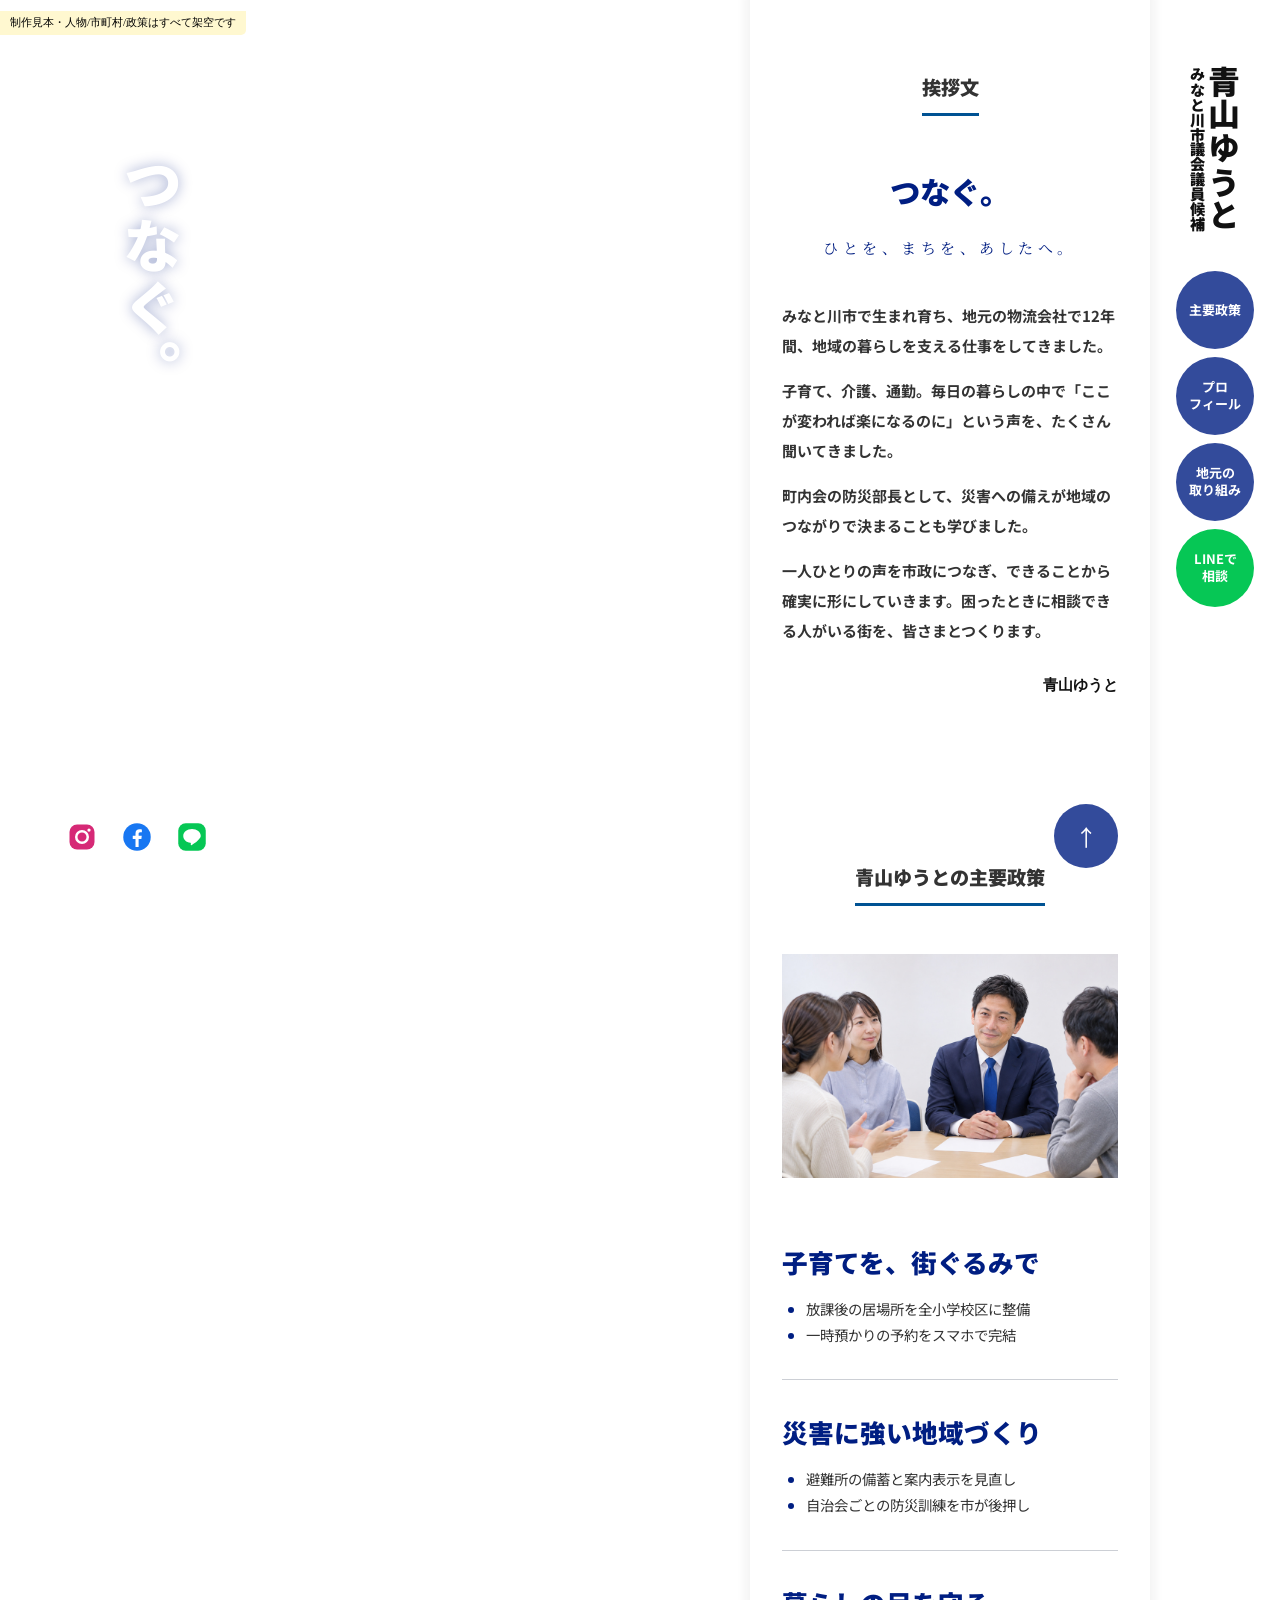
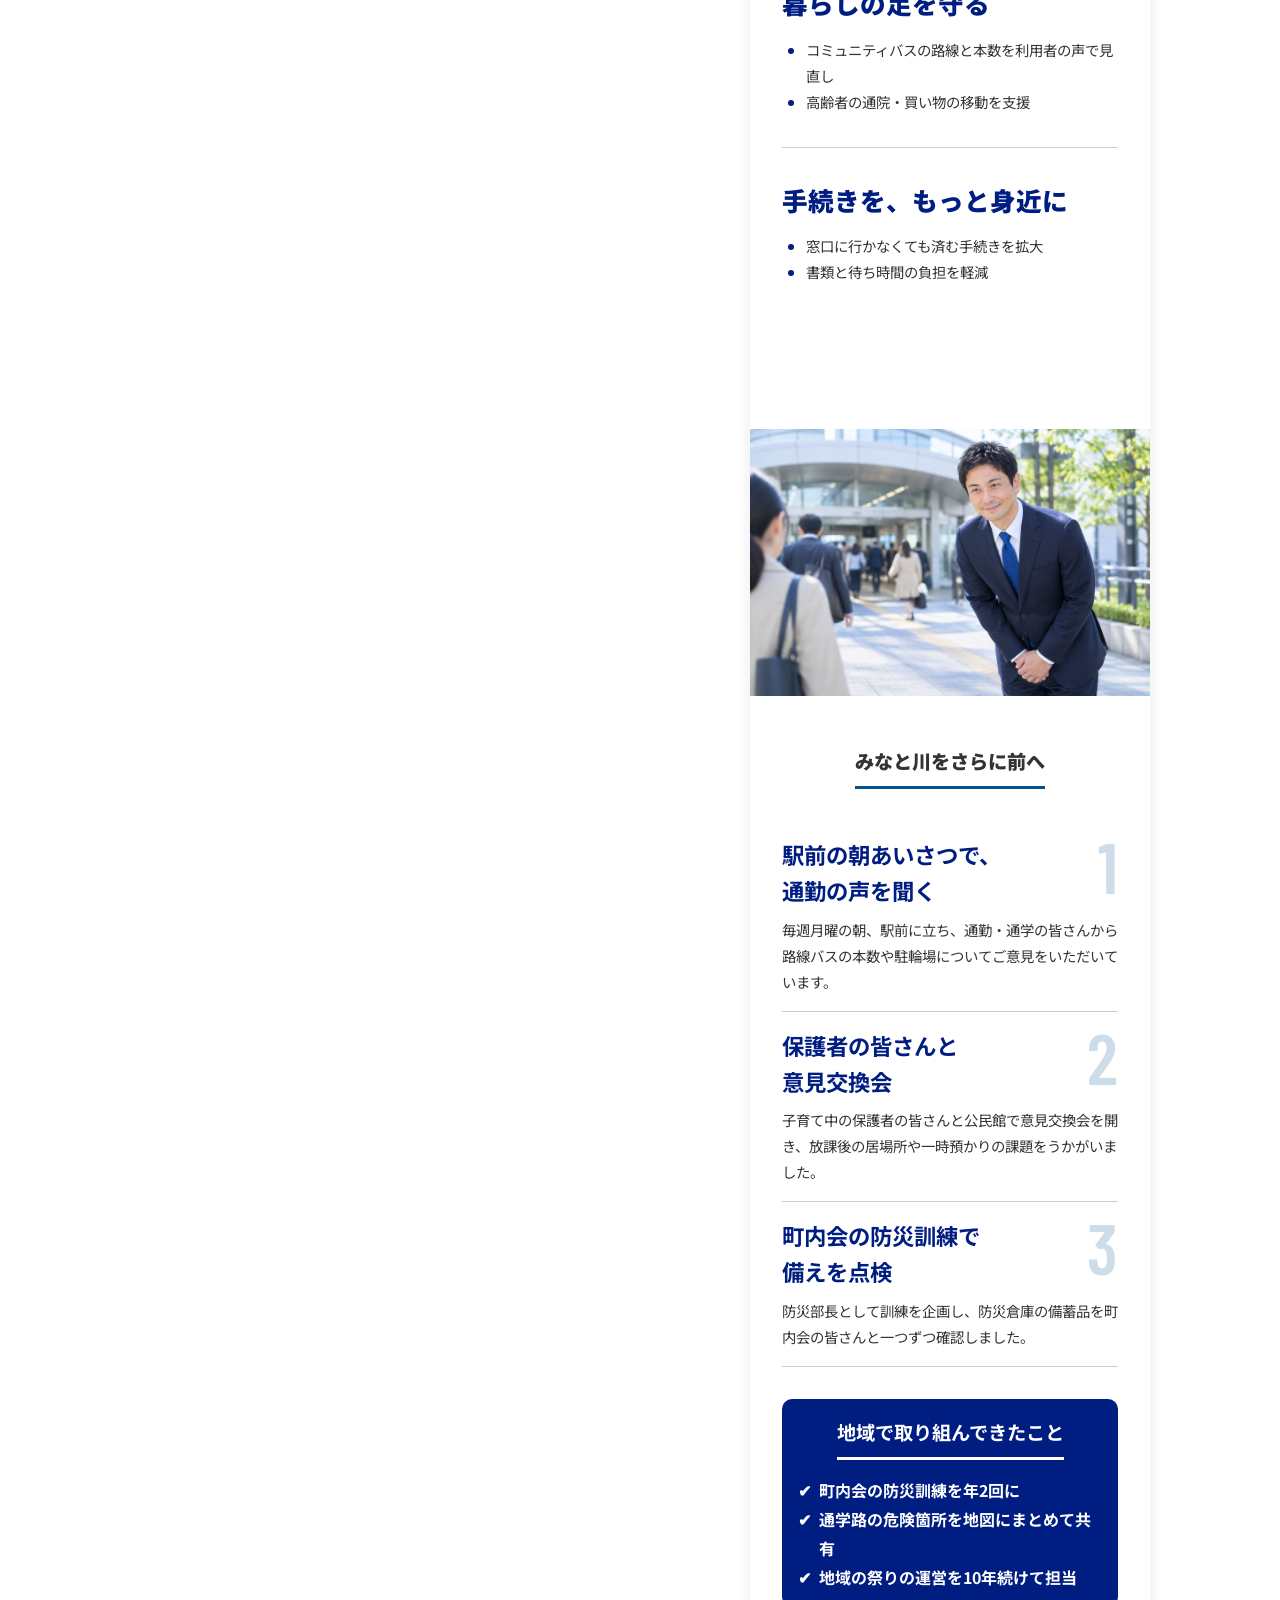
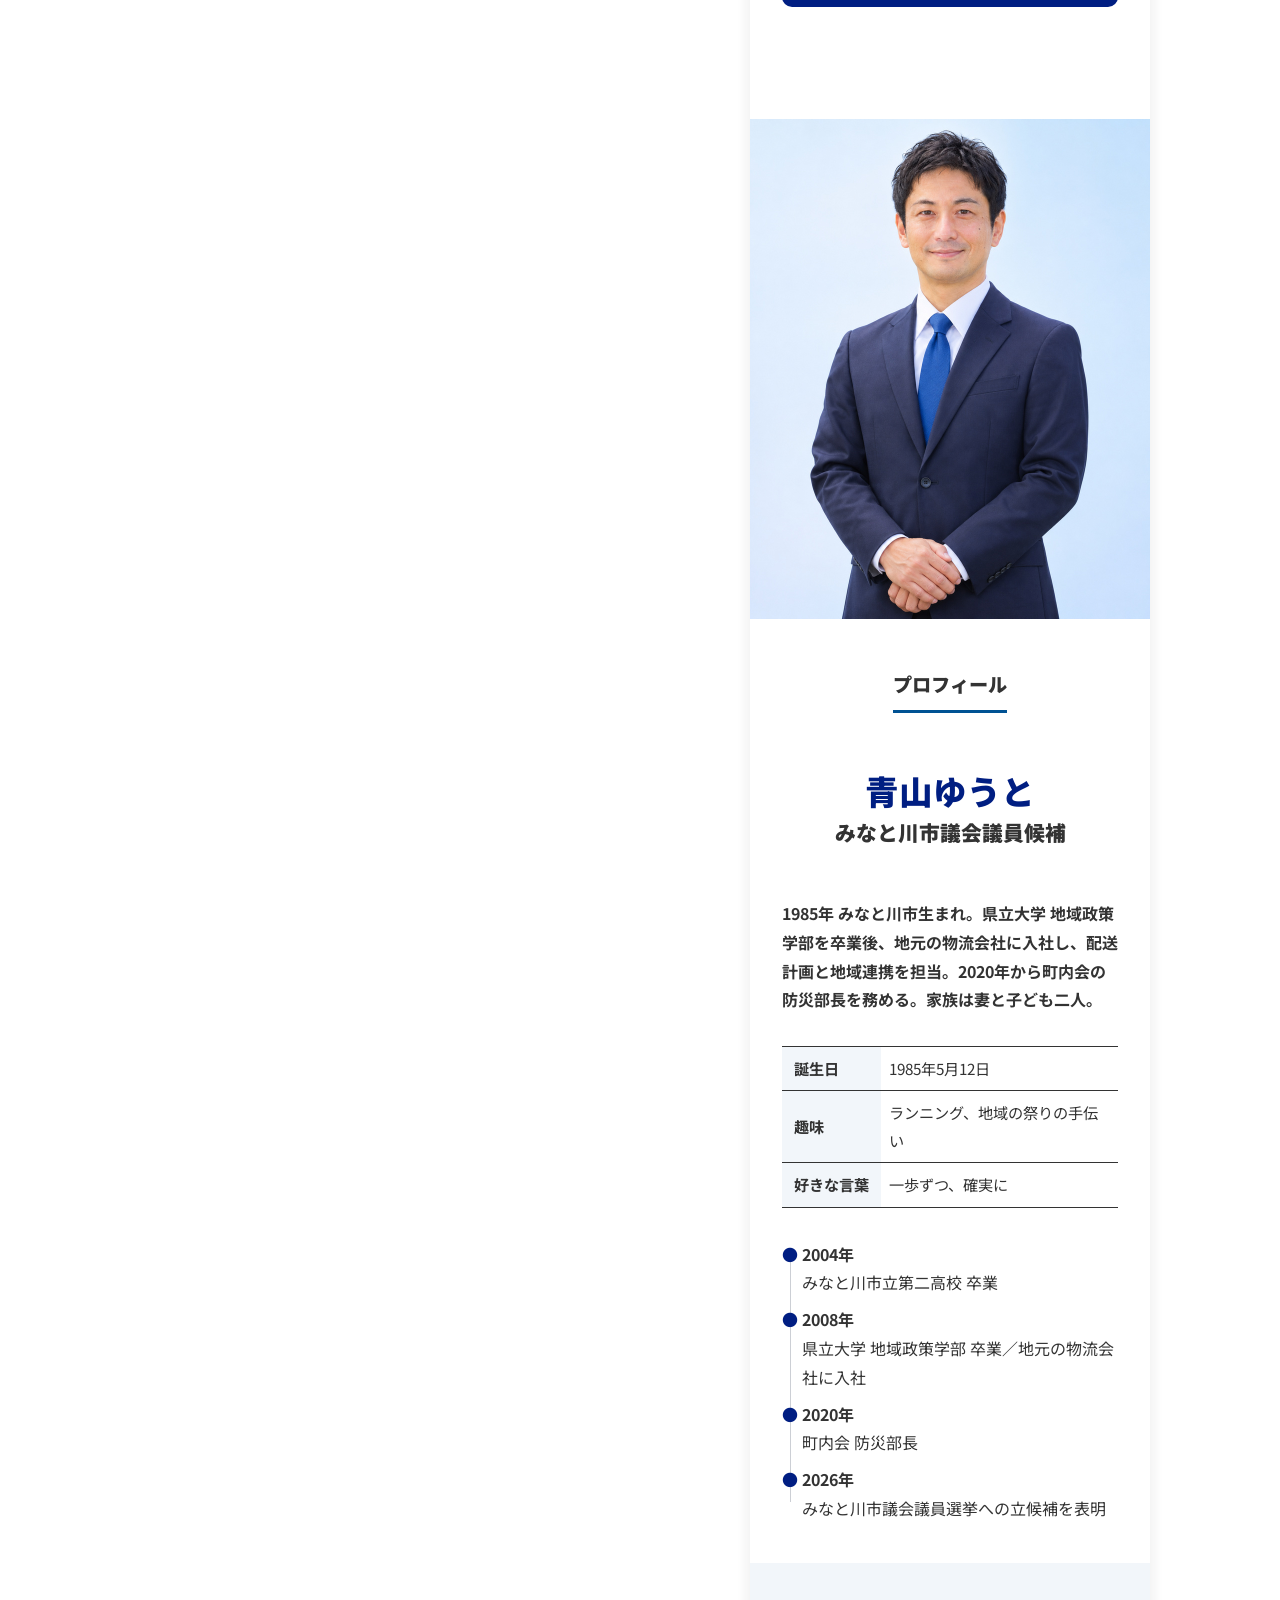
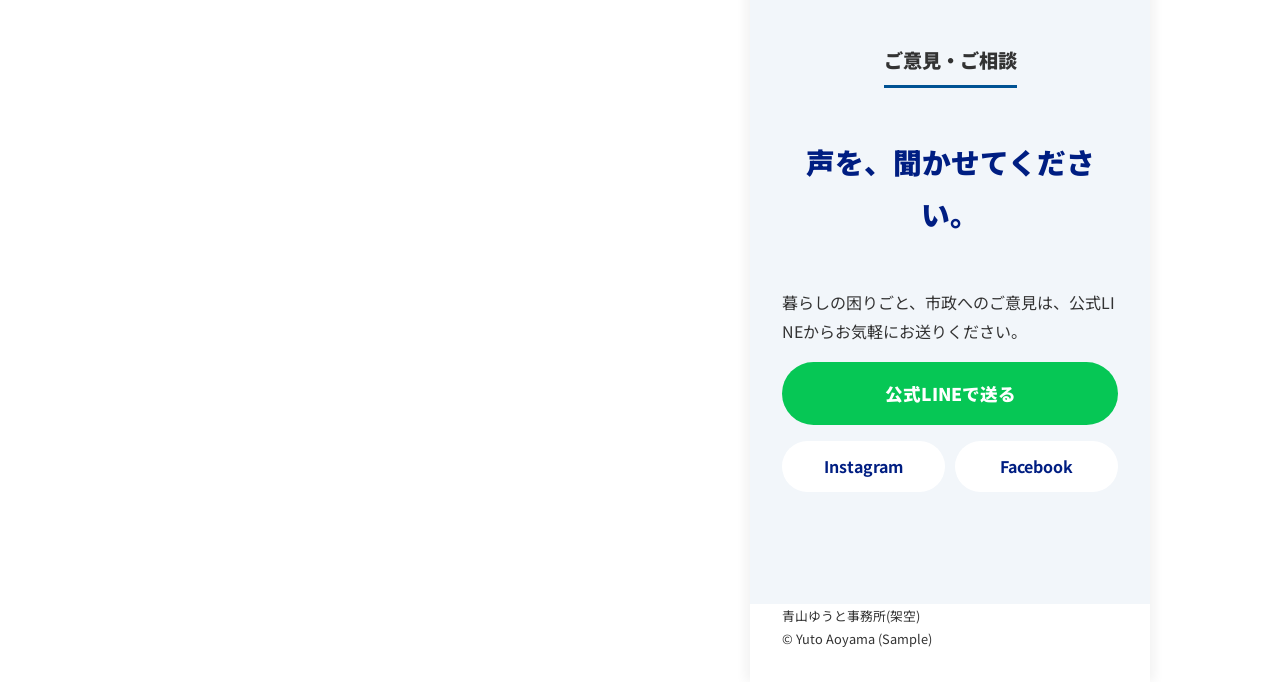
<file: r/index.html>
<!doctype html>
<html lang="ja">
<head>
<meta charset="utf-8">
<meta name="viewport" content="width=device-width,initial-scale=1">
<title>青山ゆうと 公式サイト(制作見本)</title>
<link href="https://fonts.googleapis.com/css2?family=Barlow+Condensed:wght@600&family=Noto+Sans+JP:wght@400;700;900&family=Noto+Serif+JP:wght@700&family=Yuji+Syuku&display=swap" rel="stylesheet">
<style>
/* 参考サイトの実測値をそのまま使用 */
:root{--basecolor:rgba(0,30,130,1);--subcolor2:rgba(0,95,180,1);--line:#333;--text:#333}
html,body{margin:0;padding:0;scroll-behavior:smooth}
body *{box-sizing:border-box;position:relative;line-height:1.8}
img{max-width:100%;display:block;height:auto}
a{color:inherit;transition:.3s}
ul{padding-left:1.5rem}
ul li::marker{color:var(--basecolor)}
.sample{position:fixed;left:0;top:0;z-index:50;font-size:11px;background:#fff8d0;padding:2px 10px;border-radius:0 0 5px 0}
#container{width:100%;display:flex;flex-wrap:nowrap;font-family:"Noto Sans JP",sans-serif;color:var(--text);background:#fff;word-break:break-all}
/* 背景:写真+筆の跡+縦書きスローガン(固定) */
.bgbox{z-index:0;width:100%;height:100dvh;max-height:65vw;position:fixed;left:0;top:0;overflow:hidden;background:#fff}
.bgbox .photo{position:absolute;left:0;top:0;width:calc(100% - 530px);height:100%;overflow:hidden}
.bgbox .photo picture,.bgbox .photo .main{display:block;width:100%;height:100%;object-fit:cover;object-position:60% top}
.bgbox .brush{position:absolute;left:-3%;top:-3%;height:106%;width:34%;max-width:none;object-fit:fill;opacity:.96}
.bgbox .brush2{left:auto;right:-14%;top:-10%;height:80%;transform:rotate(180deg);opacity:.9}
.bgbox .slogan{position:absolute;left:8%;top:18%;writing-mode:vertical-rl;color:#fff;font-weight:900;font-size:clamp(44px,4.6vw,72px);letter-spacing:.06em;line-height:1.1;text-shadow:0 0 14px rgba(0,30,130,.35)}
#site-header{width:calc(100% - 530px);height:100dvh;order:1}
.snsbt{position:fixed;bottom:2rem;left:4vw;background:#fff;padding:1rem;border-radius:5px;display:flex;gap:1rem 25px;align-items:center;z-index:5}
.snsbt a{display:block;width:30px;height:30px}
.snsbt a:hover{opacity:.6}
.snsbt svg{width:30px;height:30px;display:block}
/* 右の縦メニュー */
#menubox{width:130px;position:fixed;right:0;top:0;height:100%;z-index:10}
#mainmenu{display:flex;flex-direction:column;align-items:center;height:100%;padding:2rem 0 0}
#mainmenu h1{margin:2rem auto;display:flex;flex-direction:row-reverse;gap:2px;font-weight:900;color:#111}
#mainmenu h1 .nm{writing-mode:vertical-rl;font-size:2rem;letter-spacing:.04em;line-height:1}
#mainmenu h1 .pos{writing-mode:vertical-rl;font-size:.95rem;line-height:1.1;padding-top:2px}
#mainmenu ul{list-style:none;margin:0;padding:0 0 2rem}
#mainmenu li{margin-top:.5rem}
#mainmenu li a{display:flex;align-items:center;justify-content:center;text-align:center;border-radius:100px;color:#fff;text-decoration:none;background:rgba(0,30,130,.8);width:6em;height:6em;font-size:13px;font-weight:700;line-height:1.3}
#mainmenu li a:hover{background:rgba(1,60,147,1)}
#mainmenu li a.line{background:#06c755}
/* 中央の本文カラム */
#site-content{background:#fff;width:400px;order:2;box-shadow:5px 0 10px rgba(0,0,0,.05),-5px 0 10px rgba(0,0,0,.05);min-height:calc(100vh + 20px);margin:-10px 0;z-index:3}
section{padding:2rem}
section h1{border-bottom:3px solid #005293;display:block;width:fit-content;font-size:1.2rem;margin:3rem auto;padding:0 0 .5rem;text-align:center;font-weight:900}
section .catch{text-align:center;color:var(--basecolor);font-size:1.9rem;margin:3rem auto;font-weight:900}
section .catch span{font-size:1.3rem;color:var(--text);display:block;margin-top:-.5rem}
.subcatch{text-align:center;color:var(--basecolor);font-family:"Noto Serif JP",serif;letter-spacing:.3em;margin:-2rem auto 2.5rem;font-size:15px}
.message{font-weight:bold;font-size:1.1rem;line-height:2rem;margin:0 auto 3rem}
.message p{font-size:15px;line-height:2;margin:0 0 1em}
.sign{font-family:"Yuji Syuku",serif;font-size:2rem;text-align:right;color:#111;margin-top:1.5rem!important}
.policy h2{font-size:1.6rem;color:var(--basecolor);font-weight:900;text-align:left;margin:0;padding:2rem 0 0;border-top:1px solid rgba(2,17,46,.2);line-height:1.6}
.policy h2:first-of-type{border-top:none}
.policy ul{margin:.8rem 0 2rem}
.policy li{font-size:.9rem}
.fullimg{display:block;margin:5rem auto -2rem;z-index:5}
#area dl{margin:0}
#area dt{font-weight:bold;color:var(--basecolor);font-size:1.4rem;padding-right:3rem;line-height:1.6}
#area dt::before{position:absolute;font-size:4.5rem;font-family:"Barlow Condensed",sans-serif;font-weight:600;line-height:1;color:rgba(0,82,147,.2);right:0;top:-.5rem}
#area dt:nth-of-type(1)::before{content:'1'}#area dt:nth-of-type(2)::before{content:'2'}#area dt:nth-of-type(3)::before{content:'3'}
#area dd{margin:0 auto 1rem;padding:.5rem 0 1rem;border-bottom:1px solid #ccc;font-size:.9rem}
.ymbox{background:var(--basecolor);border-radius:10px;padding:1rem;color:#fff;margin-top:2rem}
.ymbox h2{border-bottom:3px solid #fff;margin:0 auto 1rem;padding:0 0 .5rem;width:fit-content;font-size:1.2rem}
.ymbox ul{list-style:none;margin:0;padding:0}
.ymbox li{font-weight:bold;display:flex;gap:.5rem}
.ymbox li::before{content:'✔';flex:none}
#profile .catch{font-size:2.1rem}
#profile .catch+p{font-weight:bold}
#profile table{margin:2rem auto;border-collapse:collapse;border-bottom:1px solid var(--line);width:100%}
#profile th,#profile td{padding:.5rem;border-top:1px solid var(--line);text-align:left;font-size:.95rem}
#profile th{padding:.5rem .75rem;background:rgba(0,82,147,.05);white-space:nowrap}
#profile dl{margin:0}
#profile dt,#profile dd{padding:0 0 0 1.25em;margin:0}
#profile dt{font-weight:bold}
#profile dd{padding-bottom:.5rem}
#profile dt::before{content:'●';position:absolute;color:var(--basecolor);left:0;top:0;z-index:5}
#profile dt::after,#profile dd::after{content:'';position:absolute;left:.5em;top:.5em;width:1px;height:100%;z-index:2;background:rgba(2,17,46,.2)}
#profile dd:last-of-type::after{display:none}
#contact{background:rgba(0,82,147,.05);margin-bottom:-6rem;padding-bottom:7rem}
#contact .catch{font-size:1.8rem}
.btn-line{display:block;text-align:center;background:#06c755;color:#fff;font-weight:900;text-decoration:none;border-radius:2rem;padding:1rem;font-size:1.1rem}
.sns2{display:flex;gap:10px;margin-top:1rem}
.sns2 a{flex:1;text-align:center;text-decoration:none;font-weight:bold;color:var(--basecolor);background:#fff;border-radius:2rem;padding:.7rem}
footer{padding:2rem;font-size:.8rem}
#pagetop{z-index:10;position:sticky;bottom:2rem;padding:0 2rem;text-align:right}
#pagetop a{width:4rem;height:4rem;display:inline-flex;align-items:center;justify-content:center;background:rgba(0,30,130,.8);border-radius:4rem;color:#fff;text-decoration:none;font-size:1.4rem}
#menubox2{display:none}
@media(max-width:860px){
  #site-header{display:none}
  #site-content{width:calc(100vw - 170px);margin:0 auto 0 0}
  #menubox{width:170px}
  .bgbox .photo{width:100%}
}
@media(max-width:560px){
  #container{display:block}
  #menubox{display:none}
  #menubox2{display:flex;position:absolute;top:0;left:0;width:100%;height:90px;background:#fff;z-index:40;justify-content:space-between;align-items:center;padding:0 1rem}
  #menubox2 .logo{font-weight:900;font-size:1.5rem;color:#111;line-height:1.1}
  #menubox2 .logo small{display:block;font-size:.7rem}
  #ocbt{width:70px;height:70px;border-radius:4rem;background:var(--basecolor);color:#fff;display:flex;flex-direction:column;align-items:center;justify-content:center;gap:4px;font-size:.6rem;text-decoration:none}
  #ocbt i{display:block;width:30px;height:4px;border-radius:3px;background:#fff}
  .bgbox{position:relative;height:100dvh;min-height:640px;max-height:180vw;padding-top:90px}
  .bgbox .photo{position:absolute;top:90px;width:100%;height:calc(100% - 90px)}
  .bgbox .photo .main{object-position:center top}
  .bgbox .brush{width:44%}
  .bgbox .slogan{top:calc(90px + 6%);left:7%;font-size:56px}
  .snsbt{position:absolute;bottom:2rem;left:2rem;width:calc(100% - 4rem);justify-content:center}
  #site-content{width:100%;margin:0;box-shadow:none}
}
</style>
</head>
<body>
<p class="sample">制作見本・人物/市町村/政策はすべて架空です</p>
<div id="container">
  <div class="bgbox">
    <div class="photo">
      <picture><source srcset="../img/top_sp.jpg" media="(max-width:560px)"><img class="main" src="../img/top_pc.jpg" alt=""></picture>
      <p class="slogan">つなぐ。</p>
    </div>
  </div>
  <header id="site-header">
    <div class="snsbt">
      <a href="#" aria-label="Instagram"><svg viewBox="0 0 24 24"><rect x="2" y="2" width="20" height="20" rx="6" fill="#d62976"/><circle cx="12" cy="12" r="4.6" fill="none" stroke="#fff" stroke-width="2"/><circle cx="17.6" cy="6.4" r="1.3" fill="#fff"/></svg></a>
      <a href="#" aria-label="Facebook"><svg viewBox="0 0 24 24"><circle cx="12" cy="12" r="11" fill="#1877f2"/><path d="M13.3 20v-6.4h2.2l.3-2.6h-2.5V9.5c0-.7.2-1.3 1.3-1.3h1.3V5.9c-.6-.1-1.3-.1-1.9-.1-1.9 0-3.2 1.2-3.2 3.3V11H8.6v2.6h2.2V20z" fill="#fff"/></svg></a>
      <a href="#" aria-label="LINE"><svg viewBox="0 0 24 24"><rect x="1" y="1" width="22" height="22" rx="6" fill="#06c755"/><path d="M12 5.5c-4 0-7 2.5-7 5.6 0 2.8 2.4 5.1 5.7 5.5.6.1.4.6.3 1.6 0 .3.3.5.6.3 2.6-1.5 5.4-3.6 6.6-5.5.5-.6.8-1.3.8-1.9 0-3.1-3-5.6-7-5.6z" fill="#fff"/></svg></a>
    </div>
  </header>
  <div id="menubox">
    <nav id="mainmenu">
      <h1><span class="nm">青山ゆうと</span><span class="pos">みなと川市議会議員候補</span></h1>
      <ul>
        <li><a href="#policy">主要政策</a></li>
        <li><a href="#profile">プロ<br>フィール</a></li>
        <li><a href="#area">地元の<br>取り組み</a></li>
        <li><a class="line" href="#contact">LINEで<br>相談</a></li>
      </ul>
    </nav>
  </div>
  <div id="menubox2"><p class="logo"><small>みなと川市議会議員候補</small>青山ゆうと</p><a id="ocbt" href="#policy"><i></i><i></i><i></i>メニュー</a></div>

  <div id="site-content">
    <main>
      <section id="message">
        <h1>挨拶文</h1>
        <p class="catch">つなぐ。</p>
        <p class="subcatch">ひとを、まちを、あしたへ。</p>
        <div class="message">
          <p>みなと川市で生まれ育ち、地元の物流会社で12年間、地域の暮らしを支える仕事をしてきました。</p>
          <p>子育て、介護、通勤。毎日の暮らしの中で「ここが変われば楽になるのに」という声を、たくさん聞いてきました。</p>
          <p>町内会の防災部長として、災害への備えが地域のつながりで決まることも学びました。</p>
          <p>一人ひとりの声を市政につなぎ、できることから確実に形にしていきます。困ったときに相談できる人がいる街を、皆さまとつくります。</p>
          <p class="sign">青山ゆうと</p>
        </div>
      </section>

      <section id="policy" class="policy">
        <h1>青山ゆうとの主要政策</h1>
        <img src="../img/act2.jpg" alt="">
        <div style="margin-top:2rem">
          <h2>子育てを、街ぐるみで</h2>
          <ul><li>放課後の居場所を全小学校区に整備</li><li>一時預かりの予約をスマホで完結</li></ul>
          <h2>災害に強い地域づくり</h2>
          <ul><li>避難所の備蓄と案内表示を見直し</li><li>自治会ごとの防災訓練を市が後押し</li></ul>
          <h2>暮らしの足を守る</h2>
          <ul><li>コミュニティバスの路線と本数を利用者の声で見直し</li><li>高齢者の通院・買い物の移動を支援</li></ul>
          <h2>手続きを、もっと身近に</h2>
          <ul><li>窓口に行かなくても済む手続きを拡大</li><li>書類と待ち時間の負担を軽減</li></ul>
        </div>
      </section>

      <div class="fullimg"><img src="../img/act1.jpg" alt=""></div>
      <section id="area">
        <h1>みなと川をさらに前へ</h1>
        <dl>
          <dt>駅前の朝あいさつで、<br>通勤の声を聞く</dt>
          <dd>毎週月曜の朝、駅前に立ち、通勤・通学の皆さんから路線バスの本数や駐輪場についてご意見をいただいています。</dd>
          <dt>保護者の皆さんと<br>意見交換会</dt>
          <dd>子育て中の保護者の皆さんと公民館で意見交換会を開き、放課後の居場所や一時預かりの課題をうかがいました。</dd>
          <dt>町内会の防災訓練で<br>備えを点検</dt>
          <dd>防災部長として訓練を企画し、防災倉庫の備蓄品を町内会の皆さんと一つずつ確認しました。</dd>
        </dl>
        <div class="ymbox">
          <h2>地域で取り組んできたこと</h2>
          <ul><li>町内会の防災訓練を年2回に</li><li>通学路の危険箇所を地図にまとめて共有</li><li>地域の祭りの運営を10年続けて担当</li></ul>
        </div>
      </section>

      <div class="fullimg"><img src="../img/profile.jpg" alt=""></div>
      <section id="profile">
        <h1>プロフィール</h1>
        <p class="catch">青山ゆうと<span>みなと川市議会議員候補</span></p>
        <p>1985年 みなと川市生まれ。県立大学 地域政策学部を卒業後、地元の物流会社に入社し、配送計画と地域連携を担当。2020年から町内会の防災部長を務める。家族は妻と子ども二人。</p>
        <table>
          <tr><th>誕生日</th><td>1985年5月12日</td></tr>
          <tr><th>趣味</th><td>ランニング、地域の祭りの手伝い</td></tr>
          <tr><th>好きな言葉</th><td>一歩ずつ、確実に</td></tr>
        </table>
        <dl>
          <dt>2004年</dt><dd>みなと川市立第二高校 卒業</dd>
          <dt>2008年</dt><dd>県立大学 地域政策学部 卒業／地元の物流会社に入社</dd>
          <dt>2020年</dt><dd>町内会 防災部長</dd>
          <dt>2026年</dt><dd>みなと川市議会議員選挙への立候補を表明</dd>
        </dl>
      </section>

      <section id="contact">
        <h1>ご意見・ご相談</h1>
        <p class="catch">声を、聞かせてください。</p>
        <p>暮らしの困りごと、市政へのご意見は、公式LINEからお気軽にお送りください。</p>
        <a class="btn-line" href="#">公式LINEで送る</a>
        <div class="sns2"><a href="#">Instagram</a><a href="#">Facebook</a></div>
      </section>
    </main>
    <div id="pagetop"><a href="#container" aria-label="ページの先頭へ">↑</a></div>
    <footer>青山ゆうと事務所(架空)<br>© Yuto Aoyama (Sample)</footer>
  </div>
</div>
</body>
</html>
</file>
